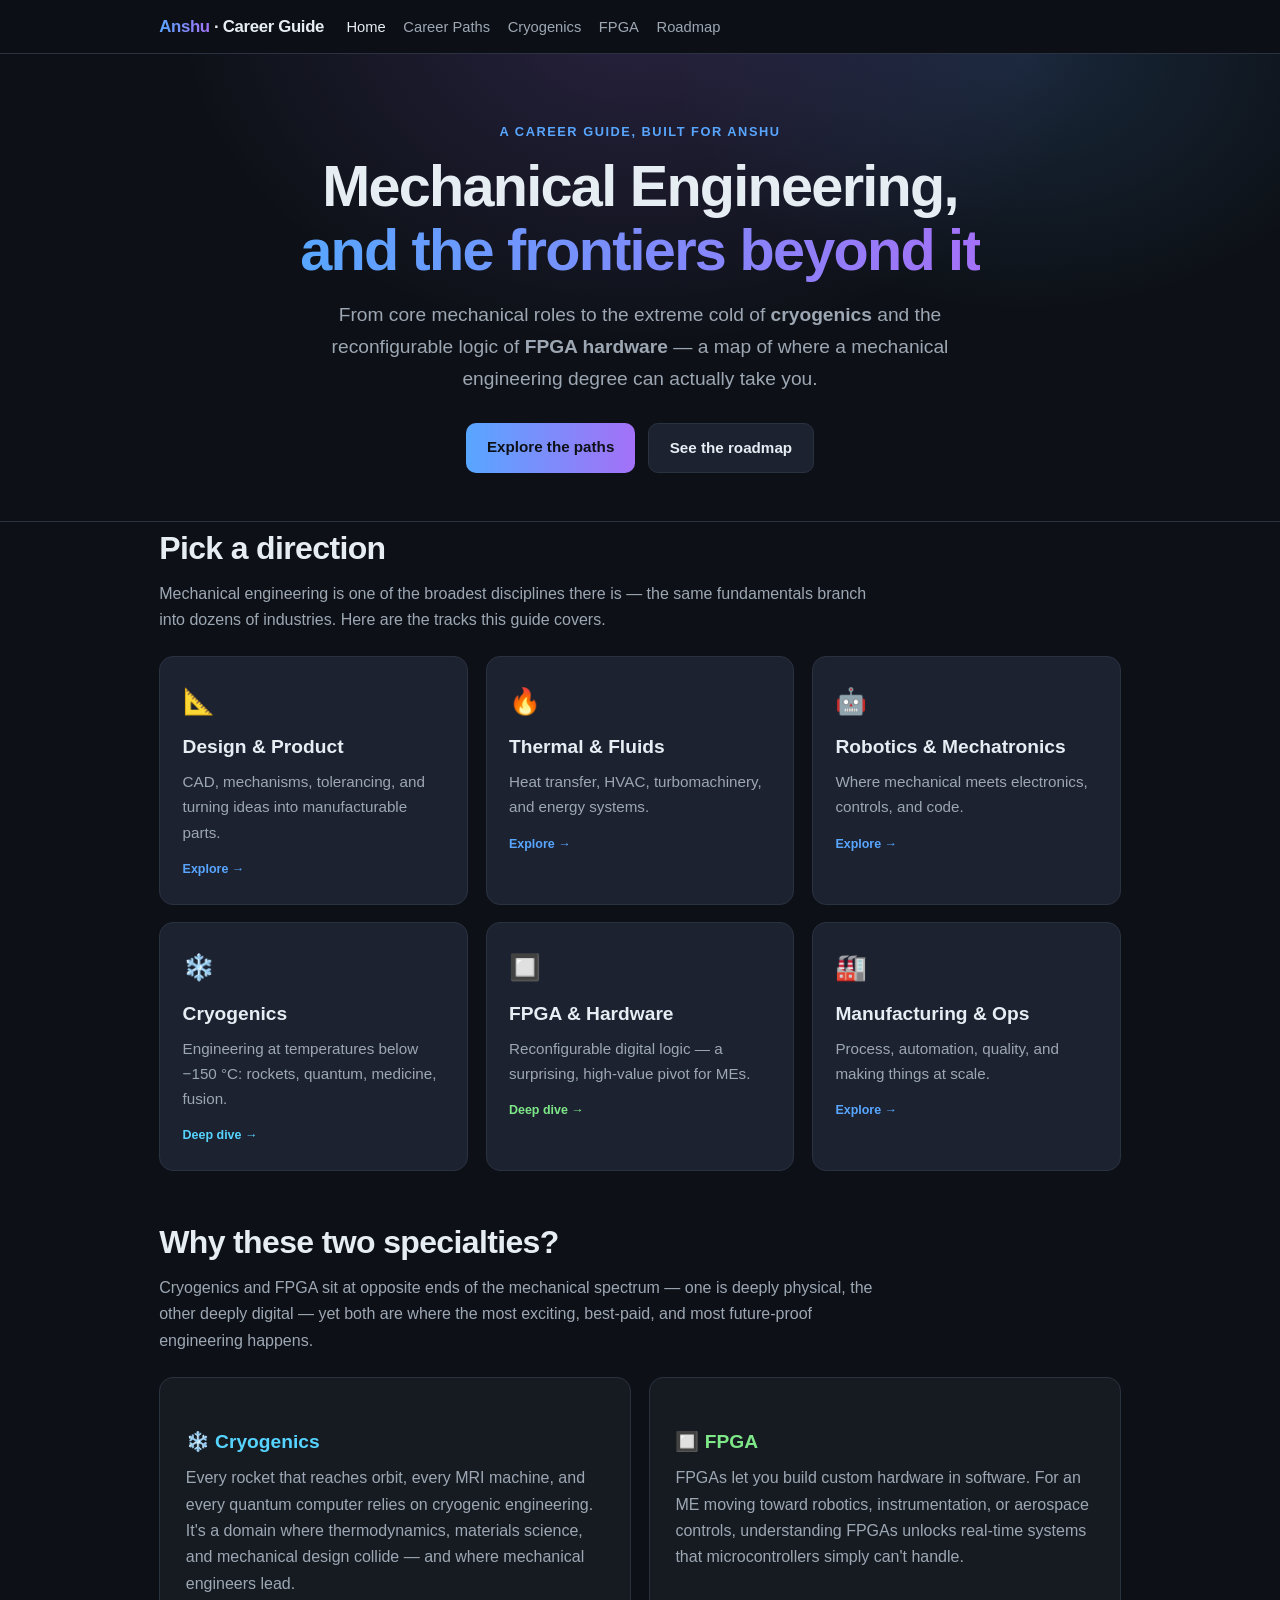
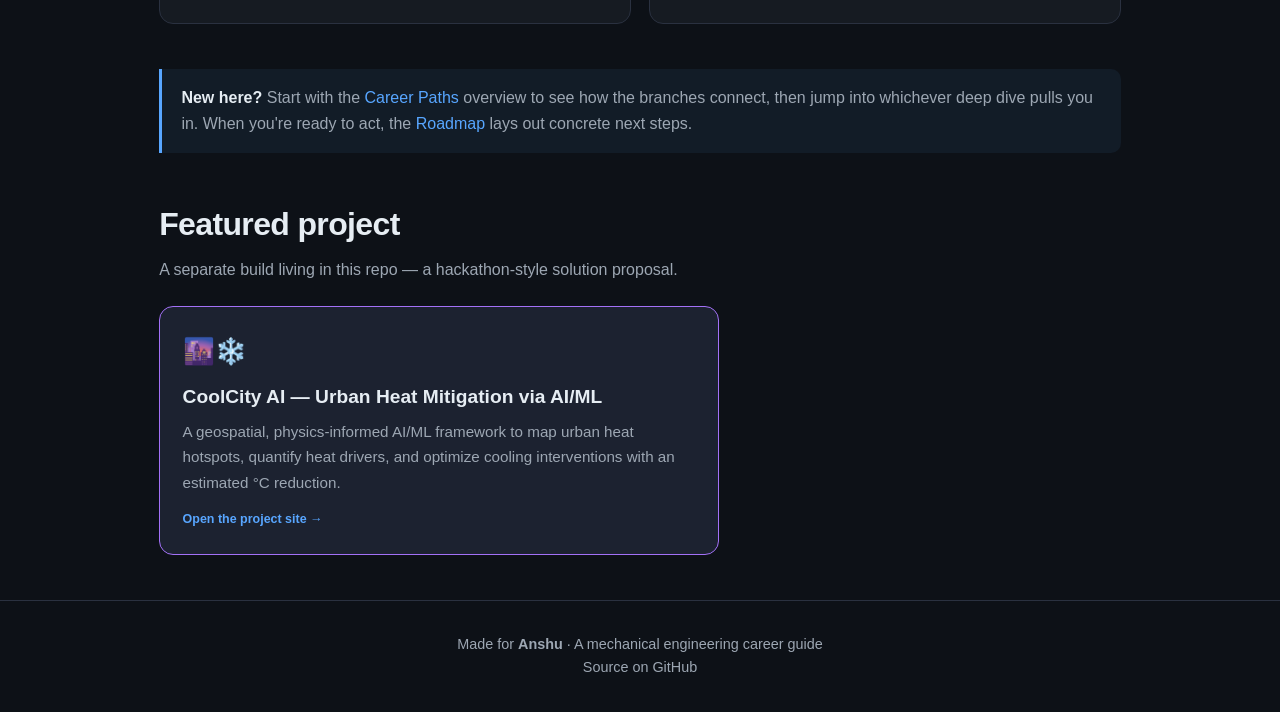
<file: index.html>
<!DOCTYPE html>
<html lang="en">
<head>
<meta charset="UTF-8">
<meta name="viewport" content="width=device-width, initial-scale=1.0">
<title>Anshu's Career Guide — Mechanical Engineering</title>
<meta name="description" content="A career guide for Anshu: mechanical engineering paths, with deep dives into cryogenics and FPGA / hardware engineering.">
<link rel="stylesheet" href="style.css">
</head>
<body>

<nav class="nav">
  <div class="nav-inner">
    <a class="brand" href="index.html"><span>Anshu</span> · Career Guide</a>
    <div class="nav-links">
      <a href="index.html" class="active">Home</a>
      <a href="paths.html">Career Paths</a>
      <a href="cryogenics.html">Cryogenics</a>
      <a href="fpga.html">FPGA</a>
      <a href="roadmap.html">Roadmap</a>
    </div>
  </div>
</nav>

<header class="hero">
  <div class="eyebrow">A career guide, built for Anshu</div>
  <h1>Mechanical Engineering,<br><span class="grad">and the frontiers beyond it</span></h1>
  <p>From core mechanical roles to the extreme cold of <b>cryogenics</b> and the reconfigurable logic of <b>FPGA hardware</b> — a map of where a mechanical engineering degree can actually take you.</p>
  <div class="cta">
    <a class="btn primary" href="paths.html">Explore the paths</a>
    <a class="btn ghost" href="roadmap.html">See the roadmap</a>
  </div>
</header>

<main class="wrap">

  <section>
    <h2>Pick a direction</h2>
    <p class="lead">Mechanical engineering is one of the broadest disciplines there is — the same fundamentals branch into dozens of industries. Here are the tracks this guide covers.</p>
    <div class="grid">
      <a class="card" href="paths.html#design">
        <div class="ico">📐</div>
        <h3>Design & Product</h3>
        <p>CAD, mechanisms, tolerancing, and turning ideas into manufacturable parts.</p>
        <span class="tag">Explore →</span>
      </a>
      <a class="card" href="paths.html#thermal">
        <div class="ico">🔥</div>
        <h3>Thermal & Fluids</h3>
        <p>Heat transfer, HVAC, turbomachinery, and energy systems.</p>
        <span class="tag">Explore →</span>
      </a>
      <a class="card" href="paths.html#mechatronics">
        <div class="ico">🤖</div>
        <h3>Robotics & Mechatronics</h3>
        <p>Where mechanical meets electronics, controls, and code.</p>
        <span class="tag">Explore →</span>
      </a>
      <a class="card cryo" href="cryogenics.html">
        <div class="ico">❄️</div>
        <h3>Cryogenics</h3>
        <p>Engineering at temperatures below −150 °C: rockets, quantum, medicine, fusion.</p>
        <span class="tag">Deep dive →</span>
      </a>
      <a class="card fpga" href="fpga.html">
        <div class="ico">🔲</div>
        <h3>FPGA & Hardware</h3>
        <p>Reconfigurable digital logic — a surprising, high-value pivot for MEs.</p>
        <span class="tag">Deep dive →</span>
      </a>
      <a class="card" href="paths.html#manufacturing">
        <div class="ico">🏭</div>
        <h3>Manufacturing & Ops</h3>
        <p>Process, automation, quality, and making things at scale.</p>
        <span class="tag">Explore →</span>
      </a>
    </div>
  </section>

  <section>
    <h2>Why these two specialties?</h2>
    <p class="lead">Cryogenics and FPGA sit at opposite ends of the mechanical spectrum — one is deeply physical, the other deeply digital — yet both are where the most exciting, best-paid, and most future-proof engineering happens.</p>
    <div class="grid">
      <div class="panel">
        <h3 style="color:var(--cryo)">❄️ Cryogenics</h3>
        <p style="color:var(--text-dim)">Every rocket that reaches orbit, every MRI machine, and every quantum computer relies on cryogenic engineering. It's a domain where thermodynamics, materials science, and mechanical design collide — and where mechanical engineers lead.</p>
      </div>
      <div class="panel">
        <h3 style="color:var(--fpga)">🔲 FPGA</h3>
        <p style="color:var(--text-dim)">FPGAs let you build custom hardware in software. For an ME moving toward robotics, instrumentation, or aerospace controls, understanding FPGAs unlocks real-time systems that microcontrollers simply can't handle.</p>
      </div>
    </div>
  </section>

  <section>
    <div class="callout">
      <b>New here?</b> Start with the <a href="paths.html">Career Paths</a> overview to see how the branches connect, then jump into whichever deep dive pulls you in. When you're ready to act, the <a href="roadmap.html">Roadmap</a> lays out concrete next steps.
    </div>
  </section>

  <section>
    <h2>Featured project</h2>
    <p class="lead">A separate build living in this repo — a hackathon-style solution proposal.</p>
    <a class="card" href="coolcity/index.html" style="max-width:560px;border-color:var(--accent-2)">
      <div class="ico">🌆❄️</div>
      <h3>CoolCity AI — Urban Heat Mitigation via AI/ML</h3>
      <p>A geospatial, physics-informed AI/ML framework to map urban heat hotspots, quantify heat drivers, and optimize cooling interventions with an estimated °C reduction.</p>
      <span class="tag">Open the project site →</span>
    </a>
  </section>

</main>

<footer>
  Made for <b>Anshu</b> · A mechanical engineering career guide<br>
  <a href="https://github.com/Chirayu18/anshu">Source on GitHub</a>
</footer>

</body>
</html>
</file>
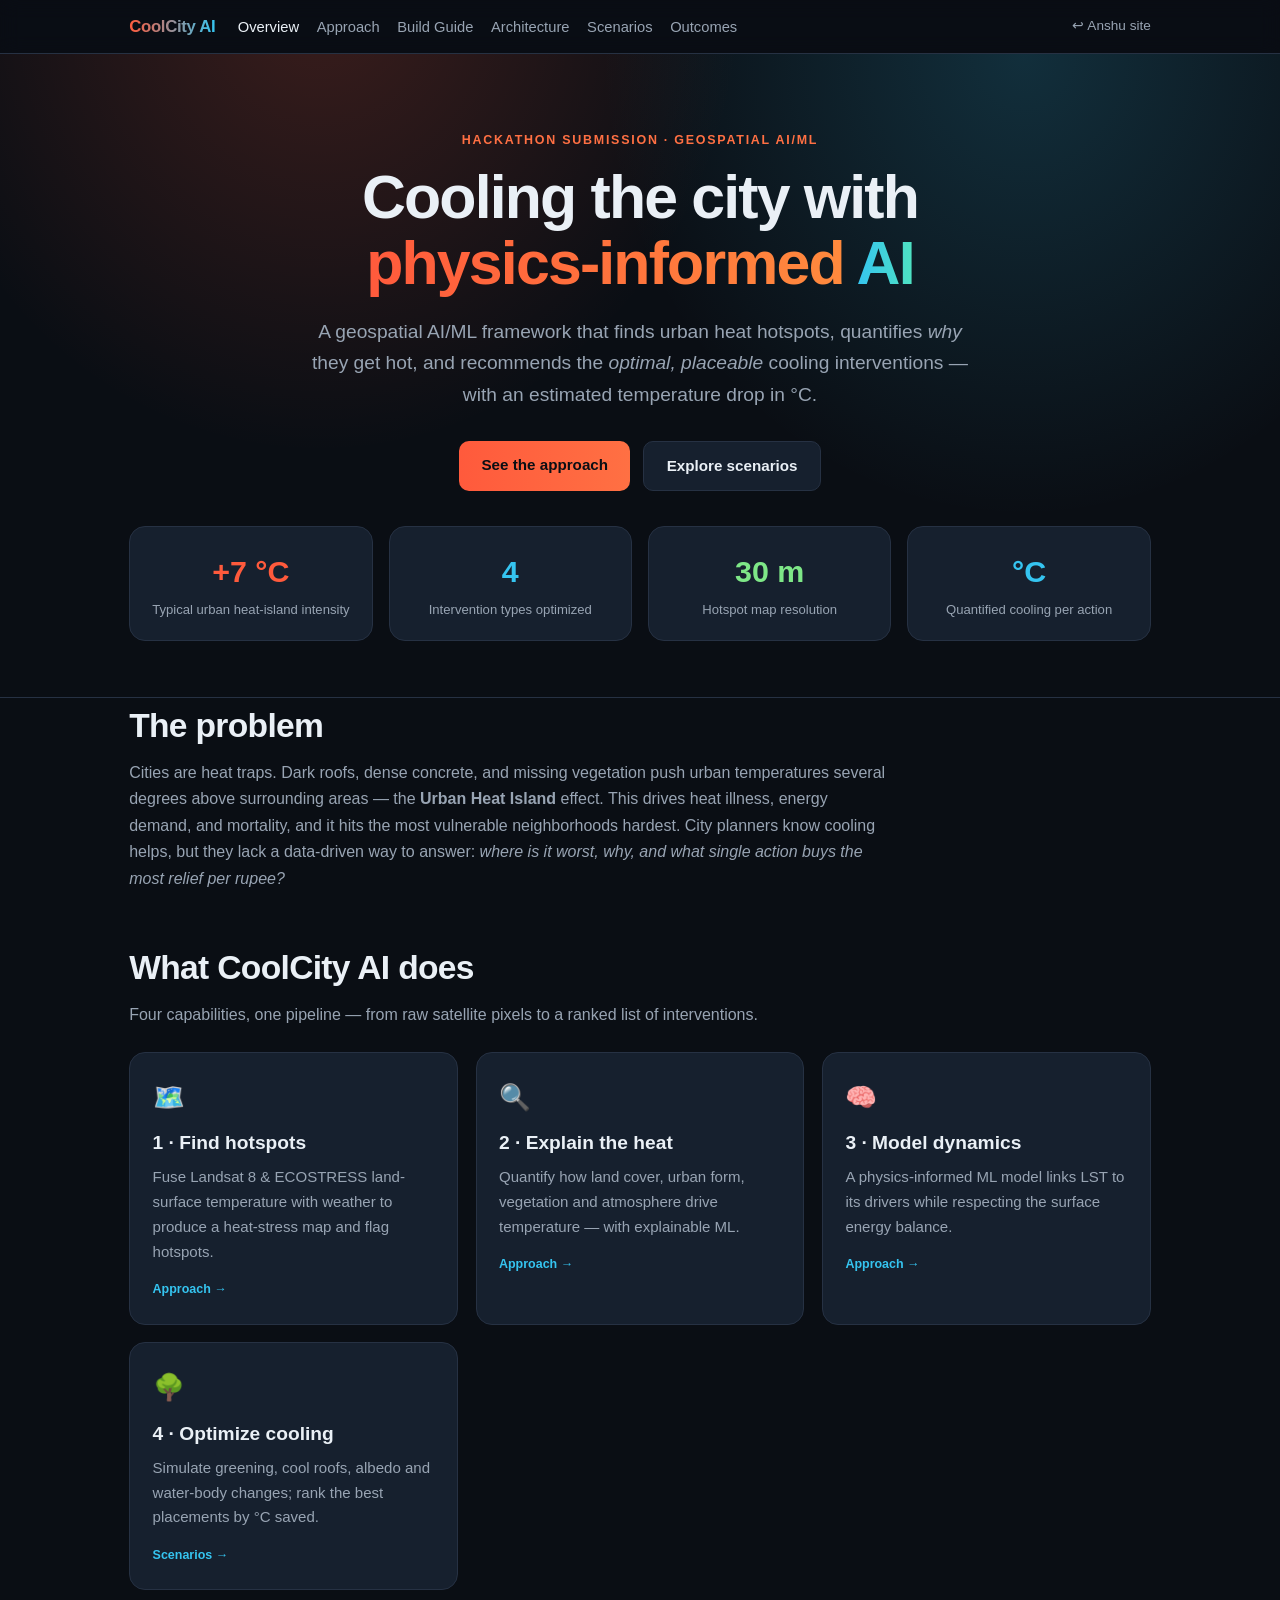
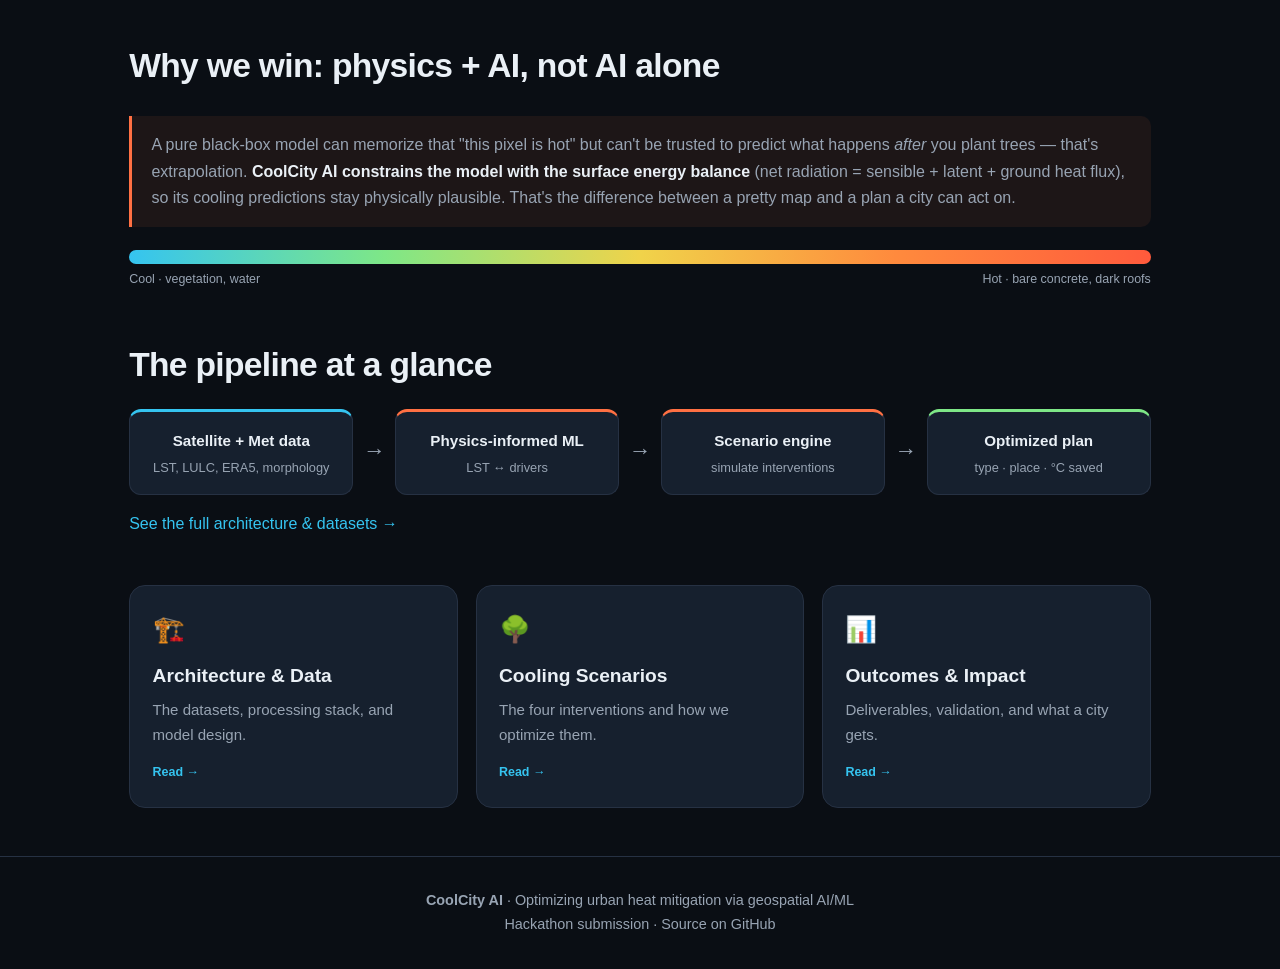
<file: coolcity/index.html>
<!DOCTYPE html>
<html lang="en">
<head>
<meta charset="UTF-8">
<meta name="viewport" content="width=device-width, initial-scale=1.0">
<title>CoolCity AI — Urban Heat Mitigation with AI/ML</title>
<meta name="description" content="A geospatial, physics-informed AI/ML system to map urban heat hotspots, quantify heat drivers, and optimize cooling interventions.">
<link rel="stylesheet" href="style.css">
</head>
<body>

<nav class="nav">
  <div class="nav-inner">
    <a class="brand" href="index.html"><span>CoolCity AI</span></a>
    <div class="nav-links">
      <a href="index.html" class="active">Overview</a>
      <a href="approach.html">Approach</a>
      <a href="howto.html">Build Guide</a>
      <a href="architecture.html">Architecture</a>
      <a href="scenarios.html">Scenarios</a>
      <a href="outcomes.html">Outcomes</a>
    </div>
    <a class="home-link" href="../index.html">↩ Anshu site</a>
  </div>
</nav>

<header class="hero">
  <div class="eyebrow">Hackathon Submission · Geospatial AI/ML</div>
  <h1>Cooling the city with<br><span class="grad-hot">physics-informed</span> <span class="grad-cool">AI</span></h1>
  <p>A geospatial AI/ML framework that finds urban heat hotspots, quantifies <em>why</em> they get hot, and recommends the <em>optimal, placeable</em> cooling interventions — with an estimated temperature drop in °C.</p>
  <div class="cta">
    <a class="btn primary" href="approach.html">See the approach</a>
    <a class="btn ghost" href="scenarios.html">Explore scenarios</a>
  </div>
  <div class="wrap">
    <div class="stats">
      <div class="stat"><div class="n hot">+7 °C</div><div class="l">Typical urban heat-island intensity</div></div>
      <div class="stat"><div class="n cool">4</div><div class="l">Intervention types optimized</div></div>
      <div class="stat"><div class="n green">30 m</div><div class="l">Hotspot map resolution</div></div>
      <div class="stat"><div class="n cool">°C</div><div class="l">Quantified cooling per action</div></div>
    </div>
  </div>
</header>

<main class="wrap">

  <section>
    <h2>The problem</h2>
    <p class="lead">Cities are heat traps. Dark roofs, dense concrete, and missing vegetation push urban temperatures several degrees above surrounding areas — the <b>Urban Heat Island</b> effect. This drives heat illness, energy demand, and mortality, and it hits the most vulnerable neighborhoods hardest. City planners know cooling helps, but they lack a data-driven way to answer: <em>where is it worst, why, and what single action buys the most relief per rupee?</em></p>
  </section>

  <section>
    <h2>What CoolCity AI does</h2>
    <p class="lead">Four capabilities, one pipeline — from raw satellite pixels to a ranked list of interventions.</p>
    <div class="grid">
      <a class="card" href="approach.html#hotspots">
        <div class="ico">🗺️</div>
        <h3>1 · Find hotspots</h3>
        <p>Fuse Landsat 8 & ECOSTRESS land-surface temperature with weather to produce a heat-stress map and flag hotspots.</p>
        <span class="tag">Approach →</span>
      </a>
      <a class="card" href="approach.html#drivers">
        <div class="ico">🔍</div>
        <h3>2 · Explain the heat</h3>
        <p>Quantify how land cover, urban form, vegetation and atmosphere drive temperature — with explainable ML.</p>
        <span class="tag">Approach →</span>
      </a>
      <a class="card" href="approach.html#model">
        <div class="ico">🧠</div>
        <h3>3 · Model dynamics</h3>
        <p>A physics-informed ML model links LST to its drivers while respecting the surface energy balance.</p>
        <span class="tag">Approach →</span>
      </a>
      <a class="card" href="scenarios.html">
        <div class="ico">🌳</div>
        <h3>4 · Optimize cooling</h3>
        <p>Simulate greening, cool roofs, albedo and water-body changes; rank the best placements by °C saved.</p>
        <span class="tag">Scenarios →</span>
      </a>
    </div>
  </section>

  <section>
    <h2>Why we win: physics + AI, not AI alone</h2>
    <div class="callout">
      A pure black-box model can memorize that "this pixel is hot" but can't be trusted to predict what happens <em>after</em> you plant trees — that's extrapolation. <b>CoolCity AI constrains the model with the surface energy balance</b> (net radiation = sensible + latent + ground heat flux), so its cooling predictions stay physically plausible. That's the difference between a pretty map and a plan a city can act on.
    </div>
    <div class="heatbar"></div>
    <div class="heatbar-labels"><span>Cool ·  vegetation, water</span><span>Hot · bare concrete, dark roofs</span></div>
  </section>

  <section>
    <h2>The pipeline at a glance</h2>
    <div class="flow">
      <div class="node stage-in"><div class="t">Satellite + Met data</div><div class="s">LST, LULC, ERA5, morphology</div></div>
      <div class="arrow">→</div>
      <div class="node stage-ml"><div class="t">Physics-informed ML</div><div class="s">LST ↔ drivers</div></div>
      <div class="arrow">→</div>
      <div class="node stage-ml"><div class="t">Scenario engine</div><div class="s">simulate interventions</div></div>
      <div class="arrow">→</div>
      <div class="node stage-out"><div class="t">Optimized plan</div><div class="s">type · place · °C saved</div></div>
    </div>
    <p style="margin-top:1rem"><a href="architecture.html">See the full architecture & datasets →</a></p>
  </section>

  <section>
    <div class="grid">
      <a class="card" href="architecture.html"><div class="ico">🏗️</div><h3>Architecture & Data</h3><p>The datasets, processing stack, and model design.</p><span class="tag">Read →</span></a>
      <a class="card" href="scenarios.html"><div class="ico">🌳</div><h3>Cooling Scenarios</h3><p>The four interventions and how we optimize them.</p><span class="tag">Read →</span></a>
      <a class="card" href="outcomes.html"><div class="ico">📊</div><h3>Outcomes & Impact</h3><p>Deliverables, validation, and what a city gets.</p><span class="tag">Read →</span></a>
    </div>
  </section>

</main>

<footer>
  <b>CoolCity AI</b> · Optimizing urban heat mitigation via geospatial AI/ML<br>
  Hackathon submission · <a href="https://github.com/Chirayu18/anshu">Source on GitHub</a>
</footer>

</body>
</html>
</file>
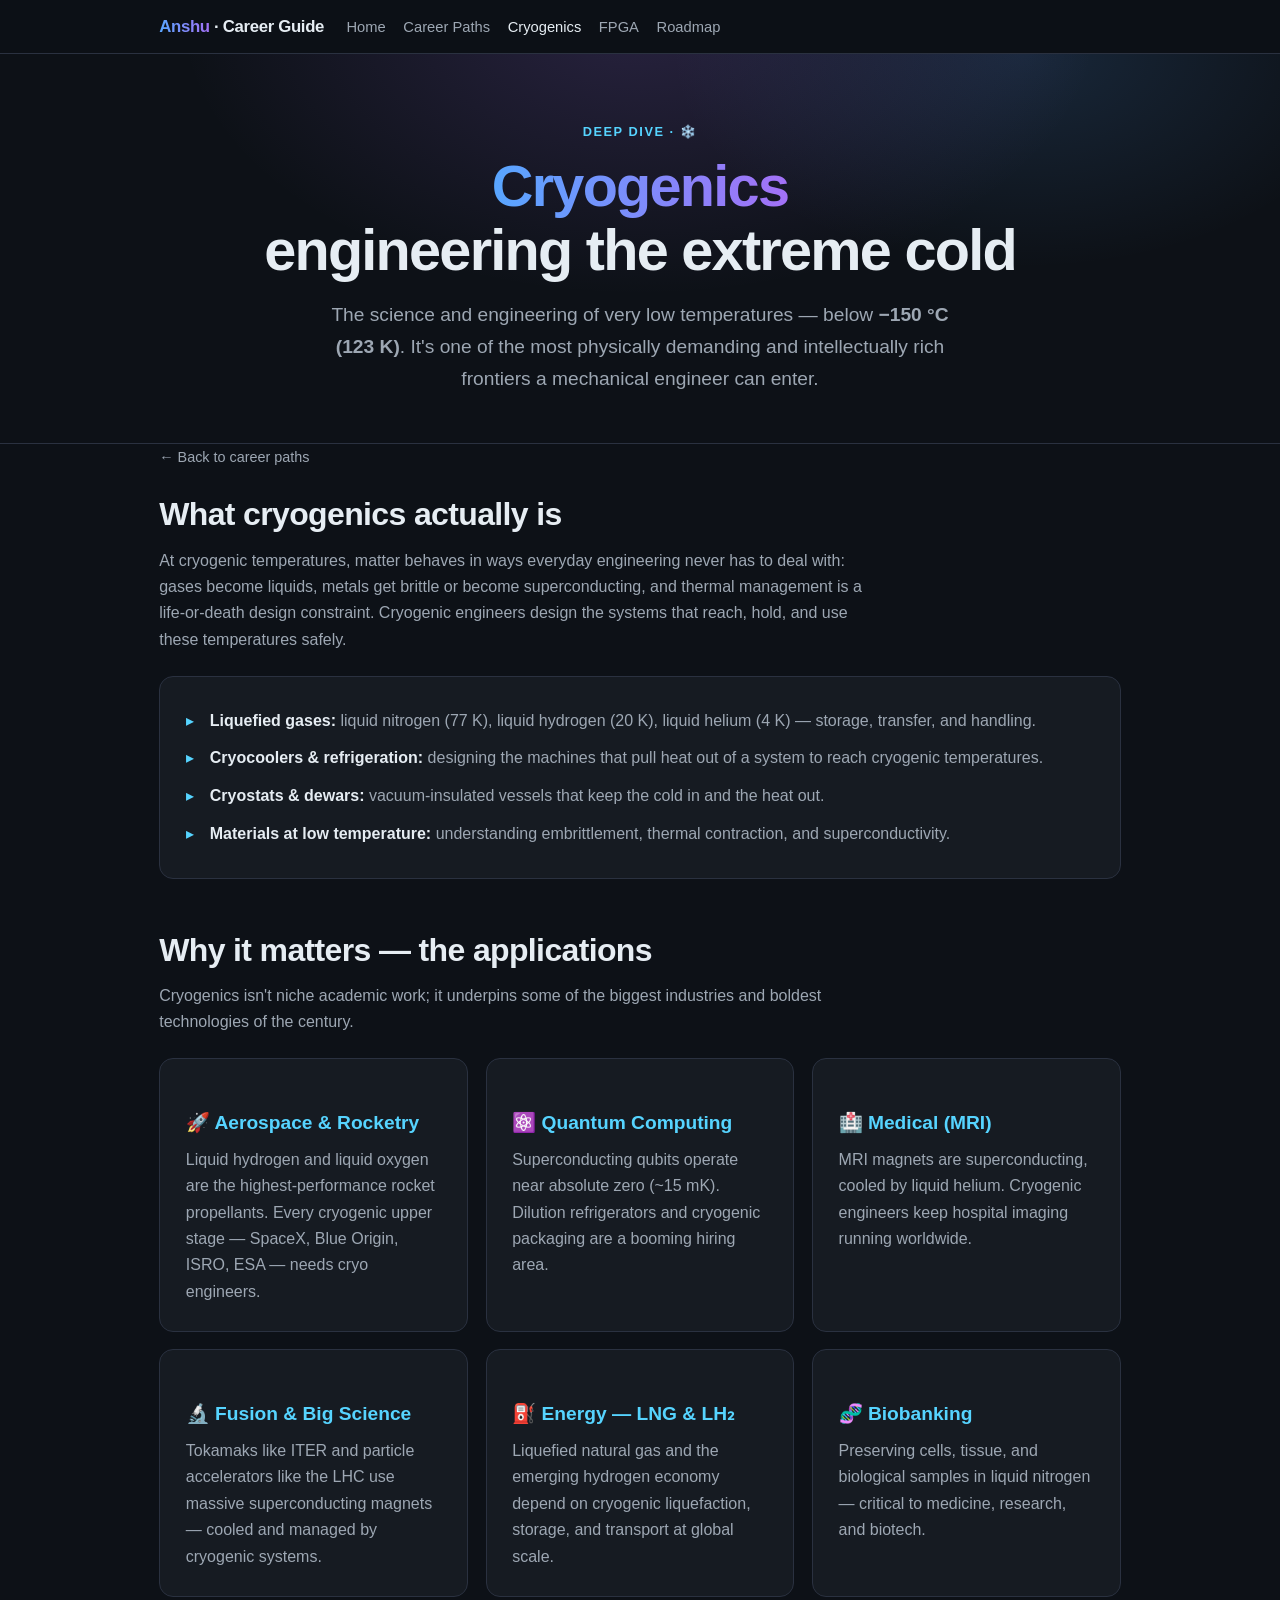
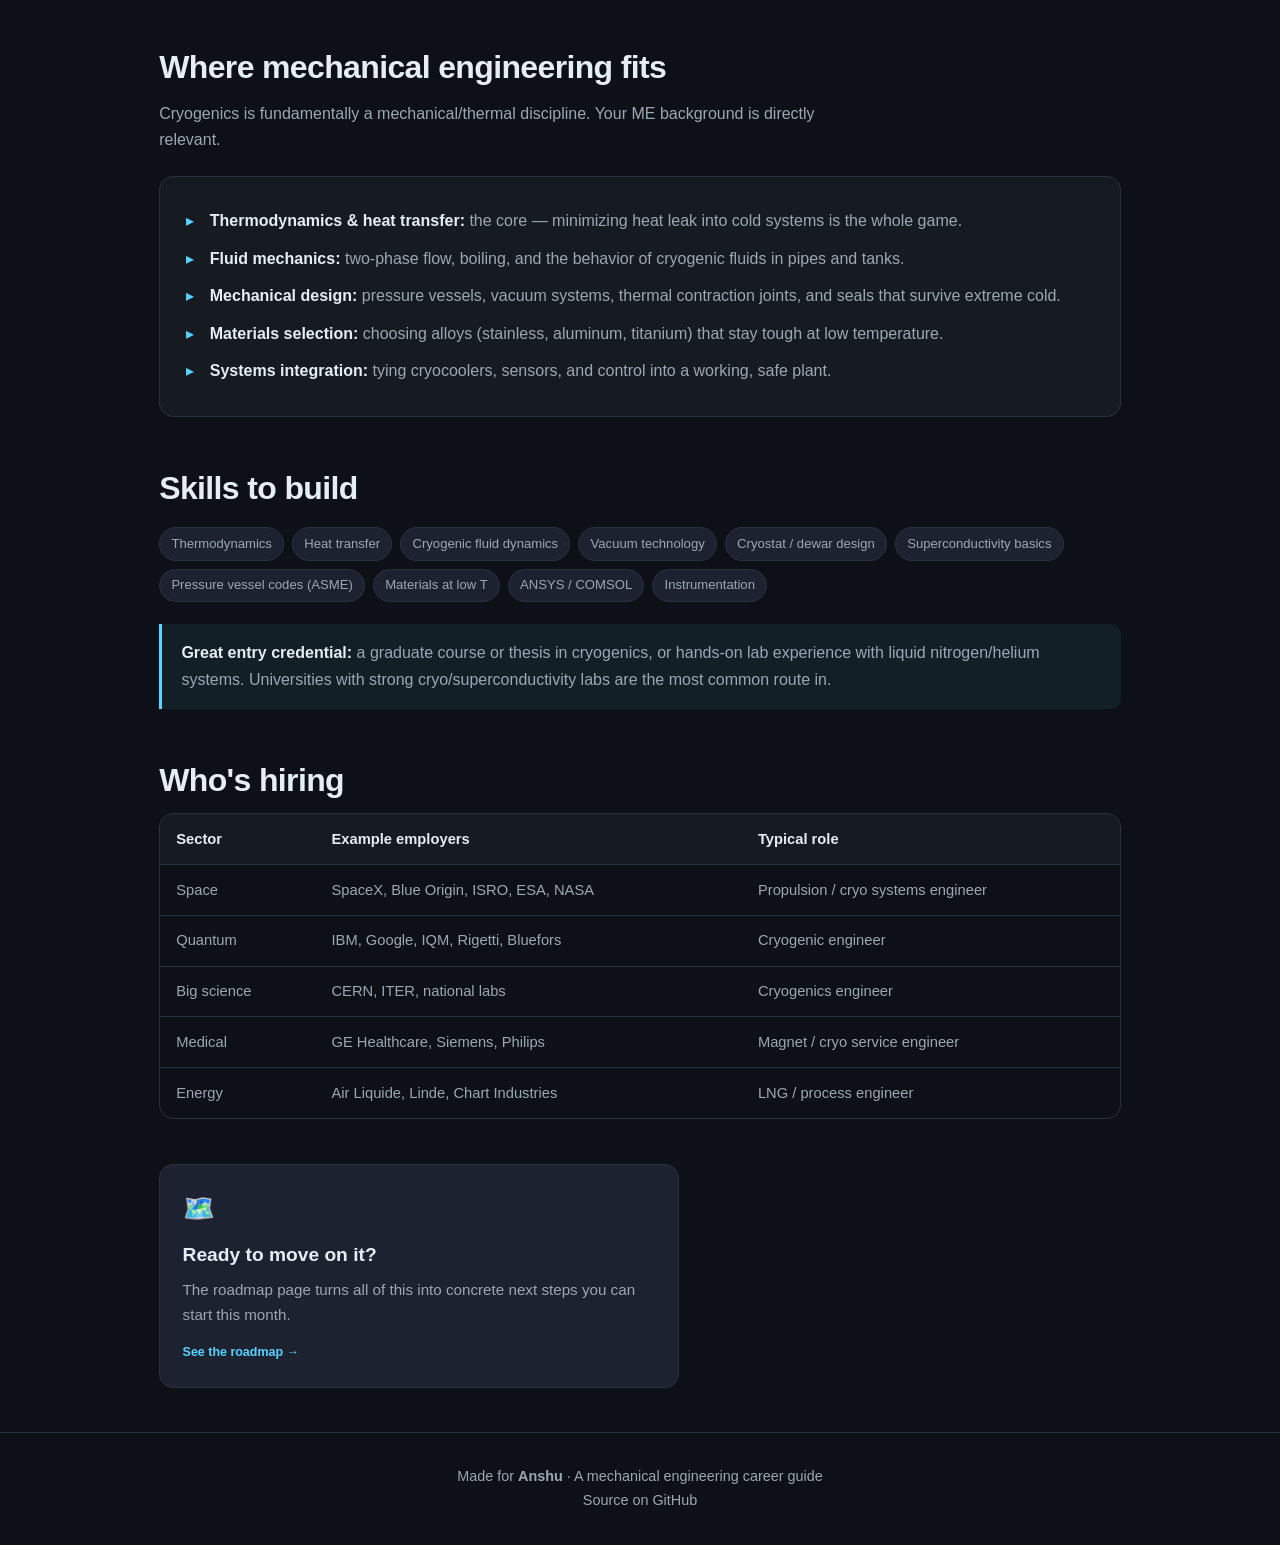
<file: cryogenics.html>
<!DOCTYPE html>
<html lang="en">
<head>
<meta charset="UTF-8">
<meta name="viewport" content="width=device-width, initial-scale=1.0">
<title>Cryogenics — Anshu's Career Guide</title>
<meta name="description" content="A deep dive into cryogenic engineering as a career for mechanical engineers: applications, skills, industries, and how to get in.">
<link rel="stylesheet" href="style.css">
</head>
<body>

<nav class="nav">
  <div class="nav-inner">
    <a class="brand" href="index.html"><span>Anshu</span> · Career Guide</a>
    <div class="nav-links">
      <a href="index.html">Home</a>
      <a href="paths.html">Career Paths</a>
      <a href="cryogenics.html" class="active">Cryogenics</a>
      <a href="fpga.html">FPGA</a>
      <a href="roadmap.html">Roadmap</a>
    </div>
  </div>
</nav>

<header class="hero">
  <div class="eyebrow" style="color:var(--cryo)">Deep dive · ❄️</div>
  <h1><span class="grad">Cryogenics</span><br>engineering the extreme cold</h1>
  <p>The science and engineering of very low temperatures — below <b>−150 °C (123 K)</b>. It's one of the most physically demanding and intellectually rich frontiers a mechanical engineer can enter.</p>
</header>

<main class="wrap">

  <a class="backlink" href="paths.html">← Back to career paths</a>

  <section>
    <h2>What cryogenics actually is</h2>
    <p class="lead">At cryogenic temperatures, matter behaves in ways everyday engineering never has to deal with: gases become liquids, metals get brittle or become superconducting, and thermal management is a life-or-death design constraint. Cryogenic engineers design the systems that reach, hold, and use these temperatures safely.</p>
    <div class="panel">
      <ul class="clean cryo">
        <li><b>Liquefied gases:</b> liquid nitrogen (77 K), liquid hydrogen (20 K), liquid helium (4 K) — storage, transfer, and handling.</li>
        <li><b>Cryocoolers & refrigeration:</b> designing the machines that pull heat out of a system to reach cryogenic temperatures.</li>
        <li><b>Cryostats & dewars:</b> vacuum-insulated vessels that keep the cold in and the heat out.</li>
        <li><b>Materials at low temperature:</b> understanding embrittlement, thermal contraction, and superconductivity.</li>
      </ul>
    </div>
  </section>

  <section>
    <h2>Why it matters — the applications</h2>
    <p class="lead">Cryogenics isn't niche academic work; it underpins some of the biggest industries and boldest technologies of the century.</p>
    <div class="grid">
      <div class="panel">
        <h3 style="color:var(--cryo)">🚀 Aerospace & Rocketry</h3>
        <p style="color:var(--text-dim)">Liquid hydrogen and liquid oxygen are the highest-performance rocket propellants. Every cryogenic upper stage — SpaceX, Blue Origin, ISRO, ESA — needs cryo engineers.</p>
      </div>
      <div class="panel">
        <h3 style="color:var(--cryo)">⚛️ Quantum Computing</h3>
        <p style="color:var(--text-dim)">Superconducting qubits operate near absolute zero (~15 mK). Dilution refrigerators and cryogenic packaging are a booming hiring area.</p>
      </div>
      <div class="panel">
        <h3 style="color:var(--cryo)">🏥 Medical (MRI)</h3>
        <p style="color:var(--text-dim)">MRI magnets are superconducting, cooled by liquid helium. Cryogenic engineers keep hospital imaging running worldwide.</p>
      </div>
      <div class="panel">
        <h3 style="color:var(--cryo)">🔬 Fusion & Big Science</h3>
        <p style="color:var(--text-dim)">Tokamaks like ITER and particle accelerators like the LHC use massive superconducting magnets — cooled and managed by cryogenic systems.</p>
      </div>
      <div class="panel">
        <h3 style="color:var(--cryo)">⛽ Energy — LNG & LH₂</h3>
        <p style="color:var(--text-dim)">Liquefied natural gas and the emerging hydrogen economy depend on cryogenic liquefaction, storage, and transport at global scale.</p>
      </div>
      <div class="panel">
        <h3 style="color:var(--cryo)">🧬 Biobanking</h3>
        <p style="color:var(--text-dim)">Preserving cells, tissue, and biological samples in liquid nitrogen — critical to medicine, research, and biotech.</p>
      </div>
    </div>
  </section>

  <section>
    <h2>Where mechanical engineering fits</h2>
    <p class="lead">Cryogenics is fundamentally a mechanical/thermal discipline. Your ME background is directly relevant.</p>
    <div class="panel">
      <ul class="clean cryo">
        <li><b>Thermodynamics & heat transfer:</b> the core — minimizing heat leak into cold systems is the whole game.</li>
        <li><b>Fluid mechanics:</b> two-phase flow, boiling, and the behavior of cryogenic fluids in pipes and tanks.</li>
        <li><b>Mechanical design:</b> pressure vessels, vacuum systems, thermal contraction joints, and seals that survive extreme cold.</li>
        <li><b>Materials selection:</b> choosing alloys (stainless, aluminum, titanium) that stay tough at low temperature.</li>
        <li><b>Systems integration:</b> tying cryocoolers, sensors, and control into a working, safe plant.</li>
      </ul>
    </div>
  </section>

  <section>
    <h2>Skills to build</h2>
    <div class="pills">
      <span class="pill">Thermodynamics</span>
      <span class="pill">Heat transfer</span>
      <span class="pill">Cryogenic fluid dynamics</span>
      <span class="pill">Vacuum technology</span>
      <span class="pill">Cryostat / dewar design</span>
      <span class="pill">Superconductivity basics</span>
      <span class="pill">Pressure vessel codes (ASME)</span>
      <span class="pill">Materials at low T</span>
      <span class="pill">ANSYS / COMSOL</span>
      <span class="pill">Instrumentation</span>
    </div>
    <div class="callout cryo">
      <b>Great entry credential:</b> a graduate course or thesis in cryogenics, or hands-on lab experience with liquid nitrogen/helium systems. Universities with strong cryo/superconductivity labs are the most common route in.
    </div>
  </section>

  <section>
    <h2>Who's hiring</h2>
    <div class="table-wrap">
      <table>
        <thead><tr><th>Sector</th><th>Example employers</th><th>Typical role</th></tr></thead>
        <tbody>
          <tr><td>Space</td><td>SpaceX, Blue Origin, ISRO, ESA, NASA</td><td>Propulsion / cryo systems engineer</td></tr>
          <tr><td>Quantum</td><td>IBM, Google, IQM, Rigetti, Bluefors</td><td>Cryogenic engineer</td></tr>
          <tr><td>Big science</td><td>CERN, ITER, national labs</td><td>Cryogenics engineer</td></tr>
          <tr><td>Medical</td><td>GE Healthcare, Siemens, Philips</td><td>Magnet / cryo service engineer</td></tr>
          <tr><td>Energy</td><td>Air Liquide, Linde, Chart Industries</td><td>LNG / process engineer</td></tr>
        </tbody>
      </table>
    </div>
  </section>

  <section>
    <a class="card cryo" href="roadmap.html" style="max-width:520px">
      <div class="ico">🗺️</div>
      <h3>Ready to move on it?</h3>
      <p>The roadmap page turns all of this into concrete next steps you can start this month.</p>
      <span class="tag">See the roadmap →</span>
    </a>
  </section>

</main>

<footer>
  Made for <b>Anshu</b> · A mechanical engineering career guide<br>
  <a href="https://github.com/Chirayu18/anshu">Source on GitHub</a>
</footer>

</body>
</html>
</file>
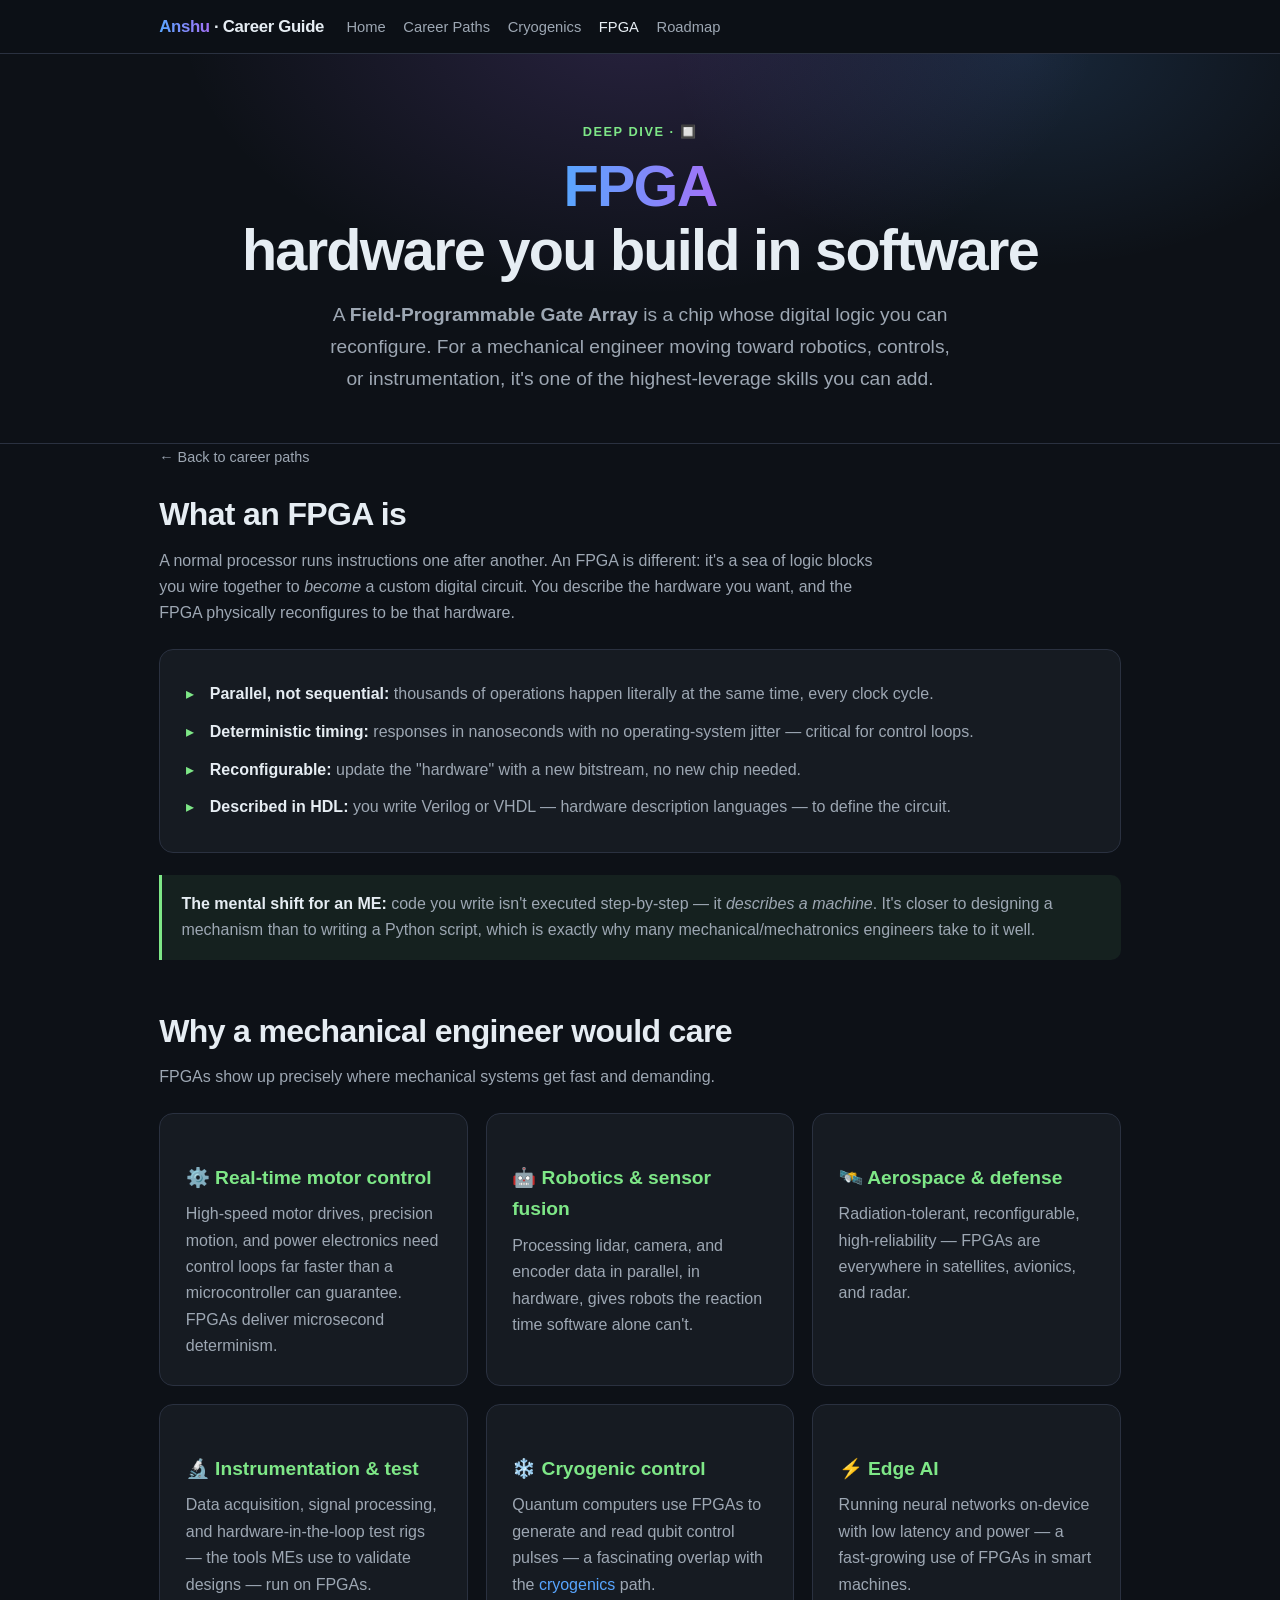
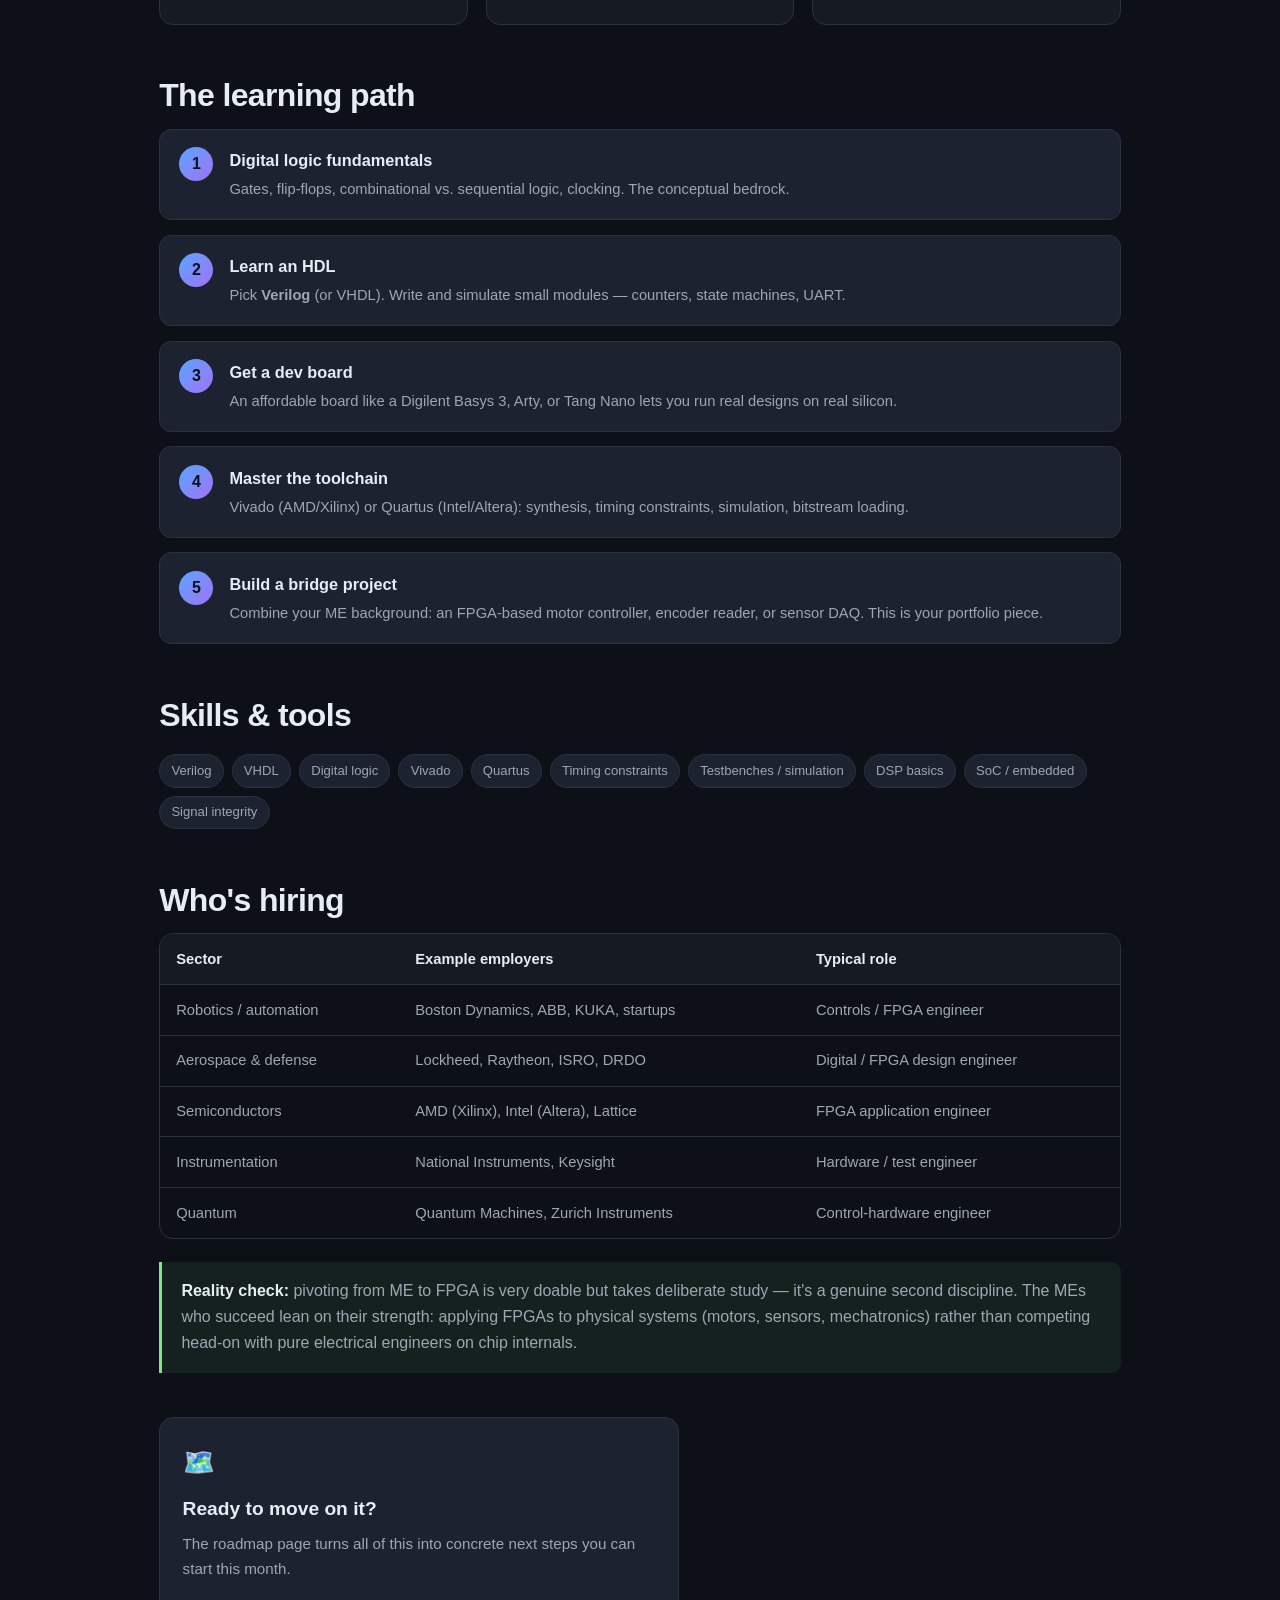
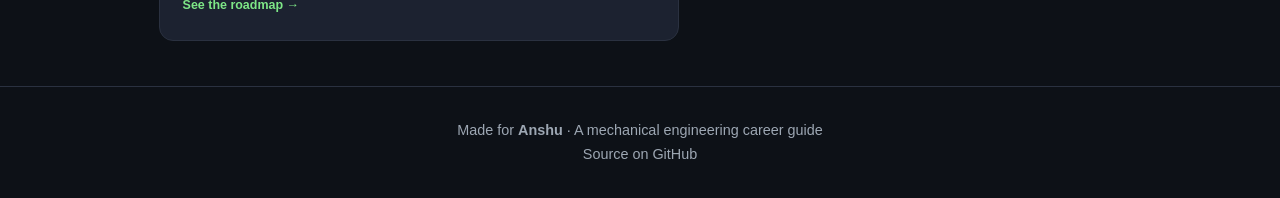
<file: fpga.html>
<!DOCTYPE html>
<html lang="en">
<head>
<meta charset="UTF-8">
<meta name="viewport" content="width=device-width, initial-scale=1.0">
<title>FPGA & Hardware — Anshu's Career Guide</title>
<meta name="description" content="A deep dive into FPGA and hardware engineering as a career pivot for mechanical engineers: what FPGAs are, why they matter, skills, and how to break in.">
<link rel="stylesheet" href="style.css">
</head>
<body>

<nav class="nav">
  <div class="nav-inner">
    <a class="brand" href="index.html"><span>Anshu</span> · Career Guide</a>
    <div class="nav-links">
      <a href="index.html">Home</a>
      <a href="paths.html">Career Paths</a>
      <a href="cryogenics.html">Cryogenics</a>
      <a href="fpga.html" class="active">FPGA</a>
      <a href="roadmap.html">Roadmap</a>
    </div>
  </div>
</nav>

<header class="hero">
  <div class="eyebrow" style="color:var(--fpga)">Deep dive · 🔲</div>
  <h1><span class="grad">FPGA</span><br>hardware you build in software</h1>
  <p>A <b>Field-Programmable Gate Array</b> is a chip whose digital logic you can reconfigure. For a mechanical engineer moving toward robotics, controls, or instrumentation, it's one of the highest-leverage skills you can add.</p>
</header>

<main class="wrap">

  <a class="backlink" href="paths.html">← Back to career paths</a>

  <section>
    <h2>What an FPGA is</h2>
    <p class="lead">A normal processor runs instructions one after another. An FPGA is different: it's a sea of logic blocks you wire together to <em>become</em> a custom digital circuit. You describe the hardware you want, and the FPGA physically reconfigures to be that hardware.</p>
    <div class="panel">
      <ul class="clean fpga">
        <li><b>Parallel, not sequential:</b> thousands of operations happen literally at the same time, every clock cycle.</li>
        <li><b>Deterministic timing:</b> responses in nanoseconds with no operating-system jitter — critical for control loops.</li>
        <li><b>Reconfigurable:</b> update the "hardware" with a new bitstream, no new chip needed.</li>
        <li><b>Described in HDL:</b> you write Verilog or VHDL — hardware description languages — to define the circuit.</li>
      </ul>
    </div>
    <div class="callout fpga">
      <b>The mental shift for an ME:</b> code you write isn't executed step-by-step — it <em>describes a machine</em>. It's closer to designing a mechanism than to writing a Python script, which is exactly why many mechanical/mechatronics engineers take to it well.
    </div>
  </section>

  <section>
    <h2>Why a mechanical engineer would care</h2>
    <p class="lead">FPGAs show up precisely where mechanical systems get fast and demanding.</p>
    <div class="grid">
      <div class="panel">
        <h3 style="color:var(--fpga)">⚙️ Real-time motor control</h3>
        <p style="color:var(--text-dim)">High-speed motor drives, precision motion, and power electronics need control loops far faster than a microcontroller can guarantee. FPGAs deliver microsecond determinism.</p>
      </div>
      <div class="panel">
        <h3 style="color:var(--fpga)">🤖 Robotics & sensor fusion</h3>
        <p style="color:var(--text-dim)">Processing lidar, camera, and encoder data in parallel, in hardware, gives robots the reaction time software alone can't.</p>
      </div>
      <div class="panel">
        <h3 style="color:var(--fpga)">🛰️ Aerospace & defense</h3>
        <p style="color:var(--text-dim)">Radiation-tolerant, reconfigurable, high-reliability — FPGAs are everywhere in satellites, avionics, and radar.</p>
      </div>
      <div class="panel">
        <h3 style="color:var(--fpga)">🔬 Instrumentation & test</h3>
        <p style="color:var(--text-dim)">Data acquisition, signal processing, and hardware-in-the-loop test rigs — the tools MEs use to validate designs — run on FPGAs.</p>
      </div>
      <div class="panel">
        <h3 style="color:var(--fpga)">❄️ Cryogenic control</h3>
        <p style="color:var(--text-dim)">Quantum computers use FPGAs to generate and read qubit control pulses — a fascinating overlap with the <a href="cryogenics.html">cryogenics</a> path.</p>
      </div>
      <div class="panel">
        <h3 style="color:var(--fpga)">⚡ Edge AI</h3>
        <p style="color:var(--text-dim)">Running neural networks on-device with low latency and power — a fast-growing use of FPGAs in smart machines.</p>
      </div>
    </div>
  </section>

  <section>
    <h2>The learning path</h2>
    <div class="steps">
      <div class="step"><div class="num"></div><div>
        <h4>Digital logic fundamentals</h4>
        <p>Gates, flip-flops, combinational vs. sequential logic, clocking. The conceptual bedrock.</p>
      </div></div>
      <div class="step"><div class="num"></div><div>
        <h4>Learn an HDL</h4>
        <p>Pick <b>Verilog</b> (or VHDL). Write and simulate small modules — counters, state machines, UART.</p>
      </div></div>
      <div class="step"><div class="num"></div><div>
        <h4>Get a dev board</h4>
        <p>An affordable board like a Digilent Basys 3, Arty, or Tang Nano lets you run real designs on real silicon.</p>
      </div></div>
      <div class="step"><div class="num"></div><div>
        <h4>Master the toolchain</h4>
        <p>Vivado (AMD/Xilinx) or Quartus (Intel/Altera): synthesis, timing constraints, simulation, bitstream loading.</p>
      </div></div>
      <div class="step"><div class="num"></div><div>
        <h4>Build a bridge project</h4>
        <p>Combine your ME background: an FPGA-based motor controller, encoder reader, or sensor DAQ. This is your portfolio piece.</p>
      </div></div>
    </div>
  </section>

  <section>
    <h2>Skills & tools</h2>
    <div class="pills">
      <span class="pill">Verilog</span>
      <span class="pill">VHDL</span>
      <span class="pill">Digital logic</span>
      <span class="pill">Vivado</span>
      <span class="pill">Quartus</span>
      <span class="pill">Timing constraints</span>
      <span class="pill">Testbenches / simulation</span>
      <span class="pill">DSP basics</span>
      <span class="pill">SoC / embedded</span>
      <span class="pill">Signal integrity</span>
    </div>
  </section>

  <section>
    <h2>Who's hiring</h2>
    <div class="table-wrap">
      <table>
        <thead><tr><th>Sector</th><th>Example employers</th><th>Typical role</th></tr></thead>
        <tbody>
          <tr><td>Robotics / automation</td><td>Boston Dynamics, ABB, KUKA, startups</td><td>Controls / FPGA engineer</td></tr>
          <tr><td>Aerospace & defense</td><td>Lockheed, Raytheon, ISRO, DRDO</td><td>Digital / FPGA design engineer</td></tr>
          <tr><td>Semiconductors</td><td>AMD (Xilinx), Intel (Altera), Lattice</td><td>FPGA application engineer</td></tr>
          <tr><td>Instrumentation</td><td>National Instruments, Keysight</td><td>Hardware / test engineer</td></tr>
          <tr><td>Quantum</td><td>Quantum Machines, Zurich Instruments</td><td>Control-hardware engineer</td></tr>
        </tbody>
      </table>
    </div>
    <div class="callout fpga">
      <b>Reality check:</b> pivoting from ME to FPGA is very doable but takes deliberate study — it's a genuine second discipline. The MEs who succeed lean on their strength: applying FPGAs to physical systems (motors, sensors, mechatronics) rather than competing head-on with pure electrical engineers on chip internals.
    </div>
  </section>

  <section>
    <a class="card fpga" href="roadmap.html" style="max-width:520px">
      <div class="ico">🗺️</div>
      <h3>Ready to move on it?</h3>
      <p>The roadmap page turns all of this into concrete next steps you can start this month.</p>
      <span class="tag">See the roadmap →</span>
    </a>
  </section>

</main>

<footer>
  Made for <b>Anshu</b> · A mechanical engineering career guide<br>
  <a href="https://github.com/Chirayu18/anshu">Source on GitHub</a>
</footer>

</body>
</html>
</file>
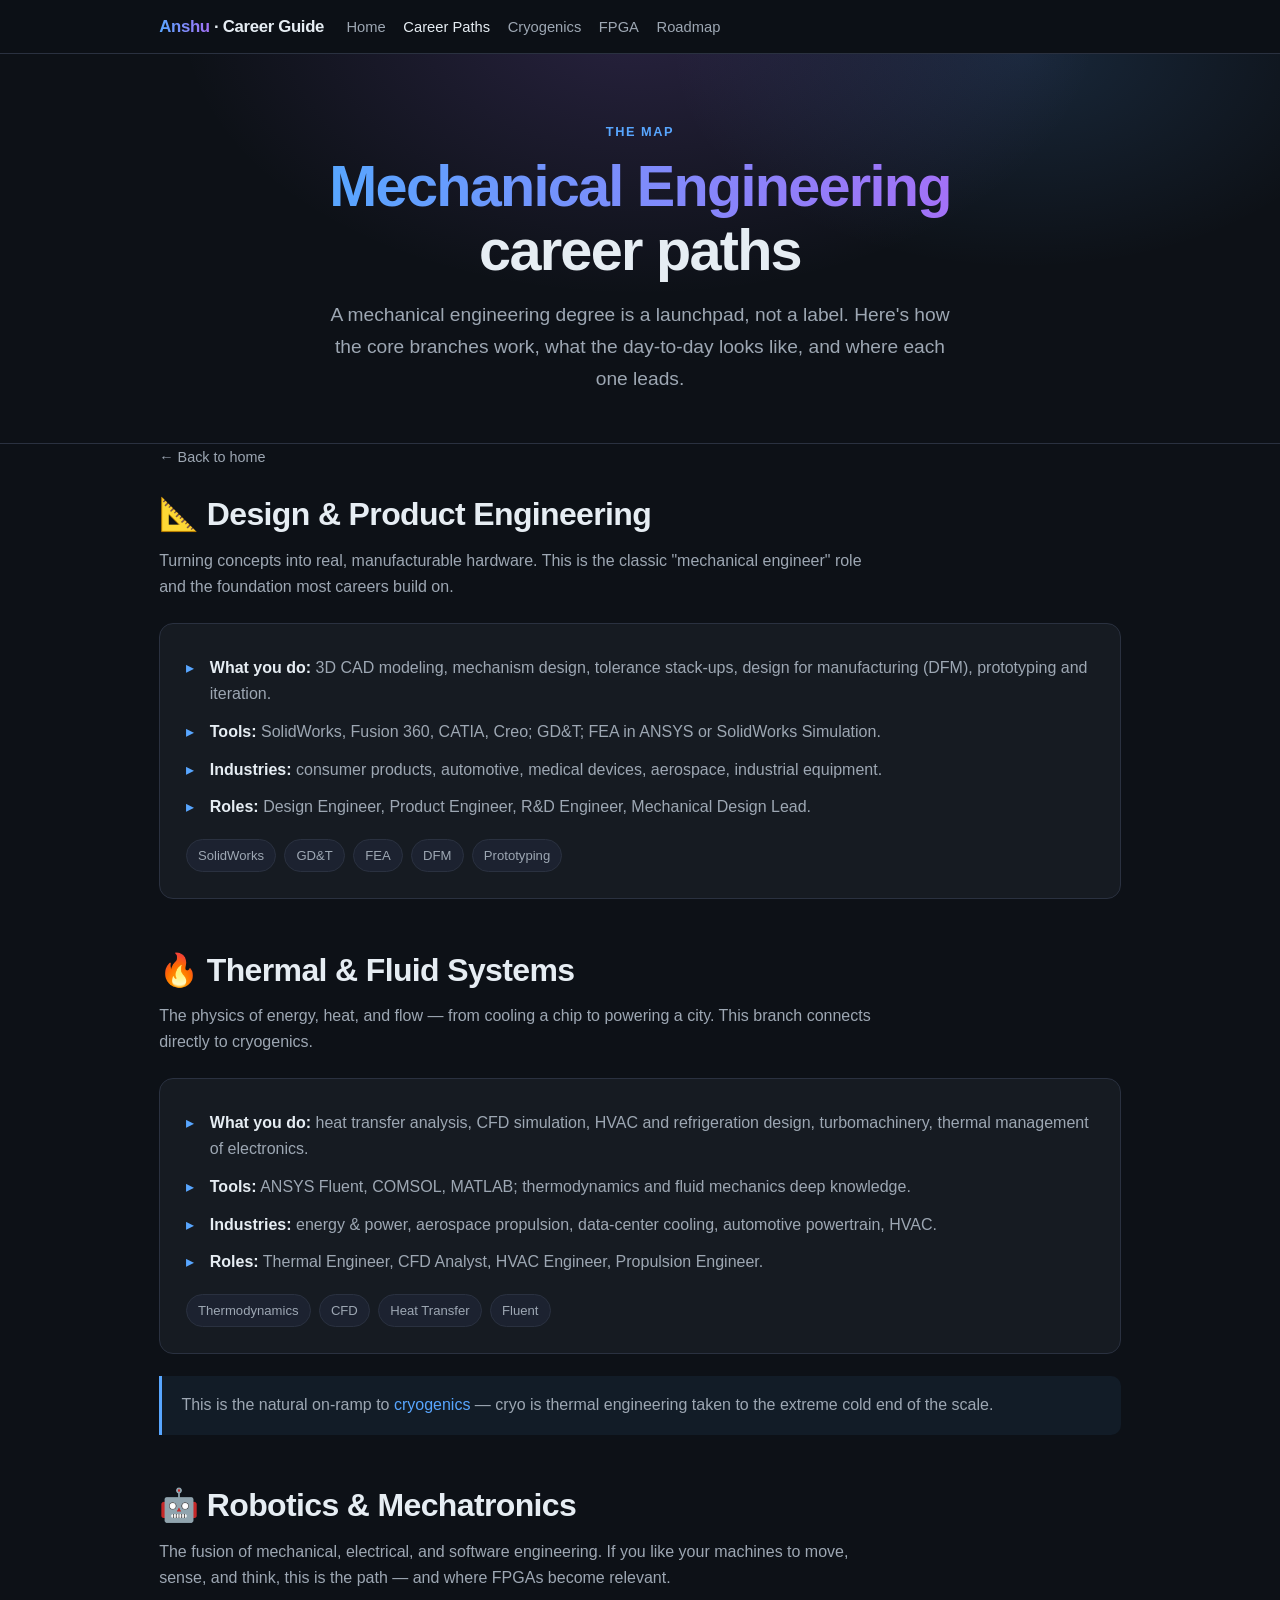
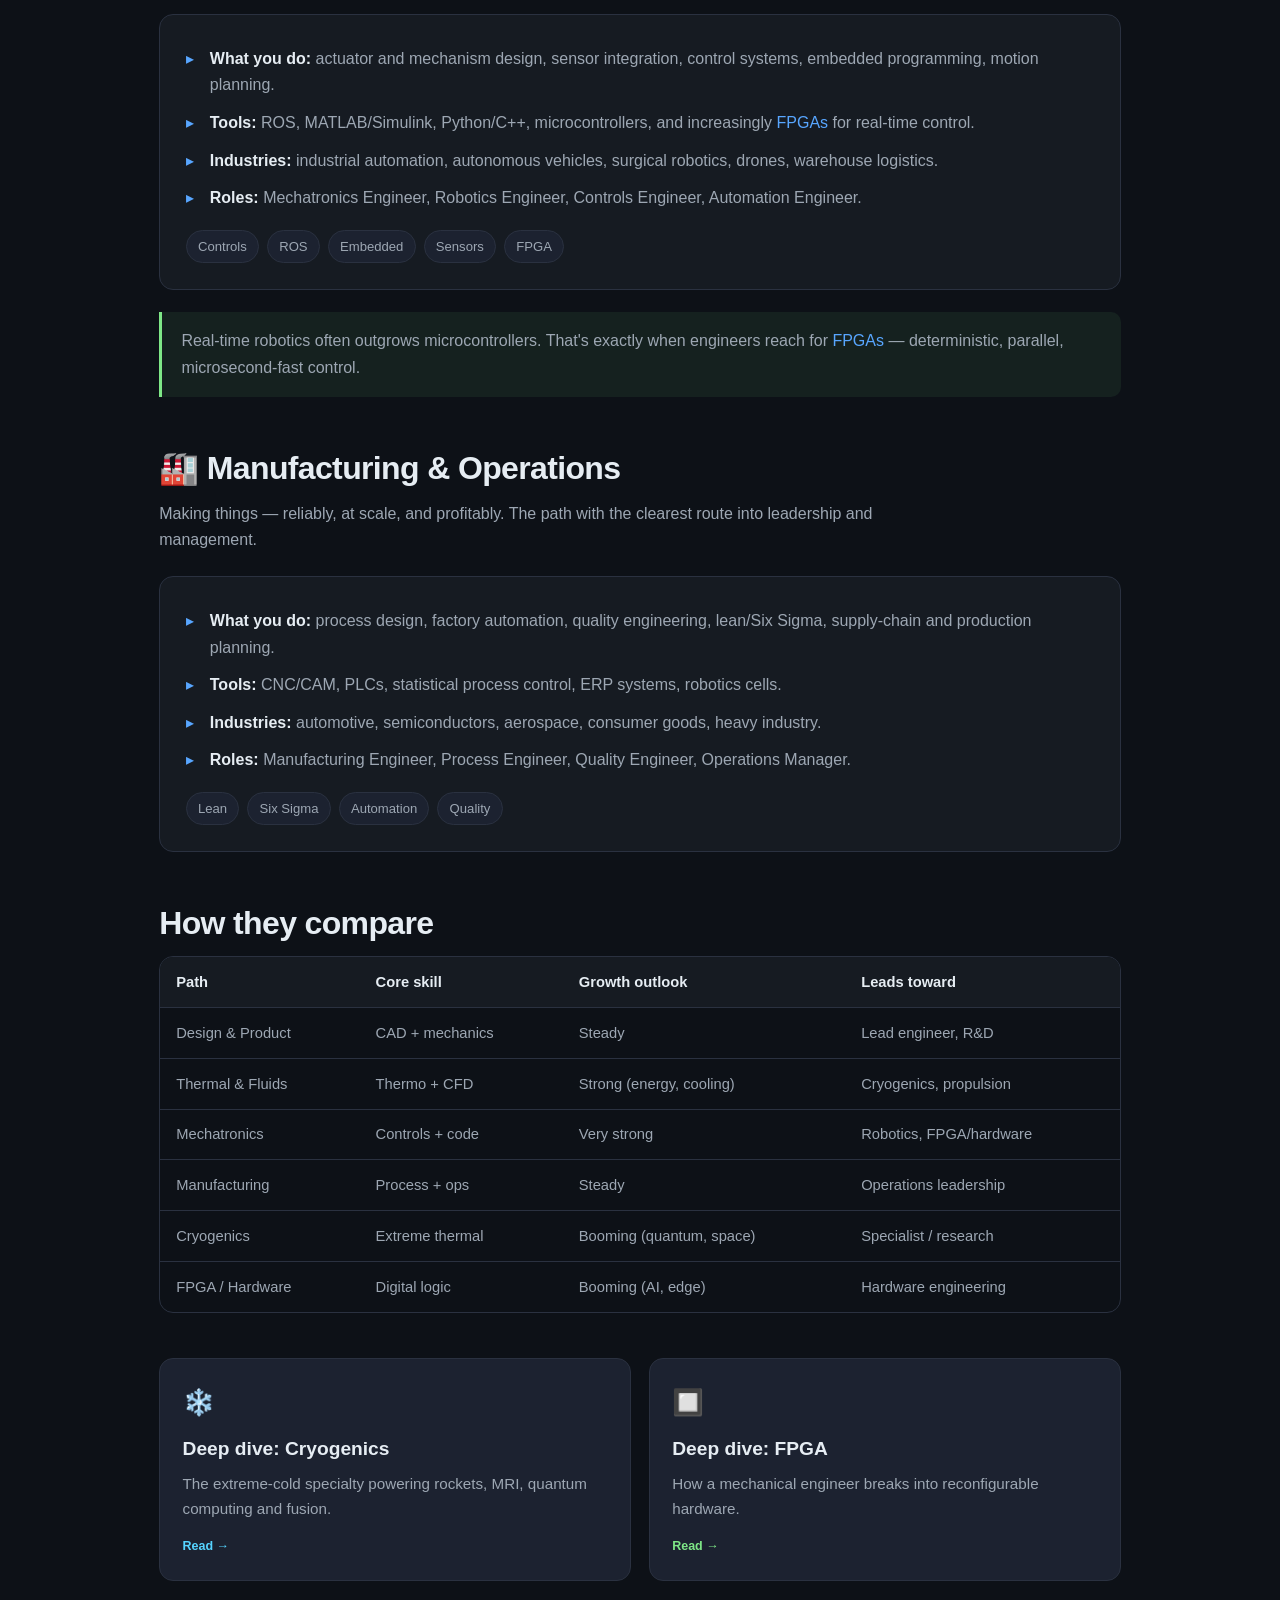
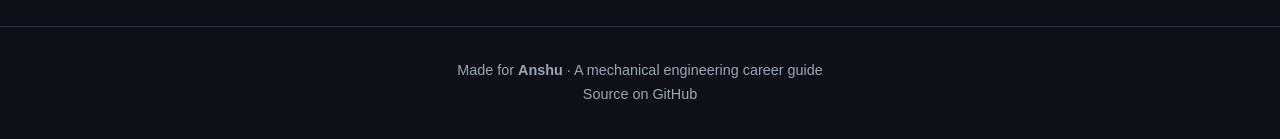
<file: paths.html>
<!DOCTYPE html>
<html lang="en">
<head>
<meta charset="UTF-8">
<meta name="viewport" content="width=device-width, initial-scale=1.0">
<title>Career Paths — Anshu's Career Guide</title>
<meta name="description" content="The major mechanical engineering career paths: design, thermal/fluids, mechatronics, manufacturing, and specialized frontiers.">
<link rel="stylesheet" href="style.css">
</head>
<body>

<nav class="nav">
  <div class="nav-inner">
    <a class="brand" href="index.html"><span>Anshu</span> · Career Guide</a>
    <div class="nav-links">
      <a href="index.html">Home</a>
      <a href="paths.html" class="active">Career Paths</a>
      <a href="cryogenics.html">Cryogenics</a>
      <a href="fpga.html">FPGA</a>
      <a href="roadmap.html">Roadmap</a>
    </div>
  </div>
</nav>

<header class="hero">
  <div class="eyebrow">The map</div>
  <h1><span class="grad">Mechanical Engineering</span><br>career paths</h1>
  <p>A mechanical engineering degree is a launchpad, not a label. Here's how the core branches work, what the day-to-day looks like, and where each one leads.</p>
</header>

<main class="wrap">

  <a class="backlink" href="index.html">← Back to home</a>

  <section id="design">
    <h2>📐 Design & Product Engineering</h2>
    <p class="lead">Turning concepts into real, manufacturable hardware. This is the classic "mechanical engineer" role and the foundation most careers build on.</p>
    <div class="panel">
      <ul class="clean">
        <li><b>What you do:</b> 3D CAD modeling, mechanism design, tolerance stack-ups, design for manufacturing (DFM), prototyping and iteration.</li>
        <li><b>Tools:</b> SolidWorks, Fusion 360, CATIA, Creo; GD&amp;T; FEA in ANSYS or SolidWorks Simulation.</li>
        <li><b>Industries:</b> consumer products, automotive, medical devices, aerospace, industrial equipment.</li>
        <li><b>Roles:</b> Design Engineer, Product Engineer, R&amp;D Engineer, Mechanical Design Lead.</li>
      </ul>
      <div class="pills">
        <span class="pill">SolidWorks</span><span class="pill">GD&amp;T</span><span class="pill">FEA</span><span class="pill">DFM</span><span class="pill">Prototyping</span>
      </div>
    </div>
  </section>

  <section id="thermal">
    <h2>🔥 Thermal & Fluid Systems</h2>
    <p class="lead">The physics of energy, heat, and flow — from cooling a chip to powering a city. This branch connects directly to cryogenics.</p>
    <div class="panel">
      <ul class="clean">
        <li><b>What you do:</b> heat transfer analysis, CFD simulation, HVAC and refrigeration design, turbomachinery, thermal management of electronics.</li>
        <li><b>Tools:</b> ANSYS Fluent, COMSOL, MATLAB; thermodynamics and fluid mechanics deep knowledge.</li>
        <li><b>Industries:</b> energy & power, aerospace propulsion, data-center cooling, automotive powertrain, HVAC.</li>
        <li><b>Roles:</b> Thermal Engineer, CFD Analyst, HVAC Engineer, Propulsion Engineer.</li>
      </ul>
      <div class="pills">
        <span class="pill">Thermodynamics</span><span class="pill">CFD</span><span class="pill">Heat Transfer</span><span class="pill">Fluent</span>
      </div>
    </div>
    <div class="callout">
      This is the natural on-ramp to <a href="cryogenics.html">cryogenics</a> — cryo is thermal engineering taken to the extreme cold end of the scale.
    </div>
  </section>

  <section id="mechatronics">
    <h2>🤖 Robotics & Mechatronics</h2>
    <p class="lead">The fusion of mechanical, electrical, and software engineering. If you like your machines to move, sense, and think, this is the path — and where FPGAs become relevant.</p>
    <div class="panel">
      <ul class="clean">
        <li><b>What you do:</b> actuator and mechanism design, sensor integration, control systems, embedded programming, motion planning.</li>
        <li><b>Tools:</b> ROS, MATLAB/Simulink, Python/C++, microcontrollers, and increasingly <a href="fpga.html">FPGAs</a> for real-time control.</li>
        <li><b>Industries:</b> industrial automation, autonomous vehicles, surgical robotics, drones, warehouse logistics.</li>
        <li><b>Roles:</b> Mechatronics Engineer, Robotics Engineer, Controls Engineer, Automation Engineer.</li>
      </ul>
      <div class="pills">
        <span class="pill">Controls</span><span class="pill">ROS</span><span class="pill">Embedded</span><span class="pill">Sensors</span><span class="pill">FPGA</span>
      </div>
    </div>
    <div class="callout fpga">
      Real-time robotics often outgrows microcontrollers. That's exactly when engineers reach for <a href="fpga.html">FPGAs</a> — deterministic, parallel, microsecond-fast control.
    </div>
  </section>

  <section id="manufacturing">
    <h2>🏭 Manufacturing & Operations</h2>
    <p class="lead">Making things — reliably, at scale, and profitably. The path with the clearest route into leadership and management.</p>
    <div class="panel">
      <ul class="clean">
        <li><b>What you do:</b> process design, factory automation, quality engineering, lean/Six Sigma, supply-chain and production planning.</li>
        <li><b>Tools:</b> CNC/CAM, PLCs, statistical process control, ERP systems, robotics cells.</li>
        <li><b>Industries:</b> automotive, semiconductors, aerospace, consumer goods, heavy industry.</li>
        <li><b>Roles:</b> Manufacturing Engineer, Process Engineer, Quality Engineer, Operations Manager.</li>
      </ul>
      <div class="pills">
        <span class="pill">Lean</span><span class="pill">Six Sigma</span><span class="pill">Automation</span><span class="pill">Quality</span>
      </div>
    </div>
  </section>

  <section>
    <h2>How they compare</h2>
    <div class="table-wrap">
      <table>
        <thead>
          <tr><th>Path</th><th>Core skill</th><th>Growth outlook</th><th>Leads toward</th></tr>
        </thead>
        <tbody>
          <tr><td>Design & Product</td><td>CAD + mechanics</td><td>Steady</td><td>Lead engineer, R&amp;D</td></tr>
          <tr><td>Thermal & Fluids</td><td>Thermo + CFD</td><td>Strong (energy, cooling)</td><td>Cryogenics, propulsion</td></tr>
          <tr><td>Mechatronics</td><td>Controls + code</td><td>Very strong</td><td>Robotics, FPGA/hardware</td></tr>
          <tr><td>Manufacturing</td><td>Process + ops</td><td>Steady</td><td>Operations leadership</td></tr>
          <tr><td>Cryogenics</td><td>Extreme thermal</td><td>Booming (quantum, space)</td><td>Specialist / research</td></tr>
          <tr><td>FPGA / Hardware</td><td>Digital logic</td><td>Booming (AI, edge)</td><td>Hardware engineering</td></tr>
        </tbody>
      </table>
    </div>
  </section>

  <section>
    <div class="grid">
      <a class="card cryo" href="cryogenics.html">
        <div class="ico">❄️</div>
        <h3>Deep dive: Cryogenics</h3>
        <p>The extreme-cold specialty powering rockets, MRI, quantum computing and fusion.</p>
        <span class="tag">Read →</span>
      </a>
      <a class="card fpga" href="fpga.html">
        <div class="ico">🔲</div>
        <h3>Deep dive: FPGA</h3>
        <p>How a mechanical engineer breaks into reconfigurable hardware.</p>
        <span class="tag">Read →</span>
      </a>
    </div>
  </section>

</main>

<footer>
  Made for <b>Anshu</b> · A mechanical engineering career guide<br>
  <a href="https://github.com/Chirayu18/anshu">Source on GitHub</a>
</footer>

</body>
</html>
</file>
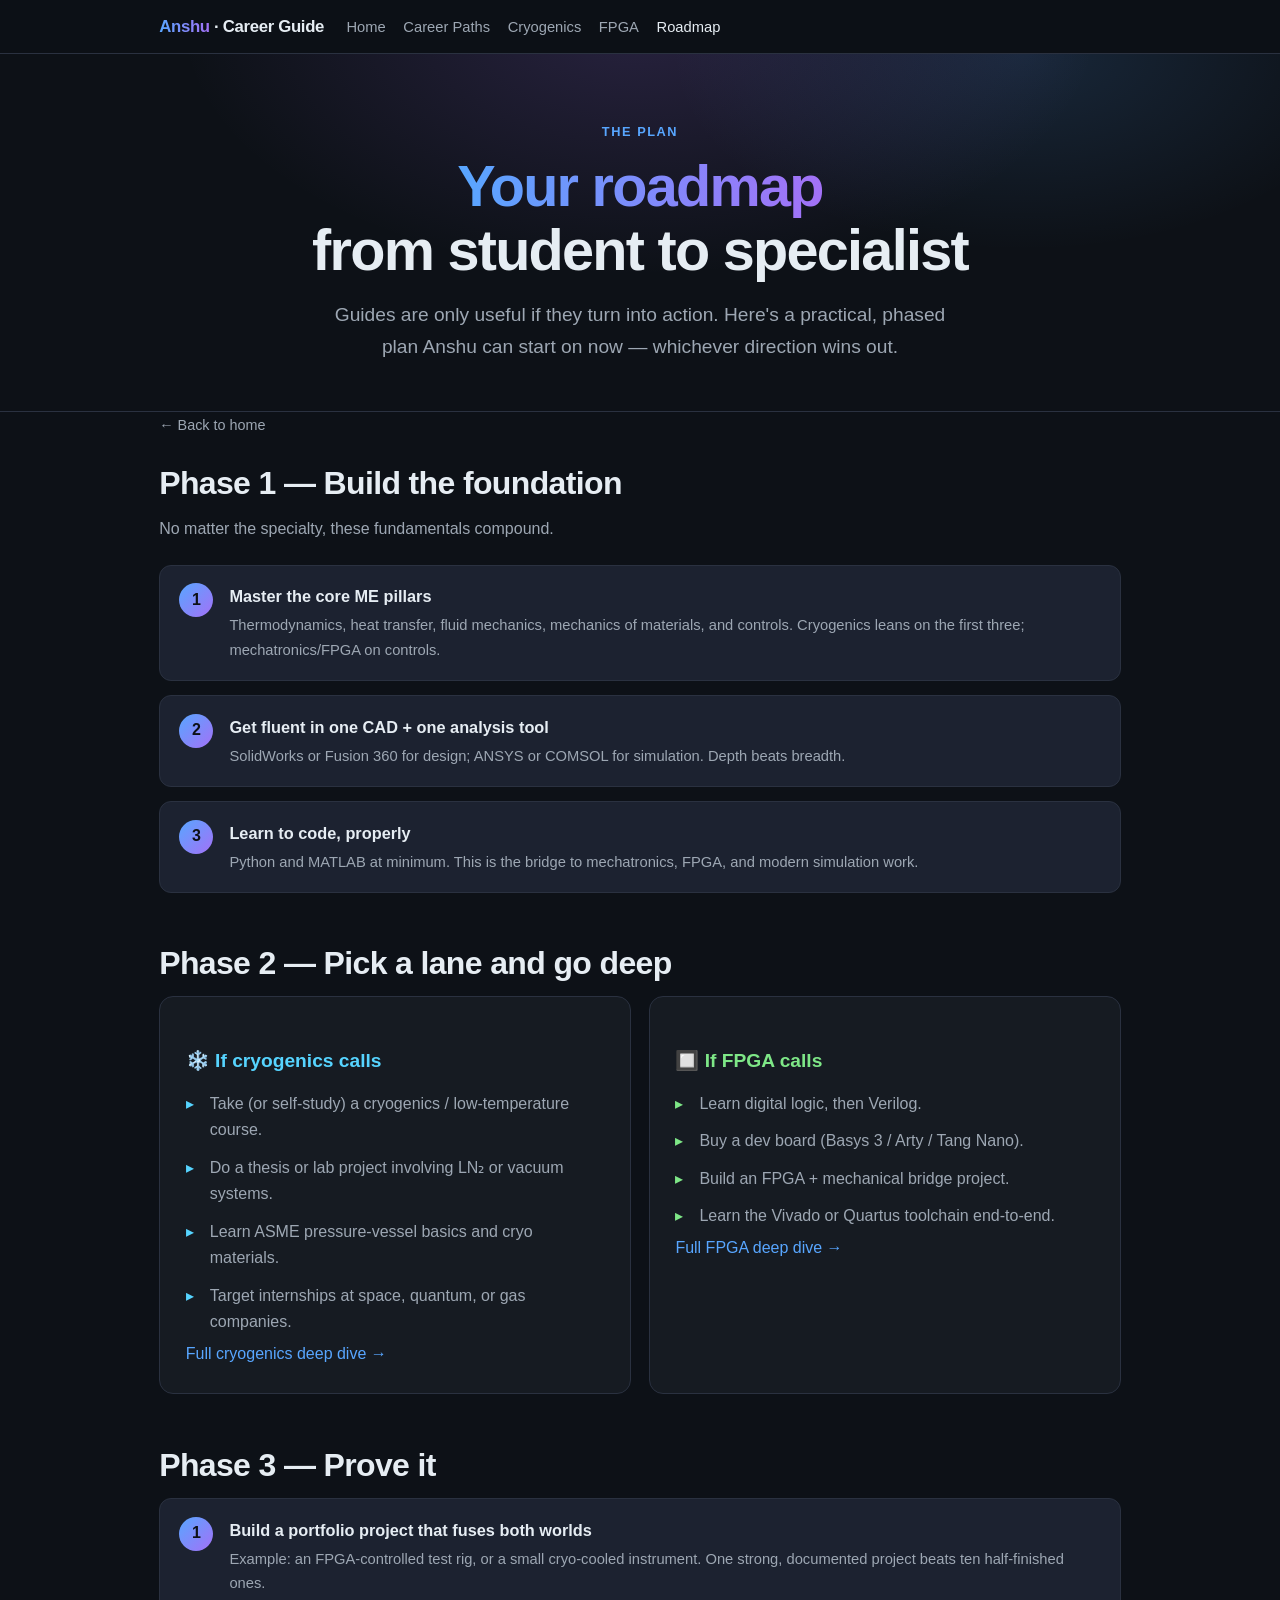
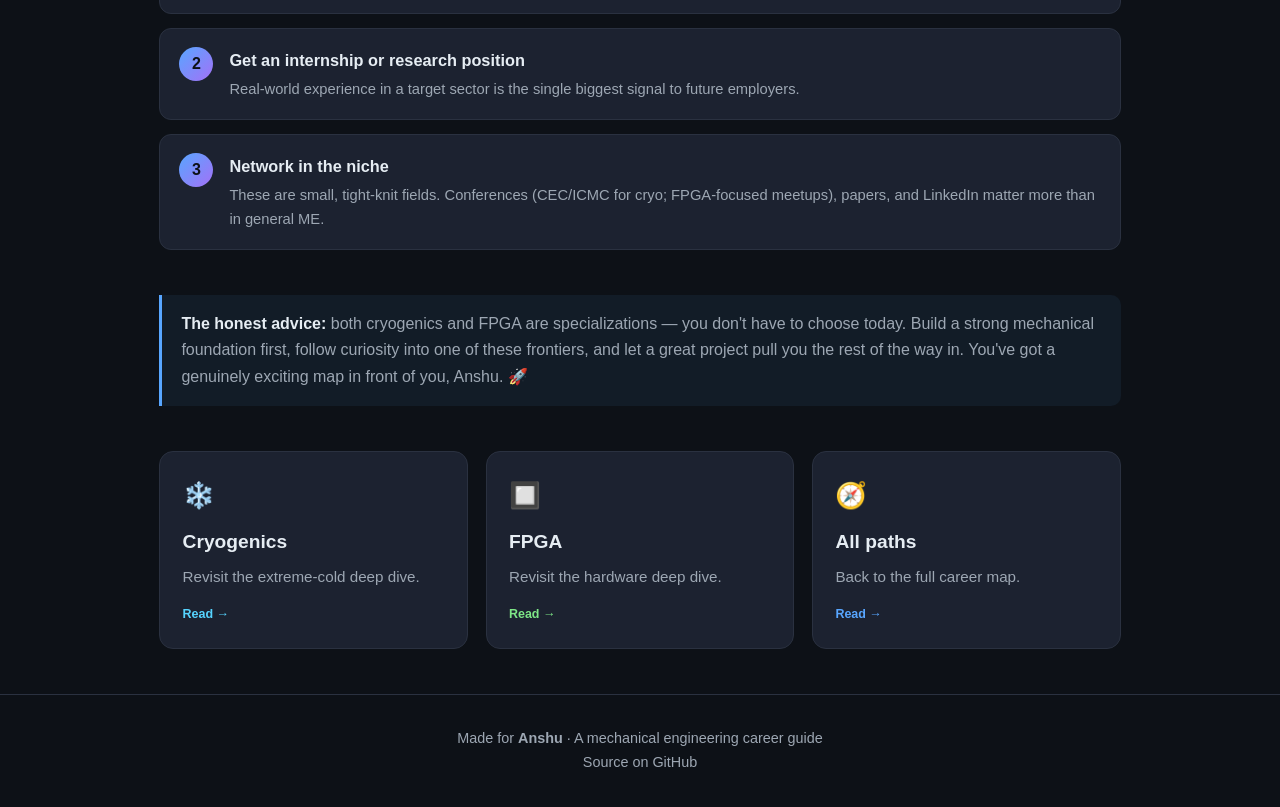
<file: roadmap.html>
<!DOCTYPE html>
<html lang="en">
<head>
<meta charset="UTF-8">
<meta name="viewport" content="width=device-width, initial-scale=1.0">
<title>Roadmap — Anshu's Career Guide</title>
<meta name="description" content="Concrete next steps for Anshu to move toward a mechanical engineering career, including cryogenics and FPGA specializations.">
<link rel="stylesheet" href="style.css">
</head>
<body>

<nav class="nav">
  <div class="nav-inner">
    <a class="brand" href="index.html"><span>Anshu</span> · Career Guide</a>
    <div class="nav-links">
      <a href="index.html">Home</a>
      <a href="paths.html">Career Paths</a>
      <a href="cryogenics.html">Cryogenics</a>
      <a href="fpga.html">FPGA</a>
      <a href="roadmap.html" class="active">Roadmap</a>
    </div>
  </div>
</nav>

<header class="hero">
  <div class="eyebrow">The plan</div>
  <h1><span class="grad">Your roadmap</span><br>from student to specialist</h1>
  <p>Guides are only useful if they turn into action. Here's a practical, phased plan Anshu can start on now — whichever direction wins out.</p>
</header>

<main class="wrap">

  <a class="backlink" href="index.html">← Back to home</a>

  <section>
    <h2>Phase 1 — Build the foundation</h2>
    <p class="lead">No matter the specialty, these fundamentals compound.</p>
    <div class="steps">
      <div class="step"><div class="num"></div><div>
        <h4>Master the core ME pillars</h4>
        <p>Thermodynamics, heat transfer, fluid mechanics, mechanics of materials, and controls. Cryogenics leans on the first three; mechatronics/FPGA on controls.</p>
      </div></div>
      <div class="step"><div class="num"></div><div>
        <h4>Get fluent in one CAD + one analysis tool</h4>
        <p>SolidWorks or Fusion 360 for design; ANSYS or COMSOL for simulation. Depth beats breadth.</p>
      </div></div>
      <div class="step"><div class="num"></div><div>
        <h4>Learn to code, properly</h4>
        <p>Python and MATLAB at minimum. This is the bridge to mechatronics, FPGA, and modern simulation work.</p>
      </div></div>
    </div>
  </section>

  <section>
    <h2>Phase 2 — Pick a lane and go deep</h2>
    <div class="grid">
      <div class="panel">
        <h3 style="color:var(--cryo)">❄️ If cryogenics calls</h3>
        <ul class="clean cryo">
          <li>Take (or self-study) a cryogenics / low-temperature course.</li>
          <li>Do a thesis or lab project involving LN₂ or vacuum systems.</li>
          <li>Learn ASME pressure-vessel basics and cryo materials.</li>
          <li>Target internships at space, quantum, or gas companies.</li>
        </ul>
        <a href="cryogenics.html">Full cryogenics deep dive →</a>
      </div>
      <div class="panel">
        <h3 style="color:var(--fpga)">🔲 If FPGA calls</h3>
        <ul class="clean fpga">
          <li>Learn digital logic, then Verilog.</li>
          <li>Buy a dev board (Basys 3 / Arty / Tang Nano).</li>
          <li>Build an FPGA + mechanical bridge project.</li>
          <li>Learn the Vivado or Quartus toolchain end-to-end.</li>
        </ul>
        <a href="fpga.html">Full FPGA deep dive →</a>
      </div>
    </div>
  </section>

  <section>
    <h2>Phase 3 — Prove it</h2>
    <div class="steps">
      <div class="step"><div class="num"></div><div>
        <h4>Build a portfolio project that fuses both worlds</h4>
        <p>Example: an FPGA-controlled test rig, or a small cryo-cooled instrument. One strong, documented project beats ten half-finished ones.</p>
      </div></div>
      <div class="step"><div class="num"></div><div>
        <h4>Get an internship or research position</h4>
        <p>Real-world experience in a target sector is the single biggest signal to future employers.</p>
      </div></div>
      <div class="step"><div class="num"></div><div>
        <h4>Network in the niche</h4>
        <p>These are small, tight-knit fields. Conferences (CEC/ICMC for cryo; FPGA-focused meetups), papers, and LinkedIn matter more than in general ME.</p>
      </div></div>
    </div>
  </section>

  <section>
    <div class="callout">
      <b>The honest advice:</b> both cryogenics and FPGA are specializations — you don't have to choose today. Build a strong mechanical foundation first, follow curiosity into one of these frontiers, and let a great project pull you the rest of the way in. You've got a genuinely exciting map in front of you, Anshu. 🚀
    </div>
  </section>

  <section>
    <div class="grid">
      <a class="card cryo" href="cryogenics.html">
        <div class="ico">❄️</div><h3>Cryogenics</h3>
        <p>Revisit the extreme-cold deep dive.</p>
        <span class="tag">Read →</span>
      </a>
      <a class="card fpga" href="fpga.html">
        <div class="ico">🔲</div><h3>FPGA</h3>
        <p>Revisit the hardware deep dive.</p>
        <span class="tag">Read →</span>
      </a>
      <a class="card" href="paths.html">
        <div class="ico">🧭</div><h3>All paths</h3>
        <p>Back to the full career map.</p>
        <span class="tag">Read →</span>
      </a>
    </div>
  </section>

</main>

<footer>
  Made for <b>Anshu</b> · A mechanical engineering career guide<br>
  <a href="https://github.com/Chirayu18/anshu">Source on GitHub</a>
</footer>

</body>
</html>
</file>
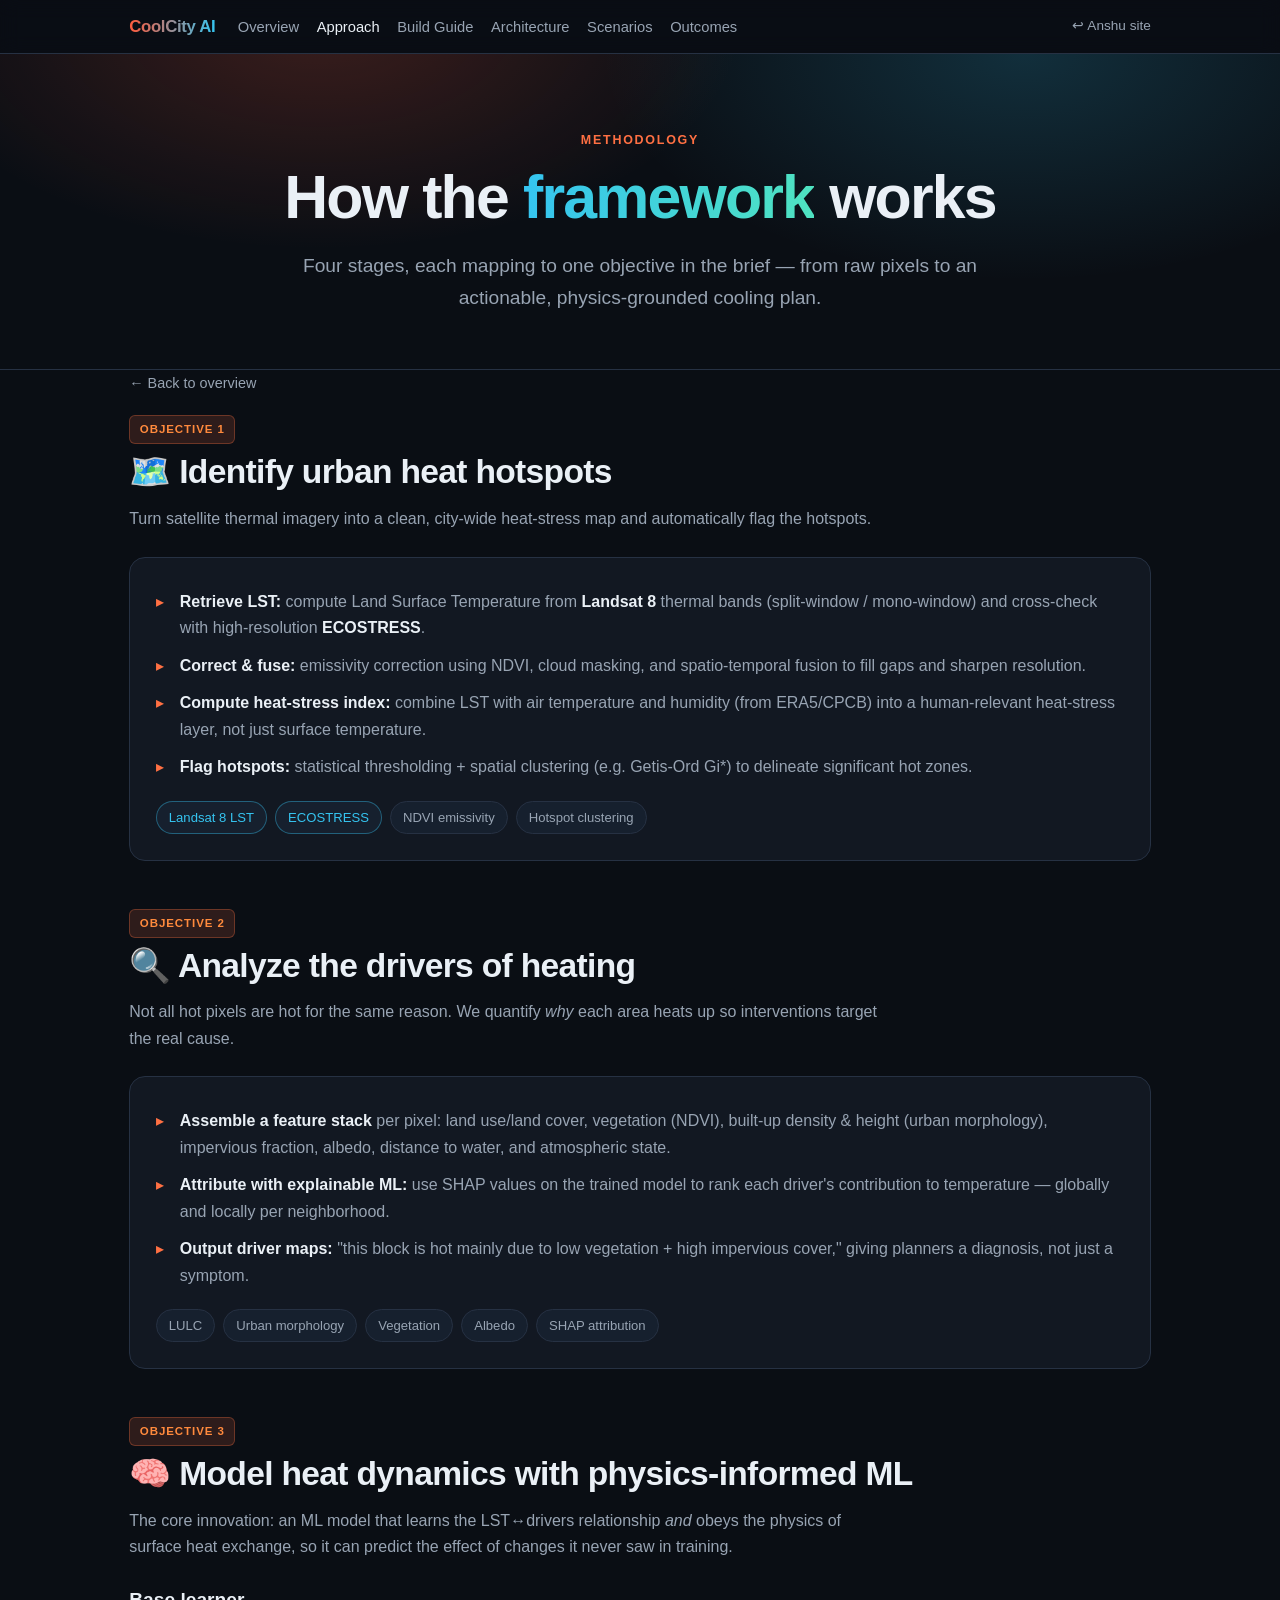
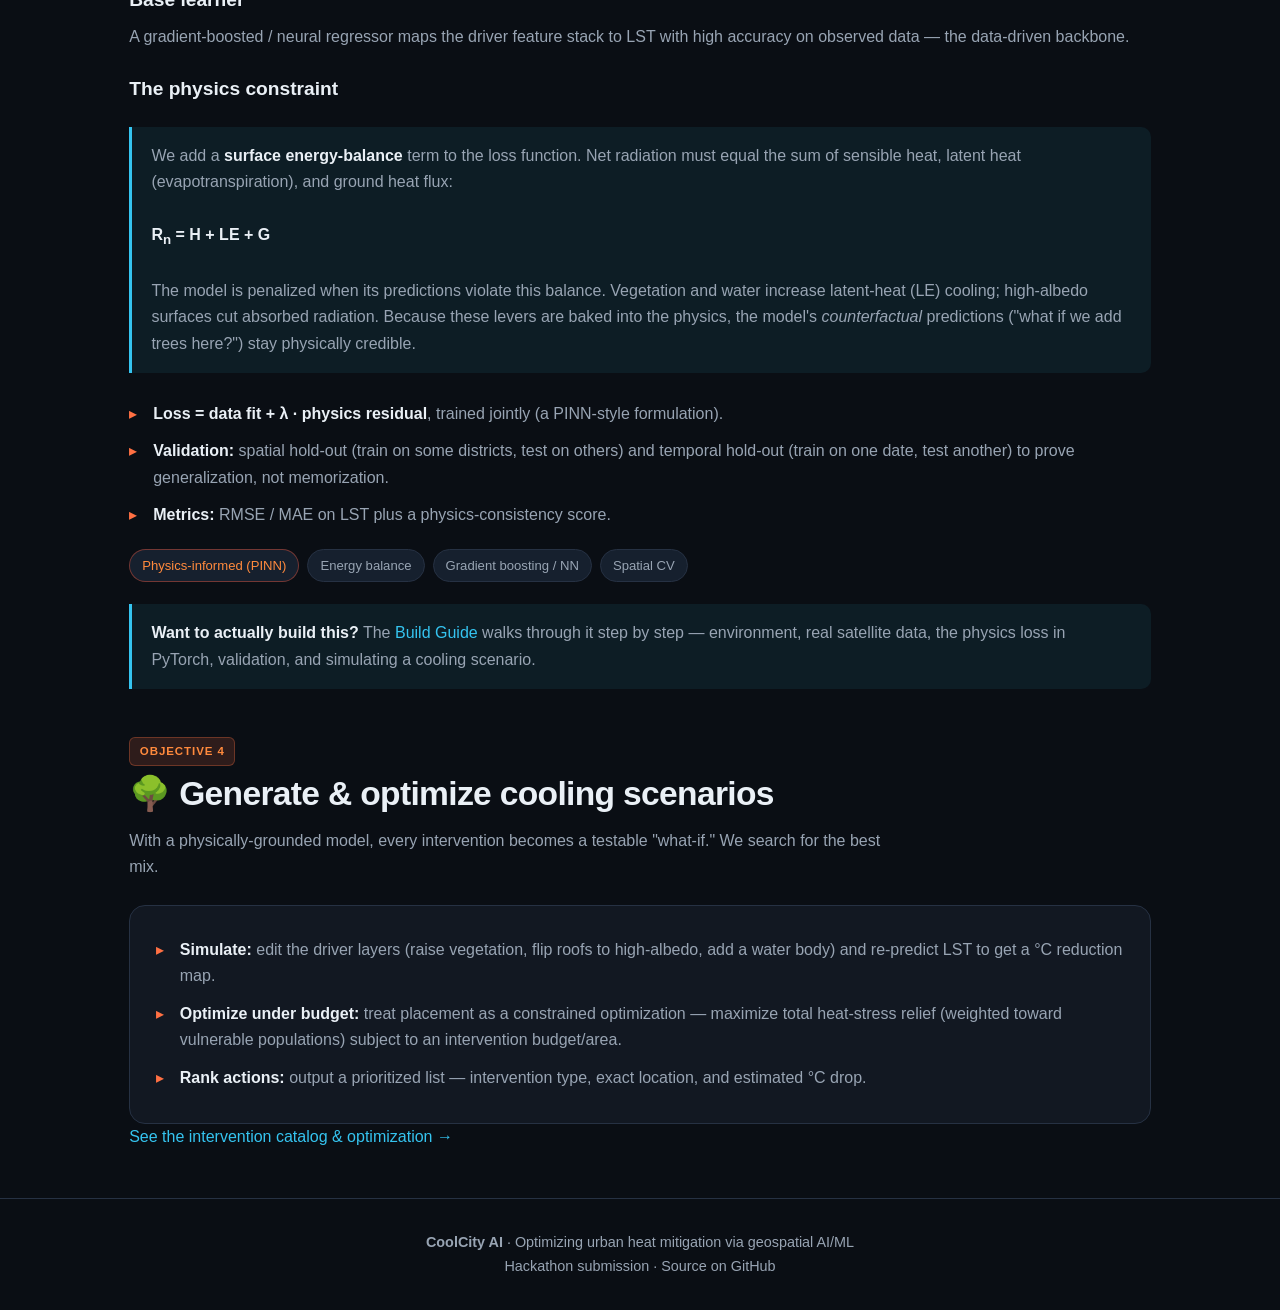
<file: coolcity/approach.html>
<!DOCTYPE html>
<html lang="en">
<head>
<meta charset="UTF-8">
<meta name="viewport" content="width=device-width, initial-scale=1.0">
<title>Approach — CoolCity AI</title>
<meta name="description" content="The methodology: hotspot detection, driver attribution, physics-informed ML modeling, and scenario optimization for urban heat mitigation.">
<link rel="stylesheet" href="style.css">
</head>
<body>

<nav class="nav">
  <div class="nav-inner">
    <a class="brand" href="index.html"><span>CoolCity AI</span></a>
    <div class="nav-links">
      <a href="index.html">Overview</a>
      <a href="approach.html" class="active">Approach</a>
      <a href="howto.html">Build Guide</a>
      <a href="architecture.html">Architecture</a>
      <a href="scenarios.html">Scenarios</a>
      <a href="outcomes.html">Outcomes</a>
    </div>
    <a class="home-link" href="../index.html">↩ Anshu site</a>
  </div>
</nav>

<header class="hero">
  <div class="eyebrow">Methodology</div>
  <h1>How the <span class="grad-cool">framework</span> works</h1>
  <p>Four stages, each mapping to one objective in the brief — from raw pixels to an actionable, physics-grounded cooling plan.</p>
</header>

<main class="wrap">

  <a class="backlink" href="index.html">← Back to overview</a>

  <section id="hotspots">
    <span class="badge">Objective 1</span>
    <h2>🗺️ Identify urban heat hotspots</h2>
    <p class="lead">Turn satellite thermal imagery into a clean, city-wide heat-stress map and automatically flag the hotspots.</p>
    <div class="panel">
      <ul class="clean">
        <li><b>Retrieve LST:</b> compute Land Surface Temperature from <b>Landsat 8</b> thermal bands (split-window / mono-window) and cross-check with high-resolution <b>ECOSTRESS</b>.</li>
        <li><b>Correct & fuse:</b> emissivity correction using NDVI, cloud masking, and spatio-temporal fusion to fill gaps and sharpen resolution.</li>
        <li><b>Compute heat-stress index:</b> combine LST with air temperature and humidity (from ERA5/CPCB) into a human-relevant heat-stress layer, not just surface temperature.</li>
        <li><b>Flag hotspots:</b> statistical thresholding + spatial clustering (e.g. Getis-Ord Gi*) to delineate significant hot zones.</li>
      </ul>
      <div class="pills">
        <span class="pill cool">Landsat 8 LST</span><span class="pill cool">ECOSTRESS</span><span class="pill">NDVI emissivity</span><span class="pill">Hotspot clustering</span>
      </div>
    </div>
  </section>

  <section id="drivers">
    <span class="badge">Objective 2</span>
    <h2>🔍 Analyze the drivers of heating</h2>
    <p class="lead">Not all hot pixels are hot for the same reason. We quantify <em>why</em> each area heats up so interventions target the real cause.</p>
    <div class="panel">
      <ul class="clean">
        <li><b>Assemble a feature stack</b> per pixel: land use/land cover, vegetation (NDVI), built-up density &amp; height (urban morphology), impervious fraction, albedo, distance to water, and atmospheric state.</li>
        <li><b>Attribute with explainable ML:</b> use SHAP values on the trained model to rank each driver's contribution to temperature — globally and locally per neighborhood.</li>
        <li><b>Output driver maps:</b> "this block is hot mainly due to low vegetation + high impervious cover," giving planners a diagnosis, not just a symptom.</li>
      </ul>
      <div class="pills">
        <span class="pill">LULC</span><span class="pill">Urban morphology</span><span class="pill">Vegetation</span><span class="pill">Albedo</span><span class="pill">SHAP attribution</span>
      </div>
    </div>
  </section>

  <section id="model">
    <span class="badge">Objective 3</span>
    <h2>🧠 Model heat dynamics with physics-informed ML</h2>
    <p class="lead">The core innovation: an ML model that learns the LST↔drivers relationship <em>and</em> obeys the physics of surface heat exchange, so it can predict the effect of changes it never saw in training.</p>

    <h3>Base learner</h3>
    <p style="color:var(--text-dim)">A gradient-boosted / neural regressor maps the driver feature stack to LST with high accuracy on observed data — the data-driven backbone.</p>

    <h3>The physics constraint</h3>
    <div class="callout cool">
      We add a <b>surface energy-balance</b> term to the loss function. Net radiation must equal the sum of sensible heat, latent heat (evapotranspiration), and ground heat flux:
      <br><br>
      <b>R<sub>n</sub> = H + LE + G</b>
      <br><br>
      The model is penalized when its predictions violate this balance. Vegetation and water increase latent-heat (LE) cooling; high-albedo surfaces cut absorbed radiation. Because these levers are baked into the physics, the model's <em>counterfactual</em> predictions ("what if we add trees here?") stay physically credible.
    </div>

    <ul class="clean">
      <li><b>Loss = data fit + λ · physics residual</b>, trained jointly (a PINN-style formulation).</li>
      <li><b>Validation:</b> spatial hold-out (train on some districts, test on others) and temporal hold-out (train on one date, test another) to prove generalization, not memorization.</li>
      <li><b>Metrics:</b> RMSE / MAE on LST plus a physics-consistency score.</li>
    </ul>
    <div class="pills">
      <span class="pill hot">Physics-informed (PINN)</span><span class="pill">Energy balance</span><span class="pill">Gradient boosting / NN</span><span class="pill">Spatial CV</span>
    </div>
    <div class="callout cool">
      <b>Want to actually build this?</b> The <a href="howto.html">Build Guide</a> walks through it step by step — environment, real satellite data, the physics loss in PyTorch, validation, and simulating a cooling scenario.
    </div>
  </section>

  <section id="optimize">
    <span class="badge">Objective 4</span>
    <h2>🌳 Generate & optimize cooling scenarios</h2>
    <p class="lead">With a physically-grounded model, every intervention becomes a testable "what-if." We search for the best mix.</p>
    <div class="panel">
      <ul class="clean">
        <li><b>Simulate:</b> edit the driver layers (raise vegetation, flip roofs to high-albedo, add a water body) and re-predict LST to get a °C reduction map.</li>
        <li><b>Optimize under budget:</b> treat placement as a constrained optimization — maximize total heat-stress relief (weighted toward vulnerable populations) subject to an intervention budget/area.</li>
        <li><b>Rank actions:</b> output a prioritized list — intervention type, exact location, and estimated °C drop.</li>
      </ul>
    </div>
    <p><a href="scenarios.html">See the intervention catalog & optimization →</a></p>
  </section>

</main>

<footer>
  <b>CoolCity AI</b> · Optimizing urban heat mitigation via geospatial AI/ML<br>
  Hackathon submission · <a href="https://github.com/Chirayu18/anshu">Source on GitHub</a>
</footer>

</body>
</html>
</file>
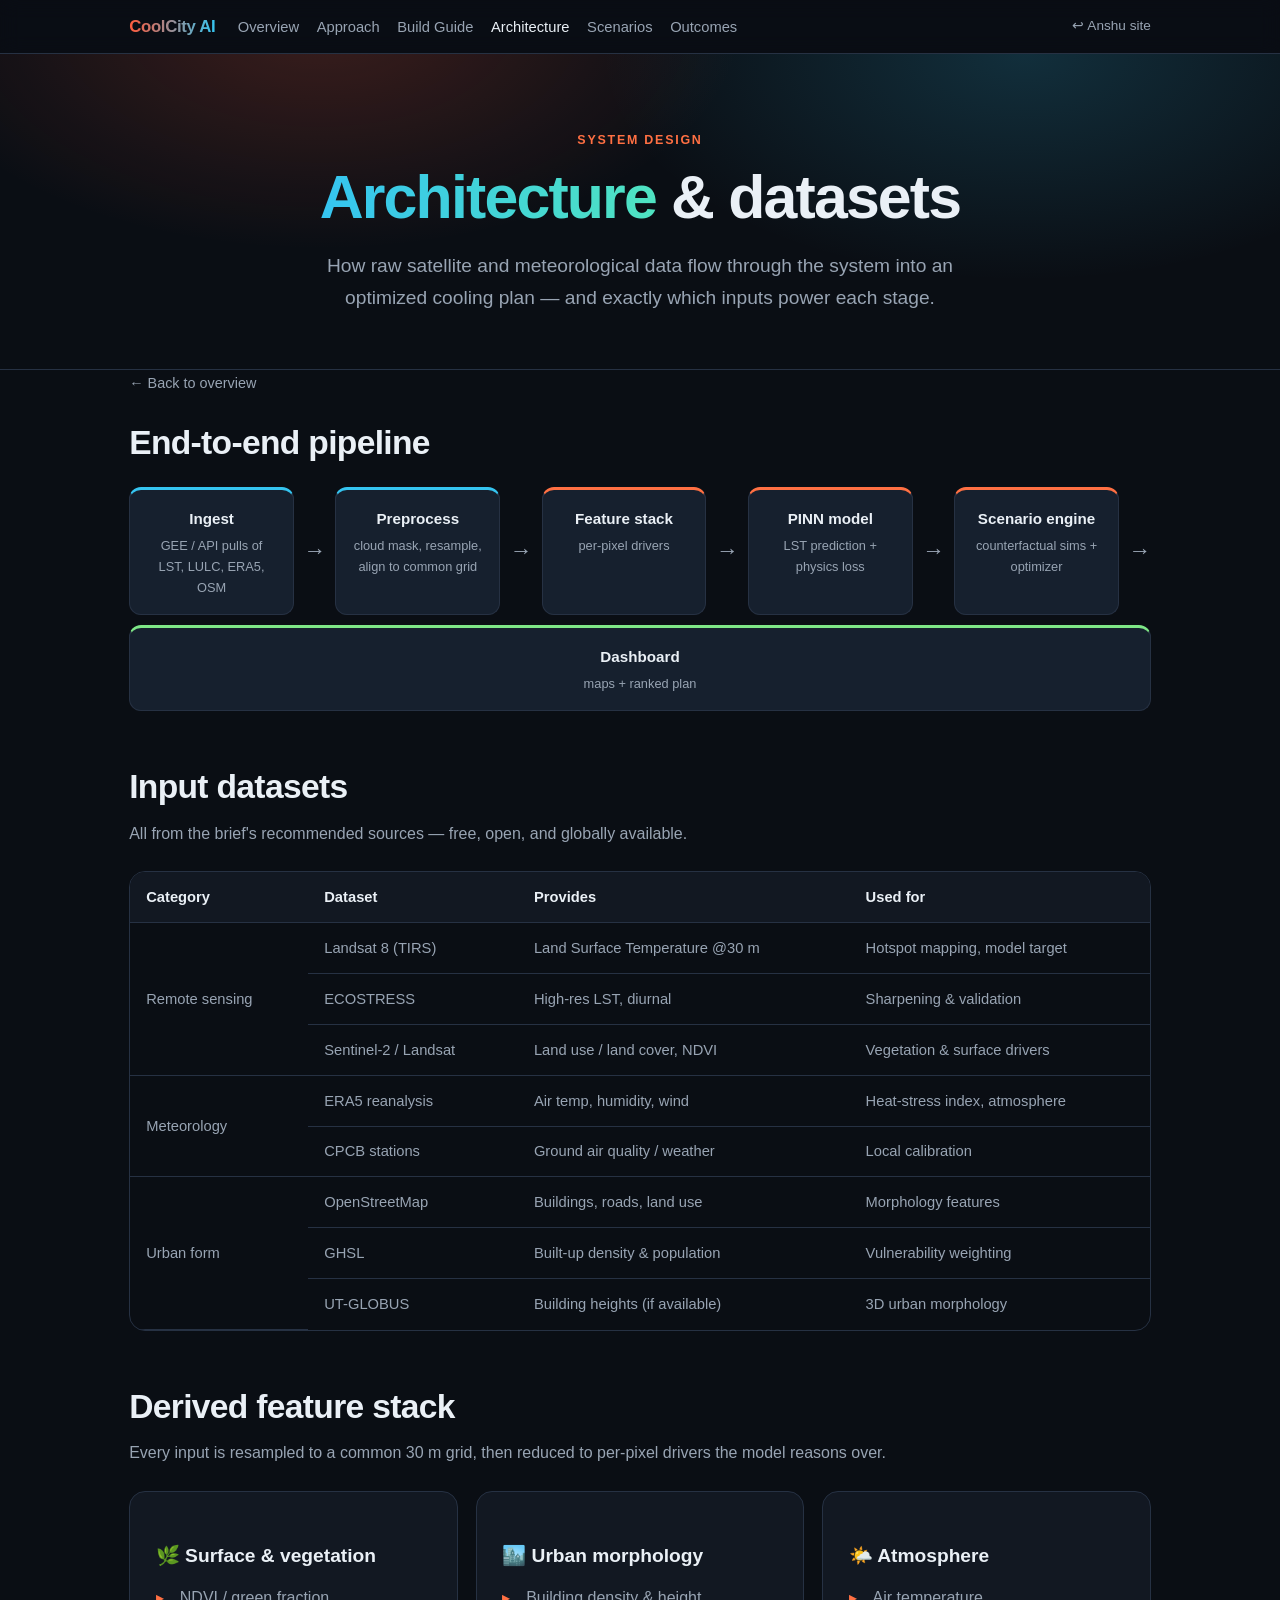
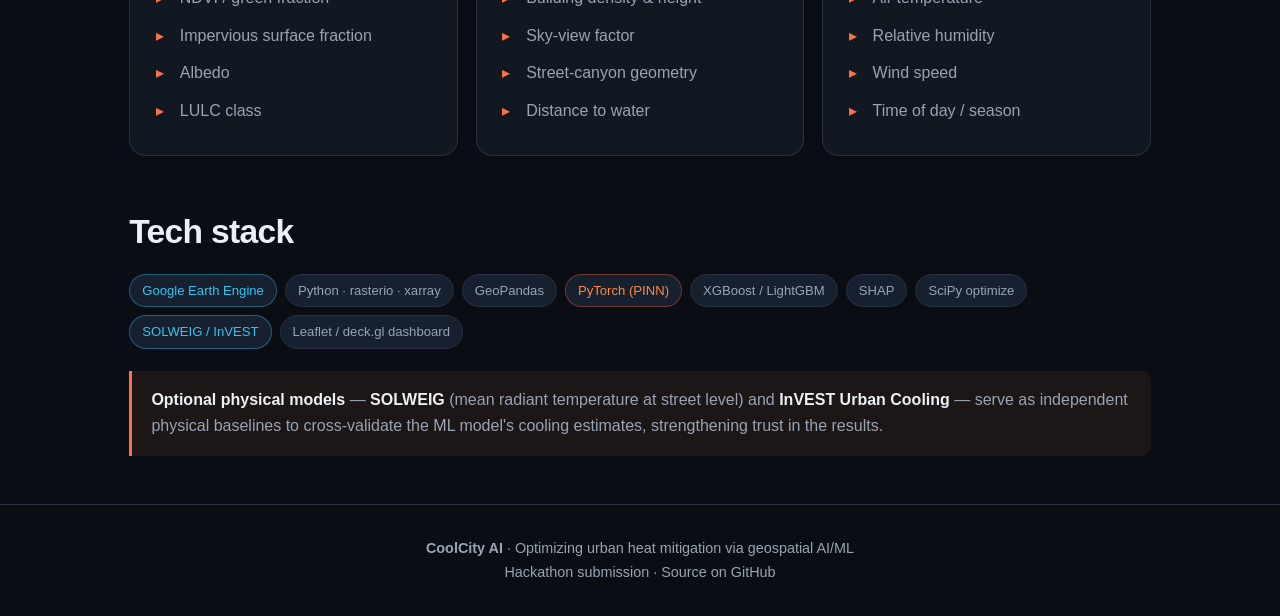
<file: coolcity/architecture.html>
<!DOCTYPE html>
<html lang="en">
<head>
<meta charset="UTF-8">
<meta name="viewport" content="width=device-width, initial-scale=1.0">
<title>Architecture & Data — CoolCity AI</title>
<meta name="description" content="System architecture, datasets, and processing stack for the CoolCity AI urban heat mitigation framework.">
<link rel="stylesheet" href="style.css">
</head>
<body>

<nav class="nav">
  <div class="nav-inner">
    <a class="brand" href="index.html"><span>CoolCity AI</span></a>
    <div class="nav-links">
      <a href="index.html">Overview</a>
      <a href="approach.html">Approach</a>
      <a href="howto.html">Build Guide</a>
      <a href="architecture.html" class="active">Architecture</a>
      <a href="scenarios.html">Scenarios</a>
      <a href="outcomes.html">Outcomes</a>
    </div>
    <a class="home-link" href="../index.html">↩ Anshu site</a>
  </div>
</nav>

<header class="hero">
  <div class="eyebrow">System design</div>
  <h1><span class="grad-cool">Architecture</span> & datasets</h1>
  <p>How raw satellite and meteorological data flow through the system into an optimized cooling plan — and exactly which inputs power each stage.</p>
</header>

<main class="wrap">

  <a class="backlink" href="index.html">← Back to overview</a>

  <section>
    <h2>End-to-end pipeline</h2>
    <div class="flow">
      <div class="node stage-in"><div class="t">Ingest</div><div class="s">GEE / API pulls of LST, LULC, ERA5, OSM</div></div>
      <div class="arrow">→</div>
      <div class="node stage-in"><div class="t">Preprocess</div><div class="s">cloud mask, resample, align to common grid</div></div>
      <div class="arrow">→</div>
      <div class="node stage-ml"><div class="t">Feature stack</div><div class="s">per-pixel drivers</div></div>
      <div class="arrow">→</div>
      <div class="node stage-ml"><div class="t">PINN model</div><div class="s">LST prediction + physics loss</div></div>
      <div class="arrow">→</div>
      <div class="node stage-ml"><div class="t">Scenario engine</div><div class="s">counterfactual sims + optimizer</div></div>
      <div class="arrow">→</div>
      <div class="node stage-out"><div class="t">Dashboard</div><div class="s">maps + ranked plan</div></div>
    </div>
  </section>

  <section>
    <h2>Input datasets</h2>
    <p class="lead">All from the brief's recommended sources — free, open, and globally available.</p>
    <div class="table-wrap">
      <table>
        <thead><tr><th>Category</th><th>Dataset</th><th>Provides</th><th>Used for</th></tr></thead>
        <tbody>
          <tr><td rowspan="3">Remote sensing</td><td>Landsat 8 (TIRS)</td><td>Land Surface Temperature @30 m</td><td>Hotspot mapping, model target</td></tr>
          <tr><td>ECOSTRESS</td><td>High-res LST, diurnal</td><td>Sharpening & validation</td></tr>
          <tr><td>Sentinel-2 / Landsat</td><td>Land use / land cover, NDVI</td><td>Vegetation & surface drivers</td></tr>
          <tr><td rowspan="2">Meteorology</td><td>ERA5 reanalysis</td><td>Air temp, humidity, wind</td><td>Heat-stress index, atmosphere</td></tr>
          <tr><td>CPCB stations</td><td>Ground air quality / weather</td><td>Local calibration</td></tr>
          <tr><td rowspan="3">Urban form</td><td>OpenStreetMap</td><td>Buildings, roads, land use</td><td>Morphology features</td></tr>
          <tr><td>GHSL</td><td>Built-up density &amp; population</td><td>Vulnerability weighting</td></tr>
          <tr><td>UT-GLOBUS</td><td>Building heights (if available)</td><td>3D urban morphology</td></tr>
        </tbody>
      </table>
    </div>
  </section>

  <section>
    <h2>Derived feature stack</h2>
    <p class="lead">Every input is resampled to a common 30 m grid, then reduced to per-pixel drivers the model reasons over.</p>
    <div class="grid">
      <div class="panel"><h3>🌿 Surface & vegetation</h3><ul class="clean"><li>NDVI / green fraction</li><li>Impervious surface fraction</li><li>Albedo</li><li>LULC class</li></ul></div>
      <div class="panel"><h3>🏙️ Urban morphology</h3><ul class="clean"><li>Building density &amp; height</li><li>Sky-view factor</li><li>Street-canyon geometry</li><li>Distance to water</li></ul></div>
      <div class="panel"><h3>🌤️ Atmosphere</h3><ul class="clean"><li>Air temperature</li><li>Relative humidity</li><li>Wind speed</li><li>Time of day / season</li></ul></div>
    </div>
  </section>

  <section>
    <h2>Tech stack</h2>
    <div class="pills">
      <span class="pill cool">Google Earth Engine</span>
      <span class="pill">Python · rasterio · xarray</span>
      <span class="pill">GeoPandas</span>
      <span class="pill hot">PyTorch (PINN)</span>
      <span class="pill">XGBoost / LightGBM</span>
      <span class="pill">SHAP</span>
      <span class="pill">SciPy optimize</span>
      <span class="pill cool">SOLWEIG / InVEST</span>
      <span class="pill">Leaflet / deck.gl dashboard</span>
    </div>
    <div class="callout">
      <b>Optional physical models</b> — <b>SOLWEIG</b> (mean radiant temperature at street level) and <b>InVEST Urban Cooling</b> — serve as independent physical baselines to cross-validate the ML model's cooling estimates, strengthening trust in the results.
    </div>
  </section>

</main>

<footer>
  <b>CoolCity AI</b> · Optimizing urban heat mitigation via geospatial AI/ML<br>
  Hackathon submission · <a href="https://github.com/Chirayu18/anshu">Source on GitHub</a>
</footer>

</body>
</html>
</file>
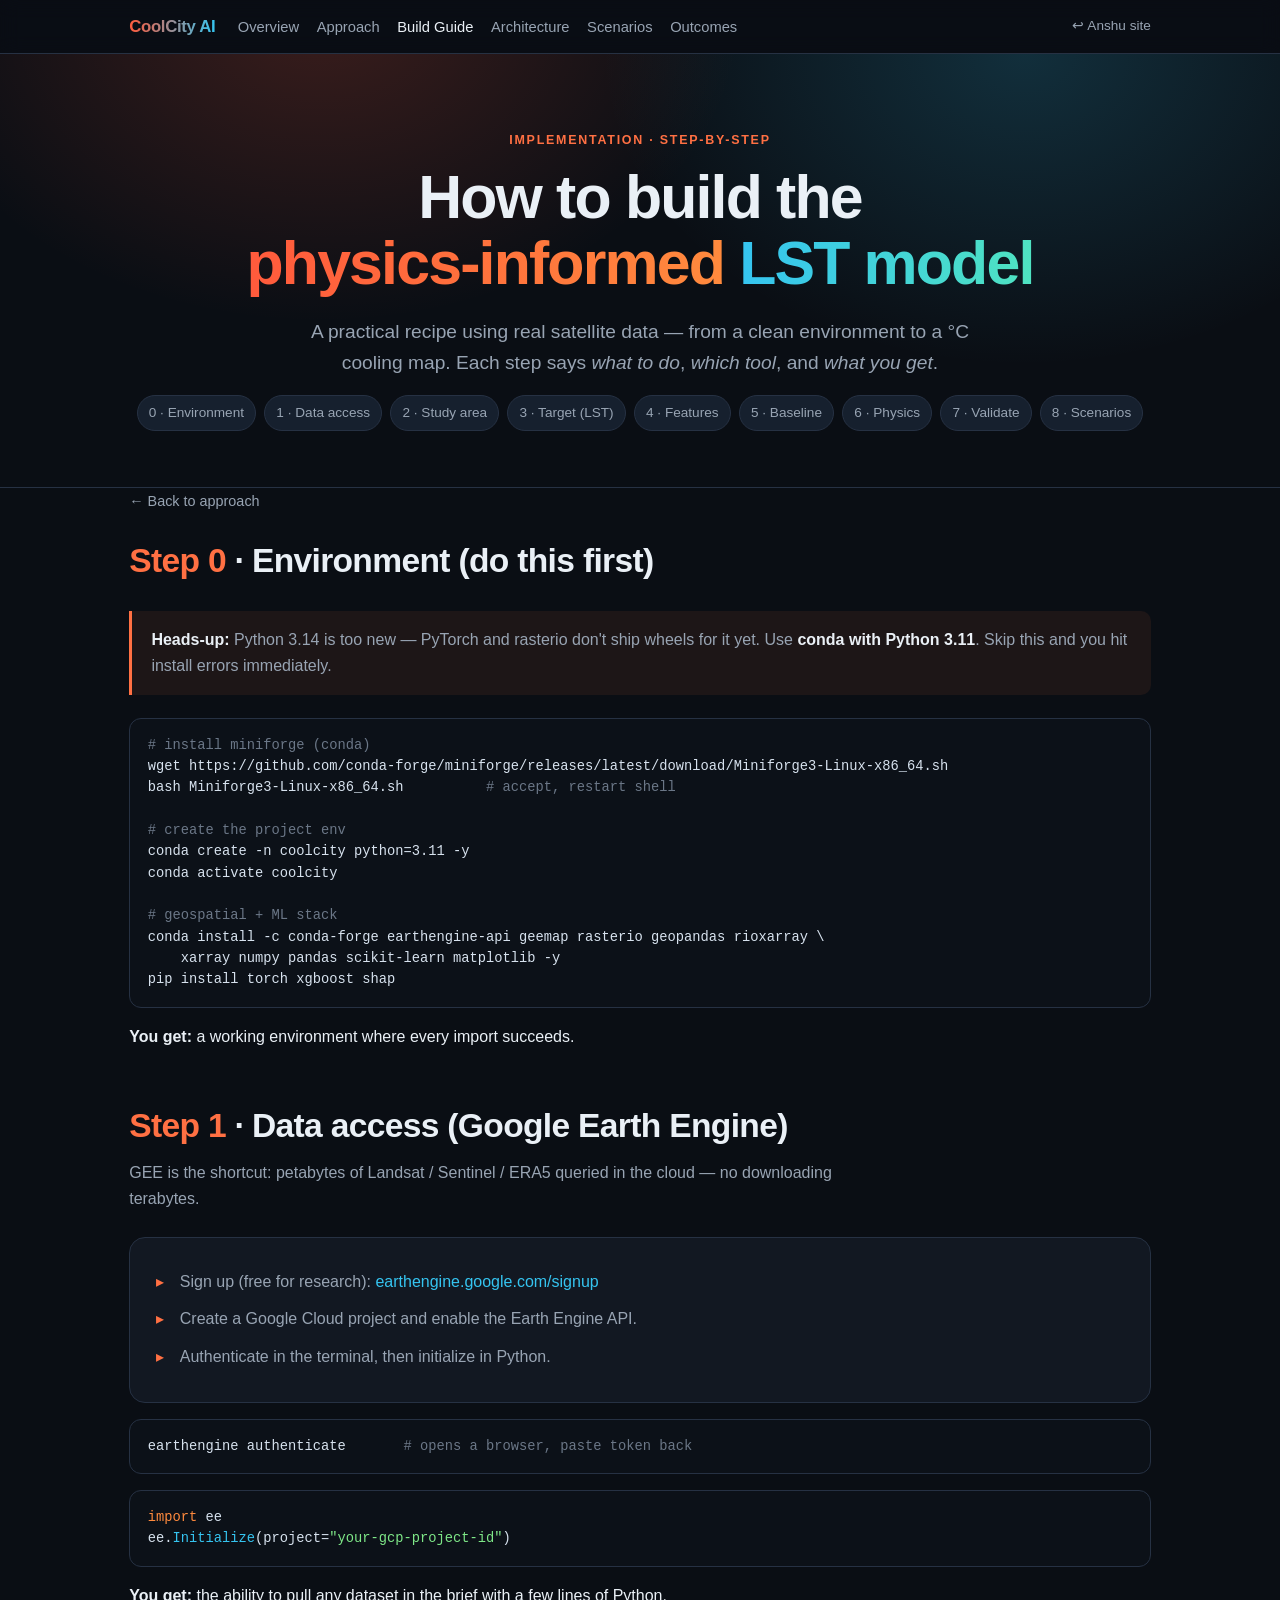
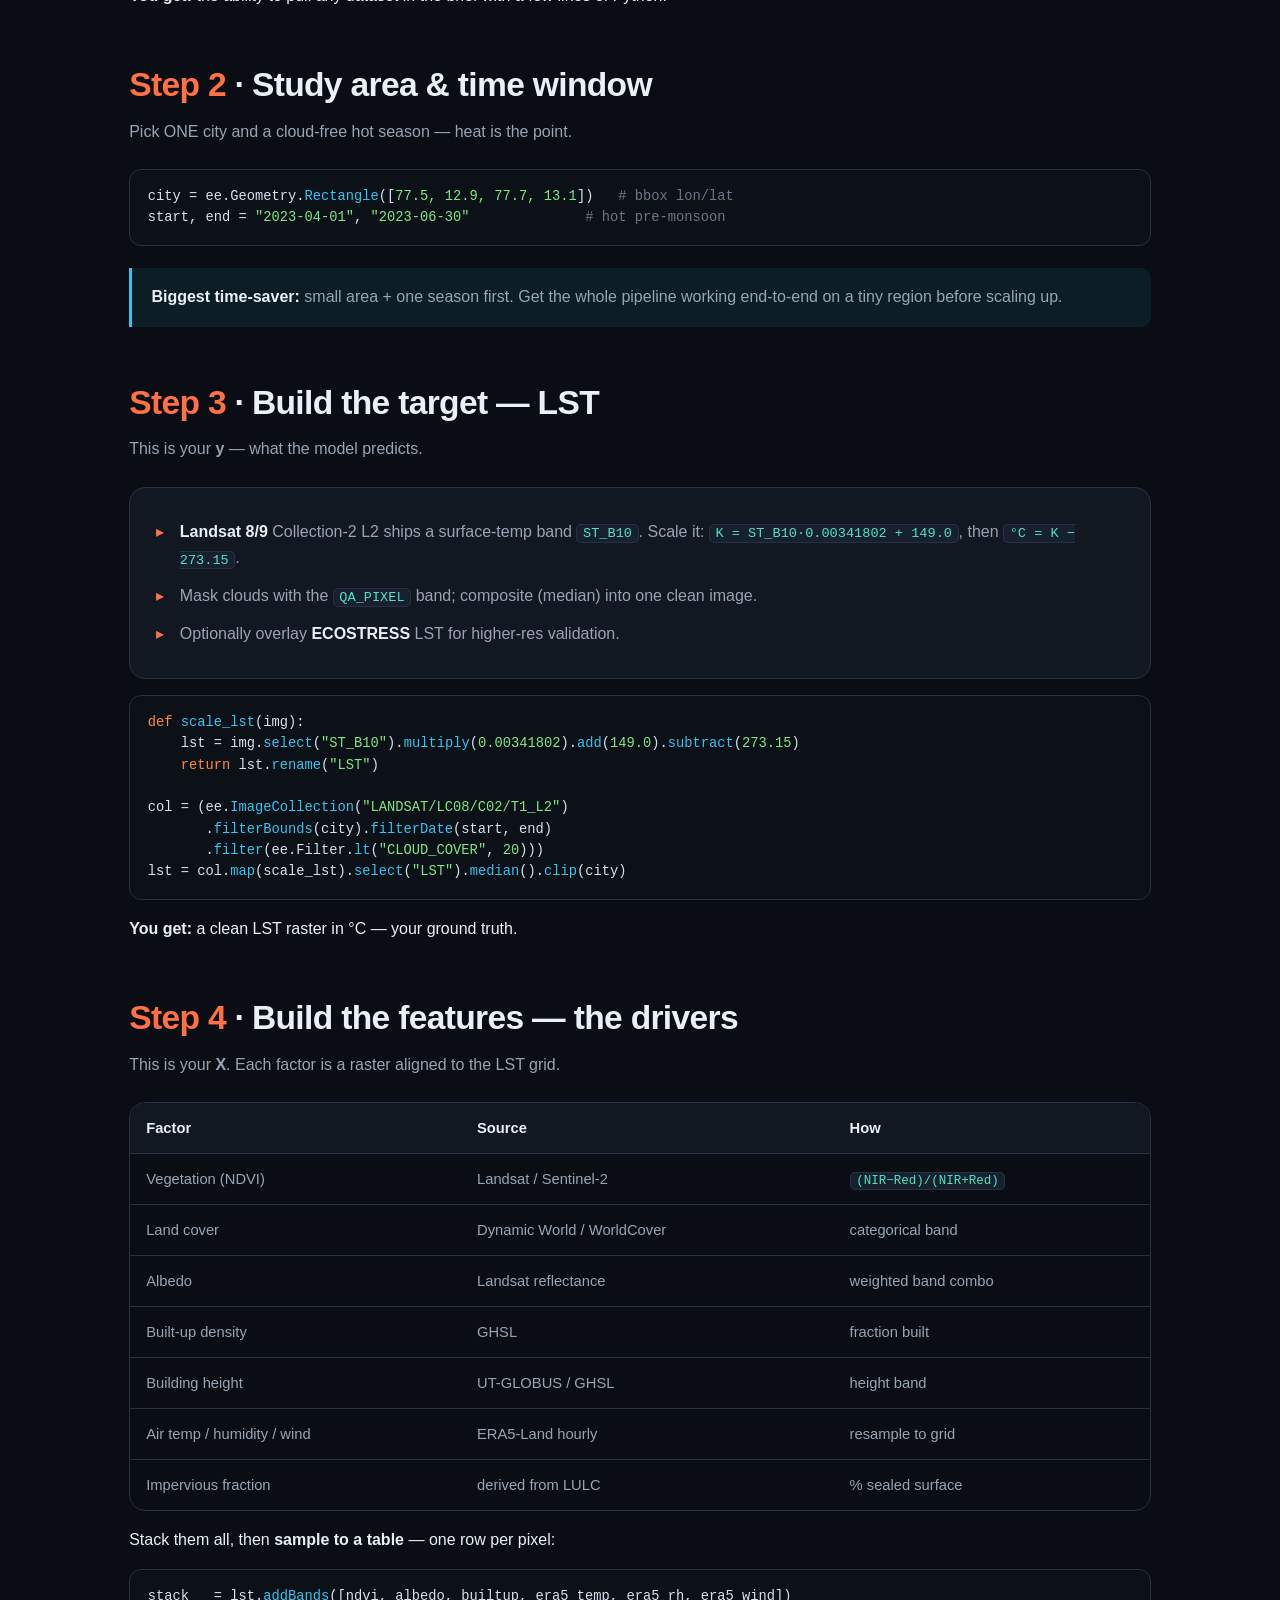
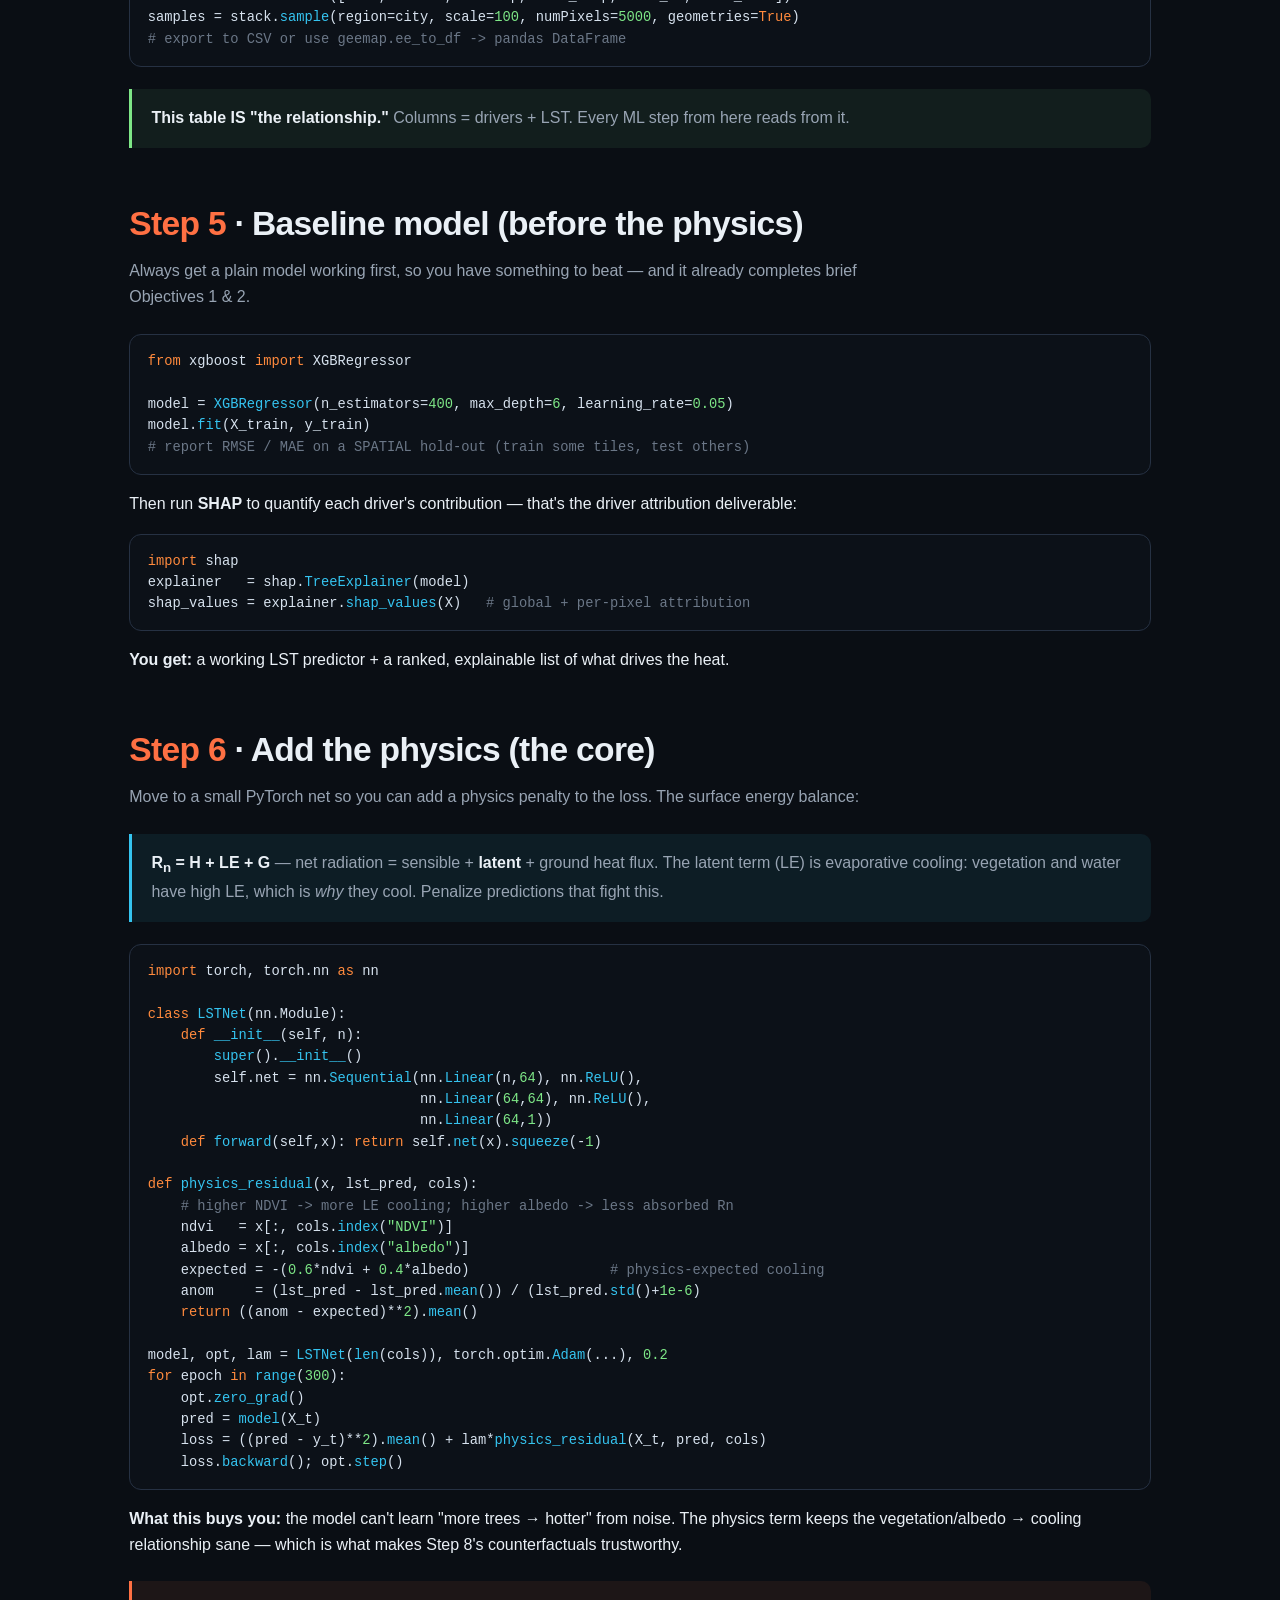
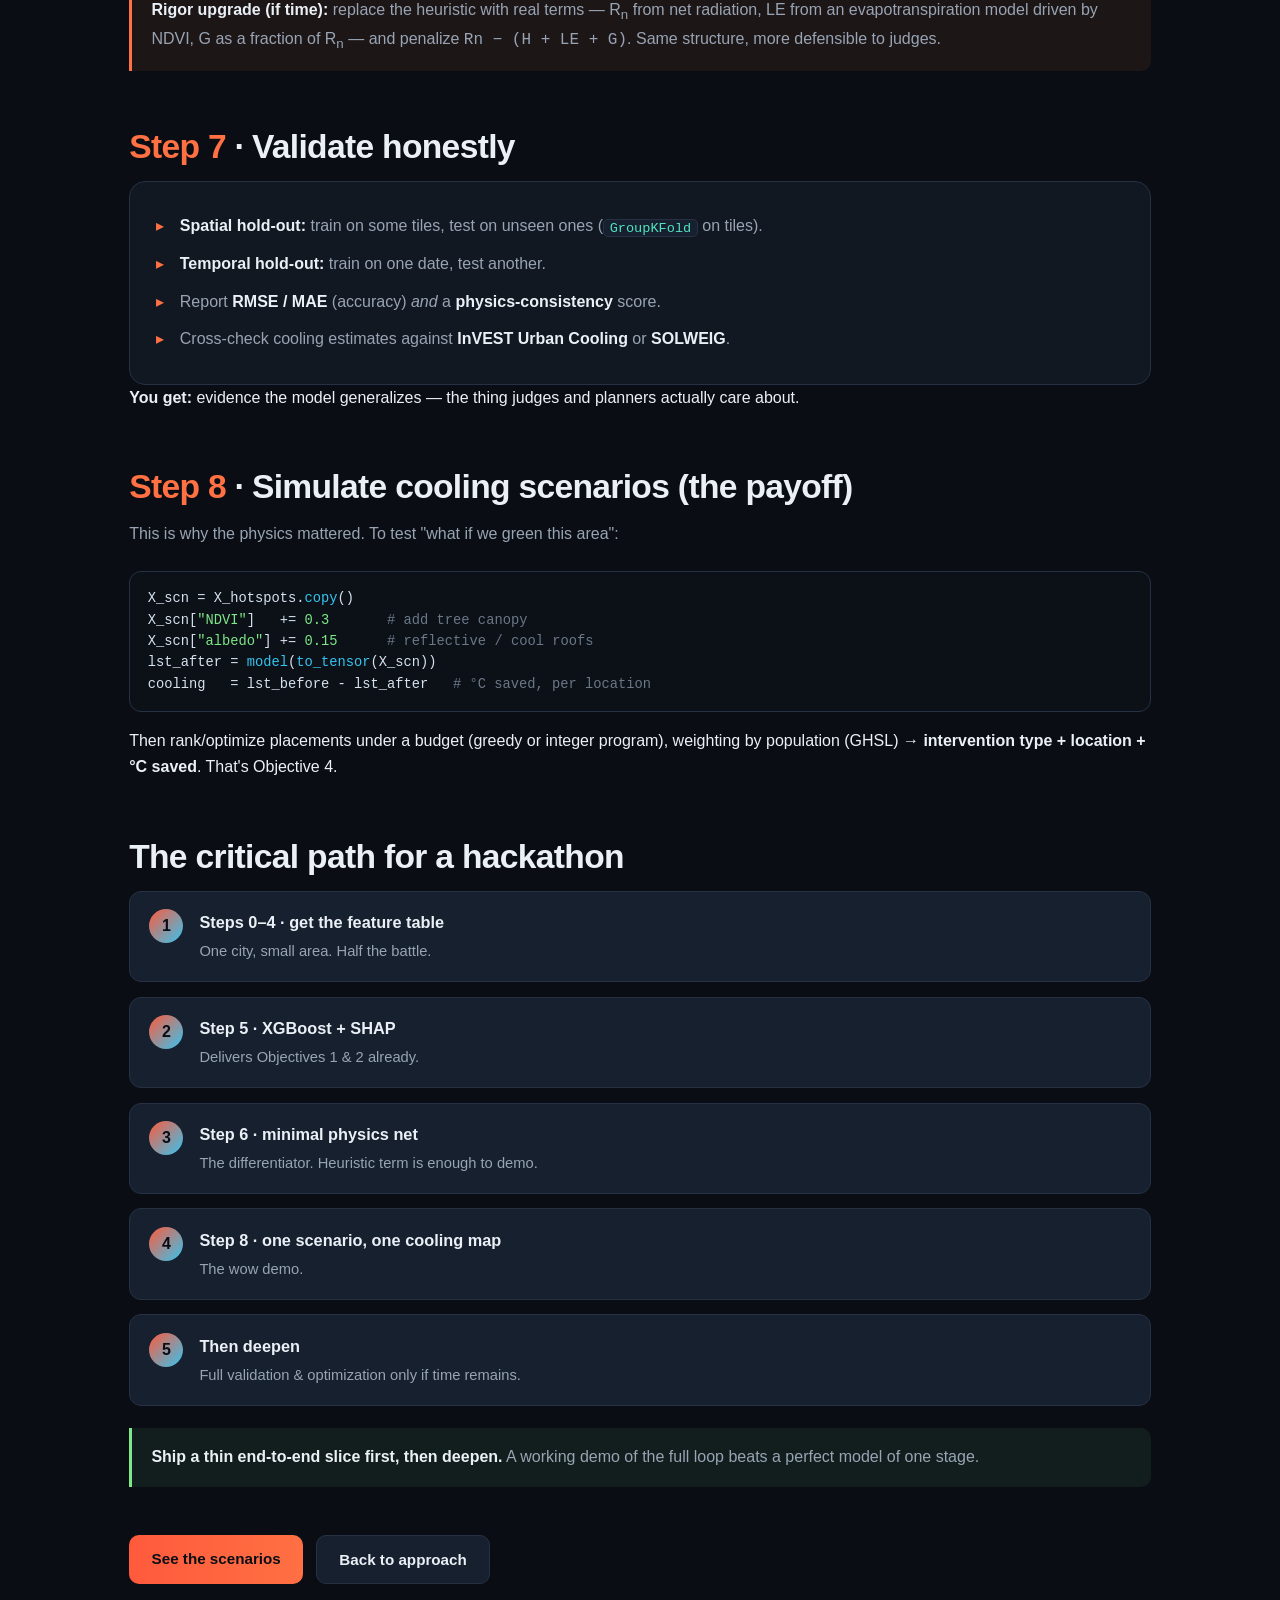
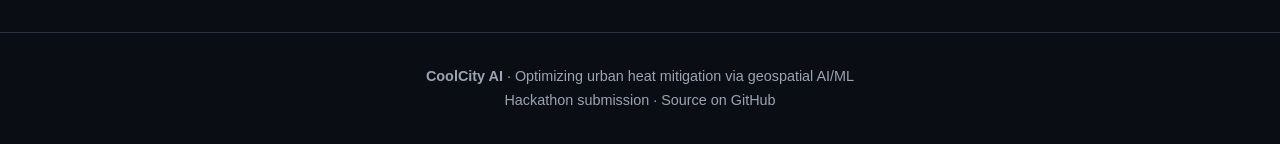
<file: coolcity/howto.html>
<!DOCTYPE html>
<html lang="en">
<head>
<meta charset="UTF-8">
<meta name="viewport" content="width=device-width, initial-scale=1.0">
<title>Build Guide — CoolCity AI</title>
<meta name="description" content="Step-by-step guide to building the physics-informed LST model with real satellite data: environment, data, features, physics loss, validation, and cooling scenarios.">
<link rel="stylesheet" href="style.css">
<style>
  pre { background:#0c1118; border:1px solid var(--border); border-radius:12px; padding:1rem 1.1rem; overflow-x:auto; font-size:0.86rem; line-height:1.55; margin:1rem 0; }
  code { font-family: ui-monospace, "SF Mono", Menlo, Consolas, monospace; }
  pre code { color:#d7e2ee; }
  p code, li code, td code { background:var(--bg-card); border:1px solid var(--border); border-radius:5px; padding:0.05rem 0.35rem; font-size:0.85em; color:var(--cool-2); }
  .k { color:#ff8a3d; } .s { color:#7ee787; } .c { color:#6b7787; } .f { color:#35c4f0; }
  .toc { display:flex; flex-wrap:wrap; gap:0.5rem; margin-top:1rem; }
  .toc a { font-size:0.85rem; padding:0.35rem 0.7rem; border-radius:999px; background:var(--bg-card); border:1px solid var(--border); color:var(--text-dim); }
  .toc a:hover { text-decoration:none; border-color:var(--cool); color:var(--text); }
  .stepnum { color:var(--accent); font-weight:800; }
</style>
</head>
<body>

<nav class="nav">
  <div class="nav-inner">
    <a class="brand" href="index.html"><span>CoolCity AI</span></a>
    <div class="nav-links">
      <a href="index.html">Overview</a>
      <a href="approach.html">Approach</a>
      <a href="howto.html" class="active">Build Guide</a>
      <a href="architecture.html">Architecture</a>
      <a href="scenarios.html">Scenarios</a>
      <a href="outcomes.html">Outcomes</a>
    </div>
    <a class="home-link" href="../index.html">↩ Anshu site</a>
  </div>
</nav>

<header class="hero">
  <div class="eyebrow">Implementation · step-by-step</div>
  <h1>How to build the<br><span class="grad-hot">physics-informed</span> <span class="grad-cool">LST model</span></h1>
  <p>A practical recipe using real satellite data — from a clean environment to a °C cooling map. Each step says <em>what to do</em>, <em>which tool</em>, and <em>what you get</em>.</p>
  <div class="toc wrap" style="justify-content:center">
    <a href="#s0">0 · Environment</a>
    <a href="#s1">1 · Data access</a>
    <a href="#s2">2 · Study area</a>
    <a href="#s3">3 · Target (LST)</a>
    <a href="#s4">4 · Features</a>
    <a href="#s5">5 · Baseline</a>
    <a href="#s6">6 · Physics</a>
    <a href="#s7">7 · Validate</a>
    <a href="#s8">8 · Scenarios</a>
  </div>
</header>

<main class="wrap">

  <a class="backlink" href="approach.html">← Back to approach</a>

  <section id="s0">
    <h2><span class="stepnum">Step 0</span> · Environment (do this first)</h2>
    <div class="callout"><b>Heads-up:</b> Python 3.14 is too new — PyTorch and rasterio don't ship wheels for it yet. Use <b>conda with Python 3.11</b>. Skip this and you hit install errors immediately.</div>
    <pre><code><span class="c"># install miniforge (conda)</span>
wget https://github.com/conda-forge/miniforge/releases/latest/download/Miniforge3-Linux-x86_64.sh
bash Miniforge3-Linux-x86_64.sh          <span class="c"># accept, restart shell</span>

<span class="c"># create the project env</span>
conda create -n coolcity python=3.11 -y
conda activate coolcity

<span class="c"># geospatial + ML stack</span>
conda install -c conda-forge earthengine-api geemap rasterio geopandas rioxarray \
    xarray numpy pandas scikit-learn matplotlib -y
pip install torch xgboost shap</code></pre>
    <p><b>You get:</b> a working environment where every import succeeds.</p>
  </section>

  <section id="s1">
    <h2><span class="stepnum">Step 1</span> · Data access (Google Earth Engine)</h2>
    <p class="lead">GEE is the shortcut: petabytes of Landsat / Sentinel / ERA5 queried in the cloud — no downloading terabytes.</p>
    <div class="panel">
      <ul class="clean">
        <li>Sign up (free for research): <a href="https://earthengine.google.com/signup">earthengine.google.com/signup</a></li>
        <li>Create a Google Cloud project and enable the Earth Engine API.</li>
        <li>Authenticate in the terminal, then initialize in Python.</li>
      </ul>
    </div>
    <pre><code>earthengine authenticate       <span class="c"># opens a browser, paste token back</span></code></pre>
    <pre><code><span class="k">import</span> ee
ee.<span class="f">Initialize</span>(project=<span class="s">"your-gcp-project-id"</span>)</code></pre>
    <p><b>You get:</b> the ability to pull any dataset in the brief with a few lines of Python.</p>
  </section>

  <section id="s2">
    <h2><span class="stepnum">Step 2</span> · Study area &amp; time window</h2>
    <p class="lead">Pick ONE city and a cloud-free hot season — heat is the point.</p>
    <pre><code>city = ee.Geometry.<span class="f">Rectangle</span>([<span class="s">77.5, 12.9, 77.7, 13.1</span>])   <span class="c"># bbox lon/lat</span>
start, end = <span class="s">"2023-04-01"</span>, <span class="s">"2023-06-30"</span>              <span class="c"># hot pre-monsoon</span></code></pre>
    <div class="callout cool"><b>Biggest time-saver:</b> small area + one season first. Get the whole pipeline working end-to-end on a tiny region before scaling up.</div>
  </section>

  <section id="s3">
    <h2><span class="stepnum">Step 3</span> · Build the target — LST</h2>
    <p class="lead">This is your <b>y</b> — what the model predicts.</p>
    <div class="panel">
      <ul class="clean">
        <li><b>Landsat 8/9</b> Collection-2 L2 ships a surface-temp band <code>ST_B10</code>. Scale it: <code>K = ST_B10·0.00341802 + 149.0</code>, then <code>°C = K − 273.15</code>.</li>
        <li>Mask clouds with the <code>QA_PIXEL</code> band; composite (median) into one clean image.</li>
        <li>Optionally overlay <b>ECOSTRESS</b> LST for higher-res validation.</li>
      </ul>
    </div>
    <pre><code><span class="k">def</span> <span class="f">scale_lst</span>(img):
    lst = img.<span class="f">select</span>(<span class="s">"ST_B10"</span>).<span class="f">multiply</span>(<span class="s">0.00341802</span>).<span class="f">add</span>(<span class="s">149.0</span>).<span class="f">subtract</span>(<span class="s">273.15</span>)
    <span class="k">return</span> lst.<span class="f">rename</span>(<span class="s">"LST"</span>)

col = (ee.<span class="f">ImageCollection</span>(<span class="s">"LANDSAT/LC08/C02/T1_L2"</span>)
       .<span class="f">filterBounds</span>(city).<span class="f">filterDate</span>(start, end)
       .<span class="f">filter</span>(ee.Filter.<span class="f">lt</span>(<span class="s">"CLOUD_COVER"</span>, <span class="s">20</span>)))
lst = col.<span class="f">map</span>(scale_lst).<span class="f">select</span>(<span class="s">"LST"</span>).<span class="f">median</span>().<span class="f">clip</span>(city)</code></pre>
    <p><b>You get:</b> a clean LST raster in °C — your ground truth.</p>
  </section>

  <section id="s4">
    <h2><span class="stepnum">Step 4</span> · Build the features — the drivers</h2>
    <p class="lead">This is your <b>X</b>. Each factor is a raster aligned to the LST grid.</p>
    <div class="table-wrap">
      <table>
        <thead><tr><th>Factor</th><th>Source</th><th>How</th></tr></thead>
        <tbody>
          <tr><td>Vegetation (NDVI)</td><td>Landsat / Sentinel-2</td><td><code>(NIR−Red)/(NIR+Red)</code></td></tr>
          <tr><td>Land cover</td><td>Dynamic World / WorldCover</td><td>categorical band</td></tr>
          <tr><td>Albedo</td><td>Landsat reflectance</td><td>weighted band combo</td></tr>
          <tr><td>Built-up density</td><td>GHSL</td><td>fraction built</td></tr>
          <tr><td>Building height</td><td>UT-GLOBUS / GHSL</td><td>height band</td></tr>
          <tr><td>Air temp / humidity / wind</td><td>ERA5-Land hourly</td><td>resample to grid</td></tr>
          <tr><td>Impervious fraction</td><td>derived from LULC</td><td>% sealed surface</td></tr>
        </tbody>
      </table>
    </div>
    <p style="margin-top:1rem">Stack them all, then <b>sample to a table</b> — one row per pixel:</p>
    <pre><code>stack   = lst.<span class="f">addBands</span>([ndvi, albedo, builtup, era5_temp, era5_rh, era5_wind])
samples = stack.<span class="f">sample</span>(region=city, scale=<span class="s">100</span>, numPixels=<span class="s">5000</span>, geometries=<span class="k">True</span>)
<span class="c"># export to CSV or use geemap.ee_to_df -> pandas DataFrame</span></code></pre>
    <div class="callout green"><b>This table IS "the relationship."</b> Columns = drivers + LST. Every ML step from here reads from it.</div>
  </section>

  <section id="s5">
    <h2><span class="stepnum">Step 5</span> · Baseline model (before the physics)</h2>
    <p class="lead">Always get a plain model working first, so you have something to beat — and it already completes brief Objectives 1 &amp; 2.</p>
    <pre><code><span class="k">from</span> xgboost <span class="k">import</span> XGBRegressor

model = <span class="f">XGBRegressor</span>(n_estimators=<span class="s">400</span>, max_depth=<span class="s">6</span>, learning_rate=<span class="s">0.05</span>)
model.<span class="f">fit</span>(X_train, y_train)
<span class="c"># report RMSE / MAE on a SPATIAL hold-out (train some tiles, test others)</span></code></pre>
    <p>Then run <b>SHAP</b> to quantify each driver's contribution — that's the driver attribution deliverable:</p>
    <pre><code><span class="k">import</span> shap
explainer   = shap.<span class="f">TreeExplainer</span>(model)
shap_values = explainer.<span class="f">shap_values</span>(X)   <span class="c"># global + per-pixel attribution</span></code></pre>
    <p><b>You get:</b> a working LST predictor + a ranked, explainable list of what drives the heat.</p>
  </section>

  <section id="s6">
    <h2><span class="stepnum">Step 6</span> · Add the physics (the core)</h2>
    <p class="lead">Move to a small PyTorch net so you can add a physics penalty to the loss. The surface energy balance:</p>
    <div class="callout cool"><b>R<sub>n</sub> = H + LE + G</b> — net radiation = sensible + <b>latent</b> + ground heat flux. The latent term (LE) is evaporative cooling: vegetation and water have high LE, which is <em>why</em> they cool. Penalize predictions that fight this.</div>
    <pre><code><span class="k">import</span> torch, torch.nn <span class="k">as</span> nn

<span class="k">class</span> <span class="f">LSTNet</span>(nn.Module):
    <span class="k">def</span> <span class="f">__init__</span>(self, n):
        <span class="f">super</span>().<span class="f">__init__</span>()
        self.net = nn.<span class="f">Sequential</span>(nn.<span class="f">Linear</span>(n,<span class="s">64</span>), nn.<span class="f">ReLU</span>(),
                                 nn.<span class="f">Linear</span>(<span class="s">64</span>,<span class="s">64</span>), nn.<span class="f">ReLU</span>(),
                                 nn.<span class="f">Linear</span>(<span class="s">64</span>,<span class="s">1</span>))
    <span class="k">def</span> <span class="f">forward</span>(self,x): <span class="k">return</span> self.<span class="f">net</span>(x).<span class="f">squeeze</span>(-<span class="s">1</span>)

<span class="k">def</span> <span class="f">physics_residual</span>(x, lst_pred, cols):
    <span class="c"># higher NDVI -> more LE cooling; higher albedo -> less absorbed Rn</span>
    ndvi   = x[:, cols.<span class="f">index</span>(<span class="s">"NDVI"</span>)]
    albedo = x[:, cols.<span class="f">index</span>(<span class="s">"albedo"</span>)]
    expected = -(<span class="s">0.6</span>*ndvi + <span class="s">0.4</span>*albedo)                 <span class="c"># physics-expected cooling</span>
    anom     = (lst_pred - lst_pred.<span class="f">mean</span>()) / (lst_pred.<span class="f">std</span>()+<span class="s">1e-6</span>)
    <span class="k">return</span> ((anom - expected)**<span class="s">2</span>).<span class="f">mean</span>()

model, opt, lam = <span class="f">LSTNet</span>(<span class="f">len</span>(cols)), torch.optim.<span class="f">Adam</span>(...), <span class="s">0.2</span>
<span class="k">for</span> epoch <span class="k">in</span> <span class="f">range</span>(<span class="s">300</span>):
    opt.<span class="f">zero_grad</span>()
    pred = <span class="f">model</span>(X_t)
    loss = ((pred - y_t)**<span class="s">2</span>).<span class="f">mean</span>() + lam*<span class="f">physics_residual</span>(X_t, pred, cols)
    loss.<span class="f">backward</span>(); opt.<span class="f">step</span>()</code></pre>
    <p><b>What this buys you:</b> the model can't learn "more trees → hotter" from noise. The physics term keeps the vegetation/albedo → cooling relationship sane — which is what makes Step 8's counterfactuals trustworthy.</p>
    <div class="callout"><b>Rigor upgrade (if time):</b> replace the heuristic with real terms — R<sub>n</sub> from net radiation, LE from an evapotranspiration model driven by NDVI, G as a fraction of R<sub>n</sub> — and penalize <code>Rn − (H + LE + G)</code>. Same structure, more defensible to judges.</div>
  </section>

  <section id="s7">
    <h2><span class="stepnum">Step 7</span> · Validate honestly</h2>
    <div class="panel">
      <ul class="clean">
        <li><b>Spatial hold-out:</b> train on some tiles, test on unseen ones (<code>GroupKFold</code> on tiles).</li>
        <li><b>Temporal hold-out:</b> train on one date, test another.</li>
        <li>Report <b>RMSE / MAE</b> (accuracy) <em>and</em> a <b>physics-consistency</b> score.</li>
        <li>Cross-check cooling estimates against <b>InVEST Urban Cooling</b> or <b>SOLWEIG</b>.</li>
      </ul>
    </div>
    <p><b>You get:</b> evidence the model generalizes — the thing judges and planners actually care about.</p>
  </section>

  <section id="s8">
    <h2><span class="stepnum">Step 8</span> · Simulate cooling scenarios (the payoff)</h2>
    <p class="lead">This is why the physics mattered. To test "what if we green this area":</p>
    <pre><code>X_scn = X_hotspots.<span class="f">copy</span>()
X_scn[<span class="s">"NDVI"</span>]   += <span class="s">0.3</span>       <span class="c"># add tree canopy</span>
X_scn[<span class="s">"albedo"</span>] += <span class="s">0.15</span>      <span class="c"># reflective / cool roofs</span>
lst_after = <span class="f">model</span>(<span class="f">to_tensor</span>(X_scn))
cooling   = lst_before - lst_after   <span class="c"># °C saved, per location</span></code></pre>
    <p>Then rank/optimize placements under a budget (greedy or integer program), weighting by population (GHSL) → <b>intervention type + location + °C saved</b>. That's Objective 4.</p>
  </section>

  <section>
    <h2>The critical path for a hackathon</h2>
    <div class="steps">
      <div class="step"><div class="num"></div><div><h4>Steps 0–4 · get the feature table</h4><p>One city, small area. Half the battle.</p></div></div>
      <div class="step"><div class="num"></div><div><h4>Step 5 · XGBoost + SHAP</h4><p>Delivers Objectives 1 &amp; 2 already.</p></div></div>
      <div class="step"><div class="num"></div><div><h4>Step 6 · minimal physics net</h4><p>The differentiator. Heuristic term is enough to demo.</p></div></div>
      <div class="step"><div class="num"></div><div><h4>Step 8 · one scenario, one cooling map</h4><p>The wow demo.</p></div></div>
      <div class="step"><div class="num"></div><div><h4>Then deepen</h4><p>Full validation &amp; optimization only if time remains.</p></div></div>
    </div>
    <div class="callout green"><b>Ship a thin end-to-end slice first, then deepen.</b> A working demo of the full loop beats a perfect model of one stage.</div>
  </section>

  <section>
    <div class="cta" style="justify-content:flex-start">
      <a class="btn primary" href="scenarios.html">See the scenarios</a>
      <a class="btn ghost" href="approach.html">Back to approach</a>
    </div>
  </section>

</main>

<footer>
  <b>CoolCity AI</b> · Optimizing urban heat mitigation via geospatial AI/ML<br>
  Hackathon submission · <a href="https://github.com/Chirayu18/anshu">Source on GitHub</a>
</footer>

</body>
</html>
</file>
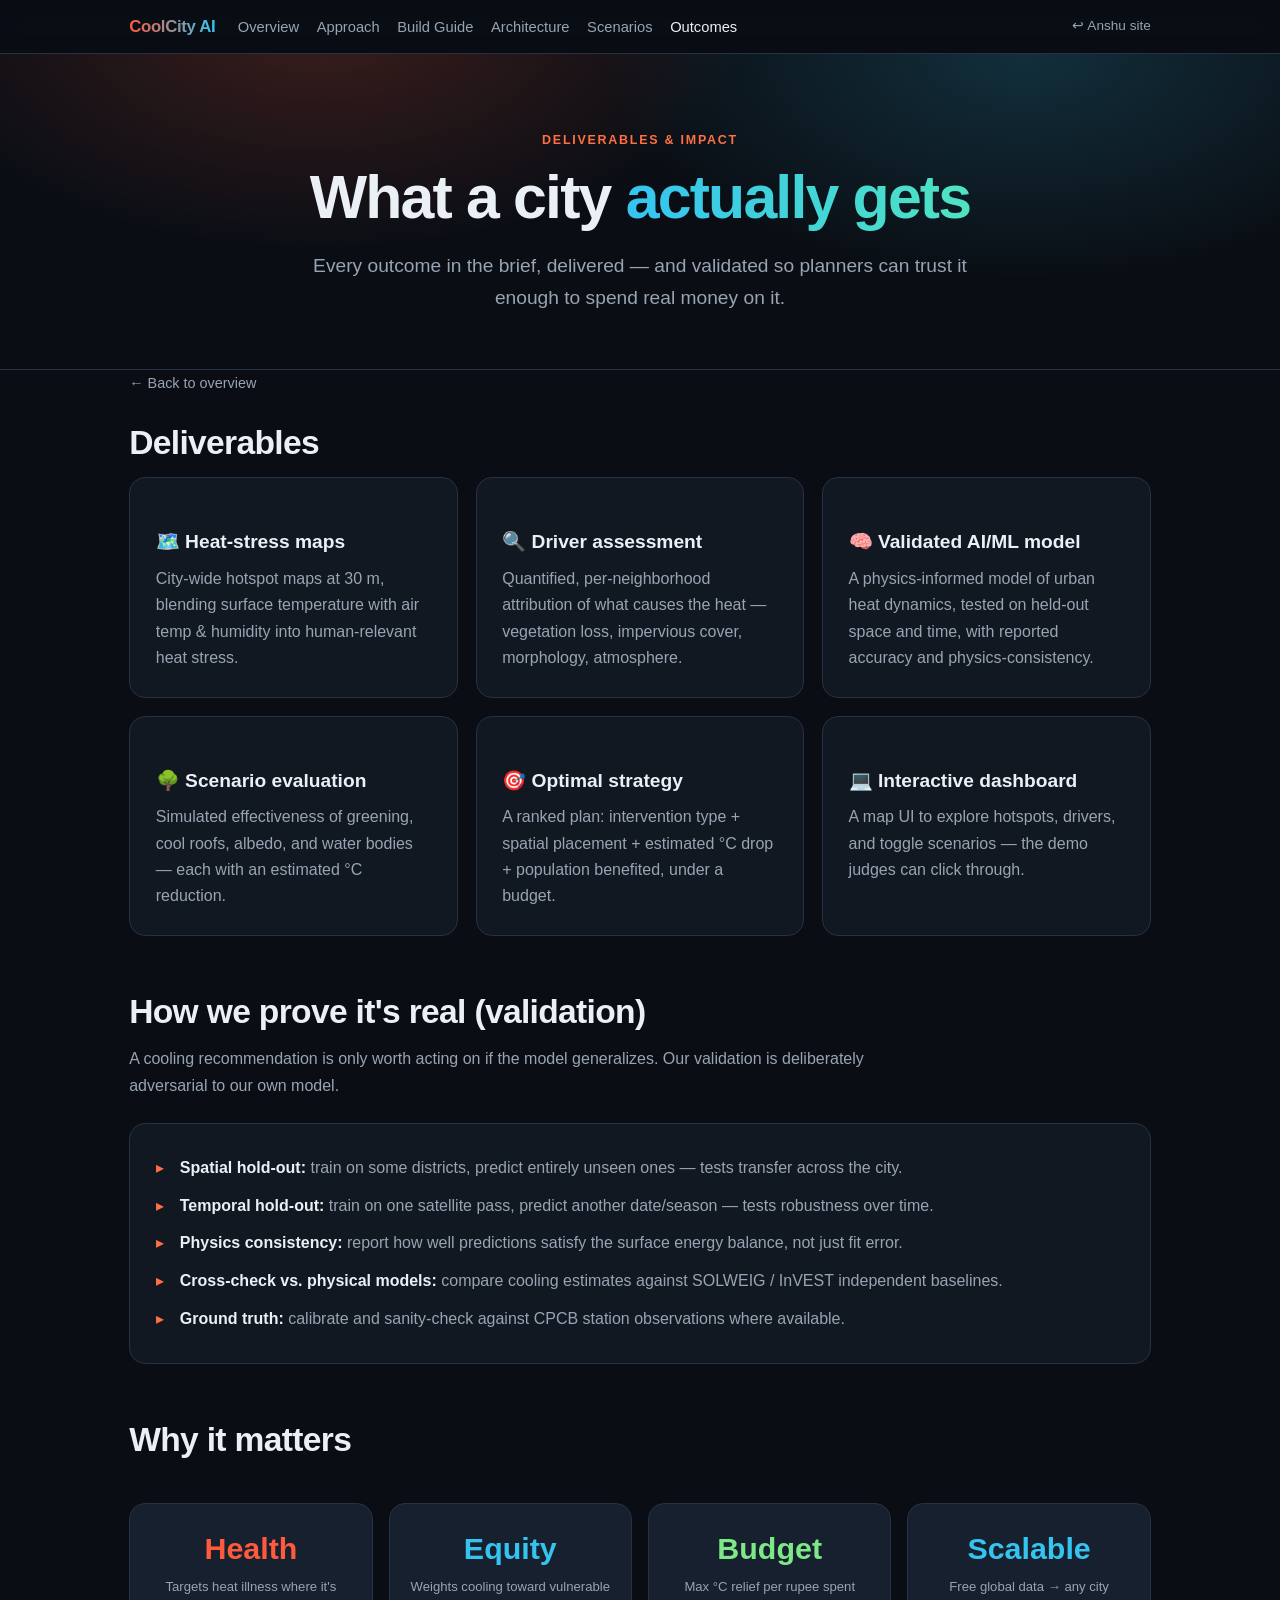
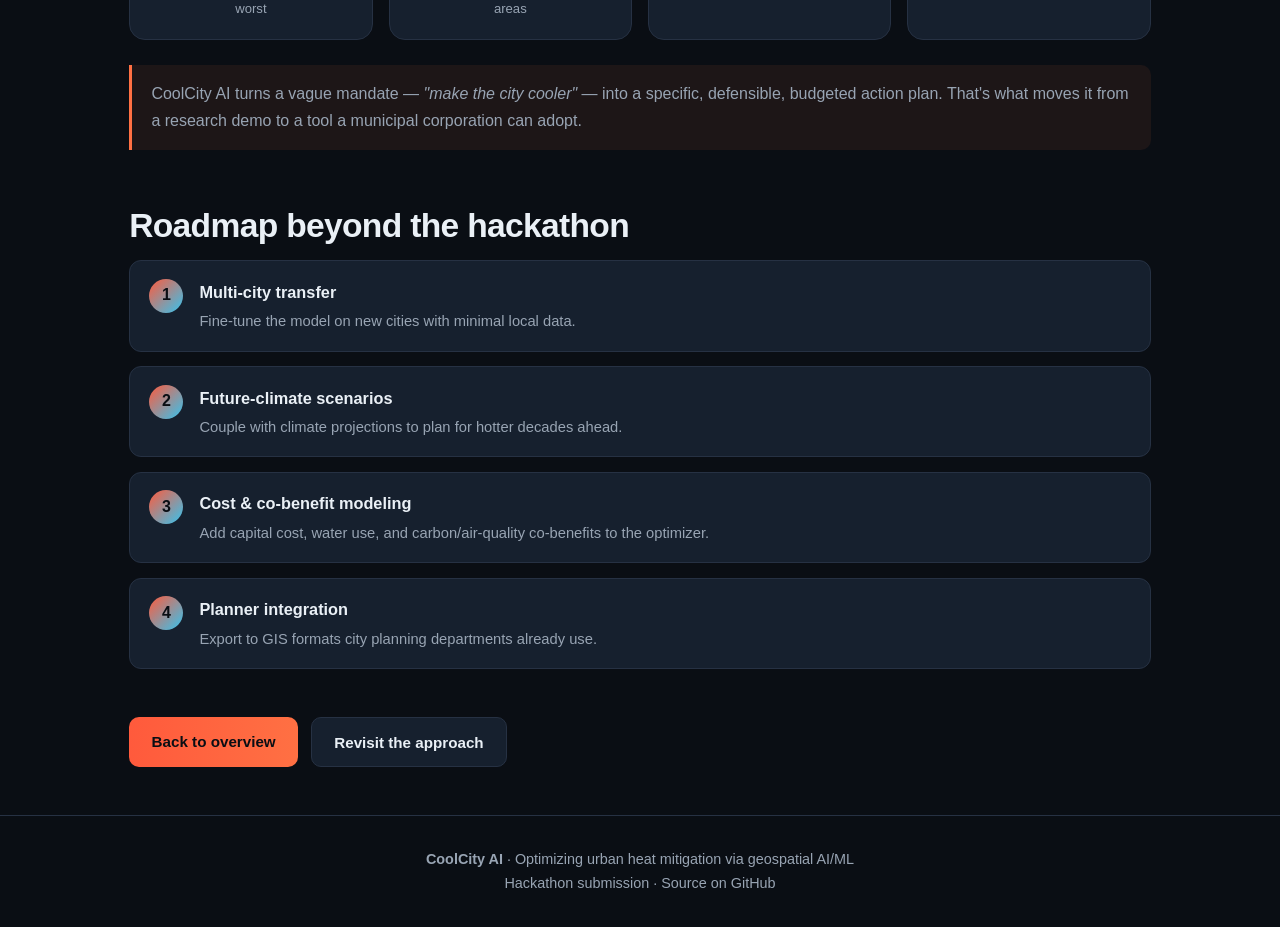
<file: coolcity/outcomes.html>
<!DOCTYPE html>
<html lang="en">
<head>
<meta charset="UTF-8">
<meta name="viewport" content="width=device-width, initial-scale=1.0">
<title>Outcomes & Impact — CoolCity AI</title>
<meta name="description" content="Deliverables, validation strategy, and real-world impact of the CoolCity AI urban heat mitigation framework.">
<link rel="stylesheet" href="style.css">
</head>
<body>

<nav class="nav">
  <div class="nav-inner">
    <a class="brand" href="index.html"><span>CoolCity AI</span></a>
    <div class="nav-links">
      <a href="index.html">Overview</a>
      <a href="approach.html">Approach</a>
      <a href="howto.html">Build Guide</a>
      <a href="architecture.html">Architecture</a>
      <a href="scenarios.html">Scenarios</a>
      <a href="outcomes.html" class="active">Outcomes</a>
    </div>
    <a class="home-link" href="../index.html">↩ Anshu site</a>
  </div>
</nav>

<header class="hero">
  <div class="eyebrow">Deliverables & impact</div>
  <h1>What a city <span class="grad-cool">actually gets</span></h1>
  <p>Every outcome in the brief, delivered — and validated so planners can trust it enough to spend real money on it.</p>
</header>

<main class="wrap">

  <a class="backlink" href="index.html">← Back to overview</a>

  <section>
    <h2>Deliverables</h2>
    <div class="grid">
      <div class="panel"><h3>🗺️ Heat-stress maps</h3><p style="color:var(--text-dim)">City-wide hotspot maps at 30 m, blending surface temperature with air temp &amp; humidity into human-relevant heat stress.</p></div>
      <div class="panel"><h3>🔍 Driver assessment</h3><p style="color:var(--text-dim)">Quantified, per-neighborhood attribution of what causes the heat — vegetation loss, impervious cover, morphology, atmosphere.</p></div>
      <div class="panel"><h3>🧠 Validated AI/ML model</h3><p style="color:var(--text-dim)">A physics-informed model of urban heat dynamics, tested on held-out space and time, with reported accuracy and physics-consistency.</p></div>
      <div class="panel"><h3>🌳 Scenario evaluation</h3><p style="color:var(--text-dim)">Simulated effectiveness of greening, cool roofs, albedo, and water bodies — each with an estimated °C reduction.</p></div>
      <div class="panel"><h3>🎯 Optimal strategy</h3><p style="color:var(--text-dim)">A ranked plan: intervention type + spatial placement + estimated °C drop + population benefited, under a budget.</p></div>
      <div class="panel"><h3>💻 Interactive dashboard</h3><p style="color:var(--text-dim)">A map UI to explore hotspots, drivers, and toggle scenarios — the demo judges can click through.</p></div>
    </div>
  </section>

  <section>
    <h2>How we prove it's real (validation)</h2>
    <p class="lead">A cooling recommendation is only worth acting on if the model generalizes. Our validation is deliberately adversarial to our own model.</p>
    <div class="panel">
      <ul class="clean">
        <li><b>Spatial hold-out:</b> train on some districts, predict entirely unseen ones — tests transfer across the city.</li>
        <li><b>Temporal hold-out:</b> train on one satellite pass, predict another date/season — tests robustness over time.</li>
        <li><b>Physics consistency:</b> report how well predictions satisfy the surface energy balance, not just fit error.</li>
        <li><b>Cross-check vs. physical models:</b> compare cooling estimates against SOLWEIG / InVEST independent baselines.</li>
        <li><b>Ground truth:</b> calibrate and sanity-check against CPCB station observations where available.</li>
      </ul>
    </div>
  </section>

  <section>
    <h2>Why it matters</h2>
    <div class="stats">
      <div class="stat"><div class="n hot">Health</div><div class="l">Targets heat illness where it's worst</div></div>
      <div class="stat"><div class="n cool">Equity</div><div class="l">Weights cooling toward vulnerable areas</div></div>
      <div class="stat"><div class="n green">Budget</div><div class="l">Max °C relief per rupee spent</div></div>
      <div class="stat"><div class="n cool">Scalable</div><div class="l">Free global data → any city</div></div>
    </div>
    <div class="callout" style="margin-top:1.6rem">
      CoolCity AI turns a vague mandate — <em>"make the city cooler"</em> — into a specific, defensible, budgeted action plan. That's what moves it from a research demo to a tool a municipal corporation can adopt.
    </div>
  </section>

  <section>
    <h2>Roadmap beyond the hackathon</h2>
    <div class="steps">
      <div class="step"><div class="num"></div><div><h4>Multi-city transfer</h4><p>Fine-tune the model on new cities with minimal local data.</p></div></div>
      <div class="step"><div class="num"></div><div><h4>Future-climate scenarios</h4><p>Couple with climate projections to plan for hotter decades ahead.</p></div></div>
      <div class="step"><div class="num"></div><div><h4>Cost & co-benefit modeling</h4><p>Add capital cost, water use, and carbon/air-quality co-benefits to the optimizer.</p></div></div>
      <div class="step"><div class="num"></div><div><h4>Planner integration</h4><p>Export to GIS formats city planning departments already use.</p></div></div>
    </div>
  </section>

  <section>
    <div class="cta" style="justify-content:flex-start">
      <a class="btn primary" href="index.html">Back to overview</a>
      <a class="btn ghost" href="approach.html">Revisit the approach</a>
    </div>
  </section>

</main>

<footer>
  <b>CoolCity AI</b> · Optimizing urban heat mitigation via geospatial AI/ML<br>
  Hackathon submission · <a href="https://github.com/Chirayu18/anshu">Source on GitHub</a>
</footer>

</body>
</html>
</file>
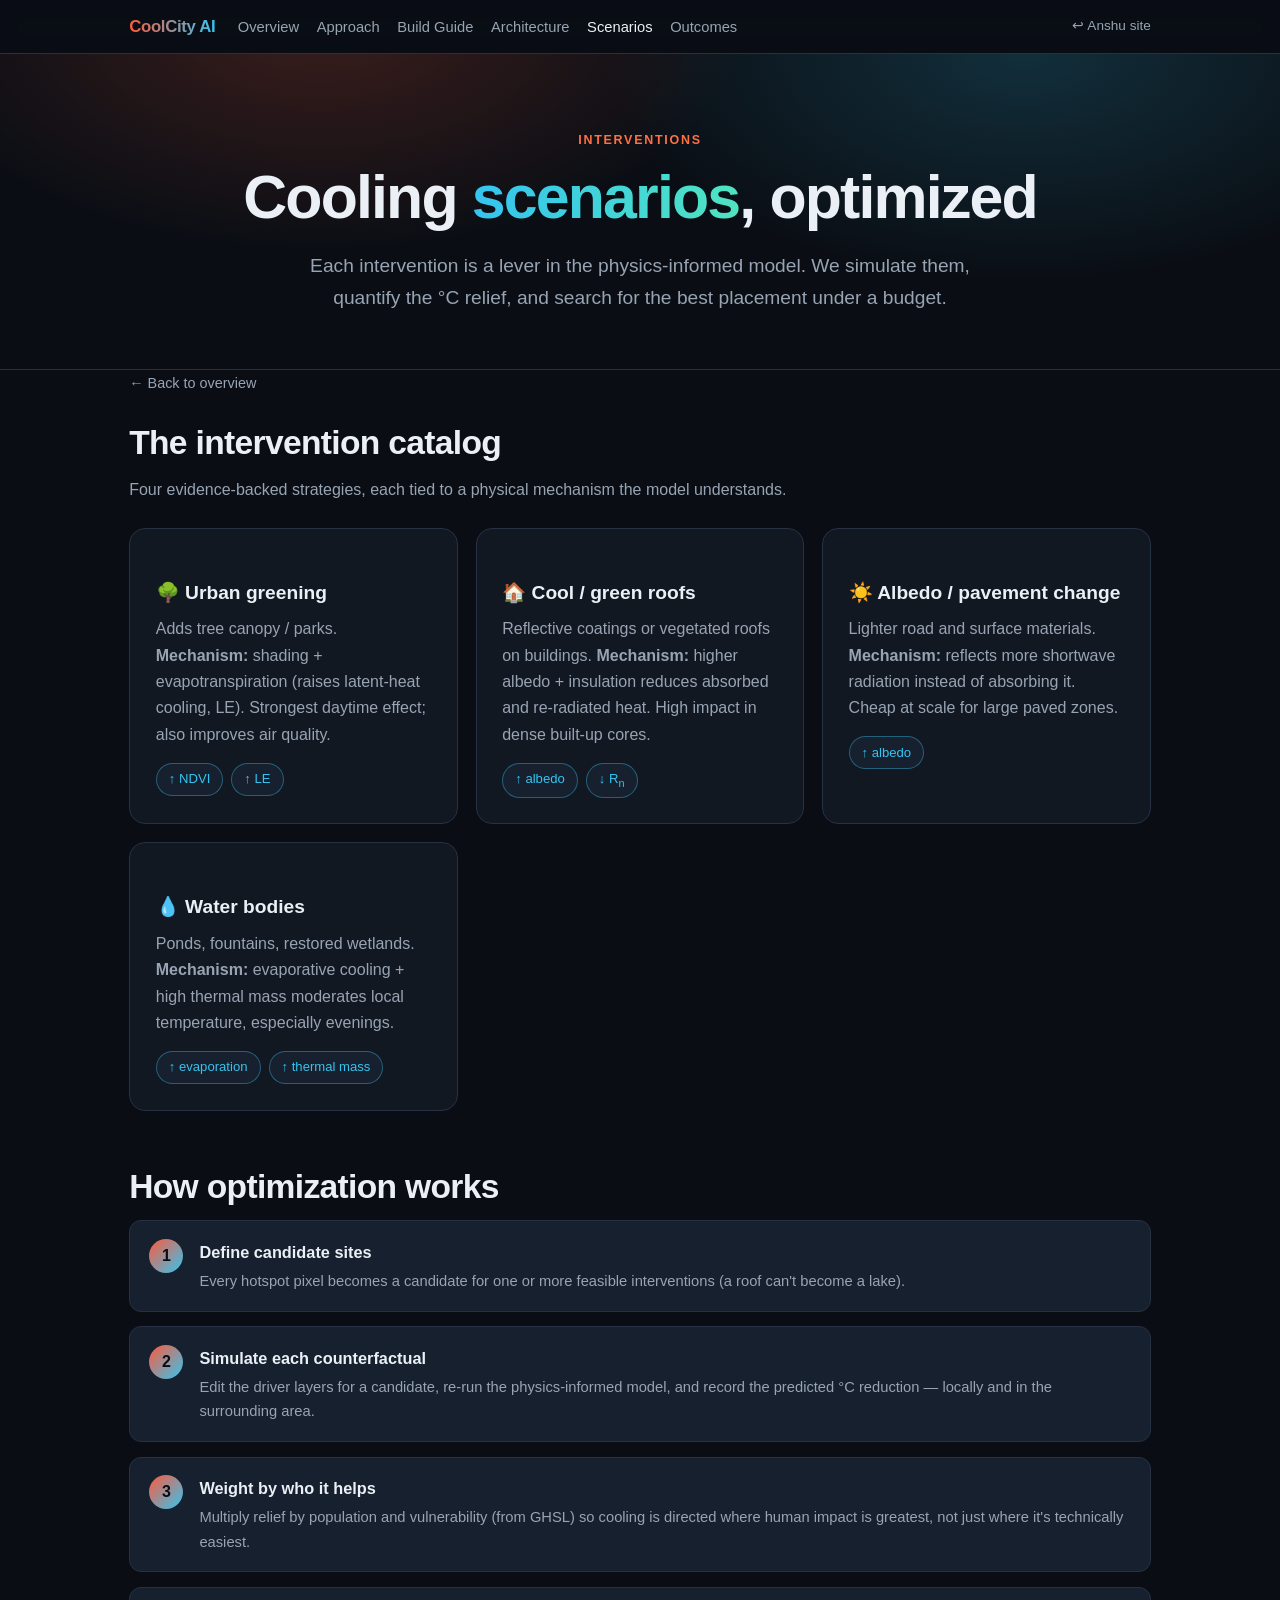
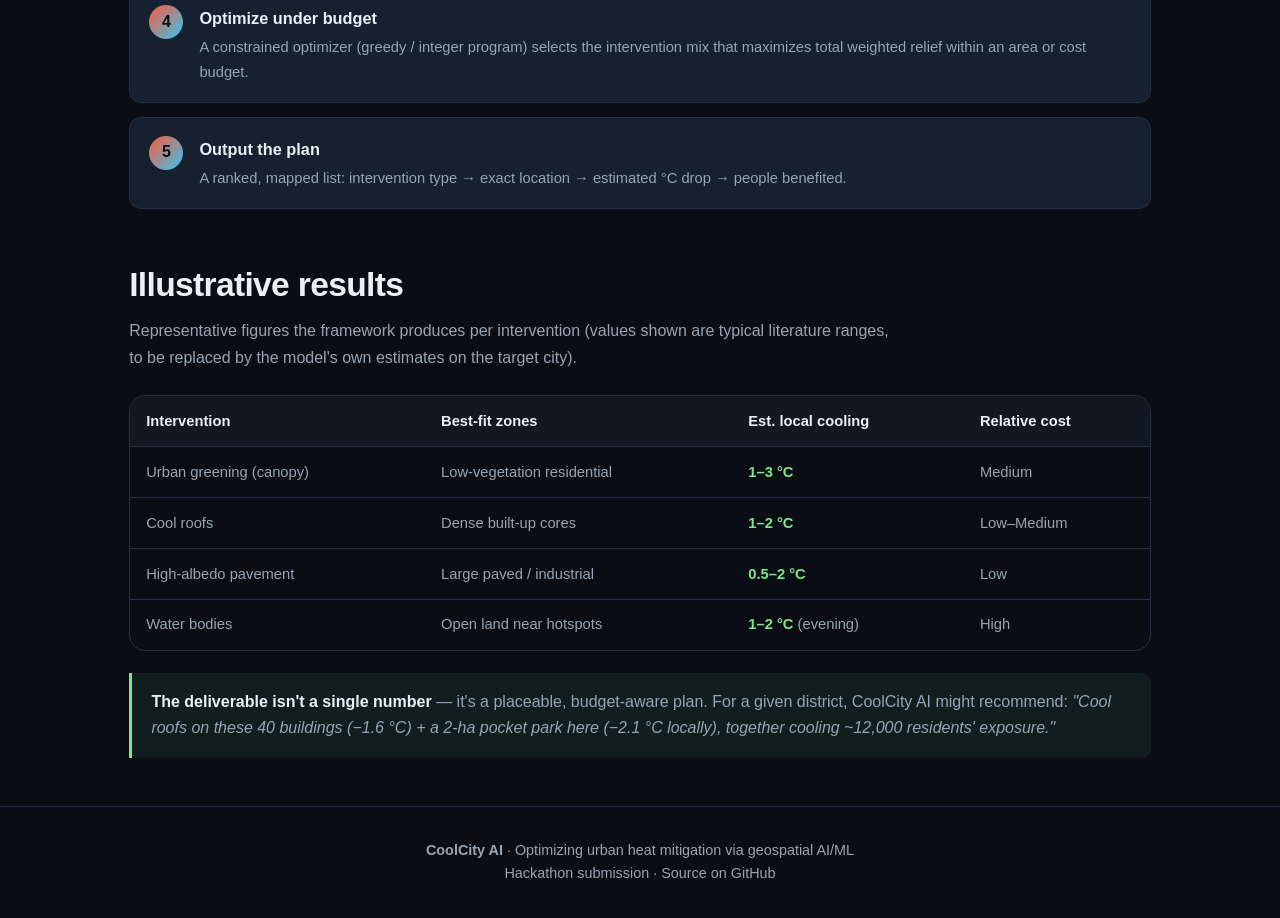
<file: coolcity/scenarios.html>
<!DOCTYPE html>
<html lang="en">
<head>
<meta charset="UTF-8">
<meta name="viewport" content="width=device-width, initial-scale=1.0">
<title>Cooling Scenarios — CoolCity AI</title>
<meta name="description" content="The catalog of cooling interventions CoolCity AI simulates and optimizes: urban greening, cool roofs, albedo changes, and water bodies.">
<link rel="stylesheet" href="style.css">
</head>
<body>

<nav class="nav">
  <div class="nav-inner">
    <a class="brand" href="index.html"><span>CoolCity AI</span></a>
    <div class="nav-links">
      <a href="index.html">Overview</a>
      <a href="approach.html">Approach</a>
      <a href="howto.html">Build Guide</a>
      <a href="architecture.html">Architecture</a>
      <a href="scenarios.html" class="active">Scenarios</a>
      <a href="outcomes.html">Outcomes</a>
    </div>
    <a class="home-link" href="../index.html">↩ Anshu site</a>
  </div>
</nav>

<header class="hero">
  <div class="eyebrow">Interventions</div>
  <h1>Cooling <span class="grad-cool">scenarios</span>, optimized</h1>
  <p>Each intervention is a lever in the physics-informed model. We simulate them, quantify the °C relief, and search for the best placement under a budget.</p>
</header>

<main class="wrap">

  <a class="backlink" href="index.html">← Back to overview</a>

  <section>
    <h2>The intervention catalog</h2>
    <p class="lead">Four evidence-backed strategies, each tied to a physical mechanism the model understands.</p>
    <div class="grid">
      <div class="panel">
        <h3>🌳 Urban greening</h3>
        <p style="color:var(--text-dim)">Adds tree canopy / parks. <b>Mechanism:</b> shading + evapotranspiration (raises latent-heat cooling, LE). Strongest daytime effect; also improves air quality.</p>
        <div class="pills"><span class="pill cool">↑ NDVI</span><span class="pill cool">↑ LE</span></div>
      </div>
      <div class="panel">
        <h3>🏠 Cool / green roofs</h3>
        <p style="color:var(--text-dim)">Reflective coatings or vegetated roofs on buildings. <b>Mechanism:</b> higher albedo + insulation reduces absorbed and re-radiated heat. High impact in dense built-up cores.</p>
        <div class="pills"><span class="pill cool">↑ albedo</span><span class="pill cool">↓ R<sub>n</sub></span></div>
      </div>
      <div class="panel">
        <h3>☀️ Albedo / pavement change</h3>
        <p style="color:var(--text-dim)">Lighter road and surface materials. <b>Mechanism:</b> reflects more shortwave radiation instead of absorbing it. Cheap at scale for large paved zones.</p>
        <div class="pills"><span class="pill cool">↑ albedo</span></div>
      </div>
      <div class="panel">
        <h3>💧 Water bodies</h3>
        <p style="color:var(--text-dim)">Ponds, fountains, restored wetlands. <b>Mechanism:</b> evaporative cooling + high thermal mass moderates local temperature, especially evenings.</p>
        <div class="pills"><span class="pill cool">↑ evaporation</span><span class="pill cool">↑ thermal mass</span></div>
      </div>
    </div>
  </section>

  <section>
    <h2>How optimization works</h2>
    <div class="steps">
      <div class="step"><div class="num"></div><div>
        <h4>Define candidate sites</h4>
        <p>Every hotspot pixel becomes a candidate for one or more feasible interventions (a roof can't become a lake).</p>
      </div></div>
      <div class="step"><div class="num"></div><div>
        <h4>Simulate each counterfactual</h4>
        <p>Edit the driver layers for a candidate, re-run the physics-informed model, and record the predicted °C reduction — locally and in the surrounding area.</p>
      </div></div>
      <div class="step"><div class="num"></div><div>
        <h4>Weight by who it helps</h4>
        <p>Multiply relief by population and vulnerability (from GHSL) so cooling is directed where human impact is greatest, not just where it's technically easiest.</p>
      </div></div>
      <div class="step"><div class="num"></div><div>
        <h4>Optimize under budget</h4>
        <p>A constrained optimizer (greedy / integer program) selects the intervention mix that maximizes total weighted relief within an area or cost budget.</p>
      </div></div>
      <div class="step"><div class="num"></div><div>
        <h4>Output the plan</h4>
        <p>A ranked, mapped list: intervention type → exact location → estimated °C drop → people benefited.</p>
      </div></div>
    </div>
  </section>

  <section>
    <h2>Illustrative results</h2>
    <p class="lead">Representative figures the framework produces per intervention (values shown are typical literature ranges, to be replaced by the model's own estimates on the target city).</p>
    <div class="table-wrap">
      <table>
        <thead><tr><th>Intervention</th><th>Best-fit zones</th><th>Est. local cooling</th><th>Relative cost</th></tr></thead>
        <tbody>
          <tr><td>Urban greening (canopy)</td><td>Low-vegetation residential</td><td><span class="up">1–3 °C</span></td><td>Medium</td></tr>
          <tr><td>Cool roofs</td><td>Dense built-up cores</td><td><span class="up">1–2 °C</span></td><td>Low–Medium</td></tr>
          <tr><td>High-albedo pavement</td><td>Large paved / industrial</td><td><span class="up">0.5–2 °C</span></td><td>Low</td></tr>
          <tr><td>Water bodies</td><td>Open land near hotspots</td><td><span class="up">1–2 °C</span> (evening)</td><td>High</td></tr>
        </tbody>
      </table>
    </div>
    <div class="callout green">
      <b>The deliverable isn't a single number</b> — it's a placeable, budget-aware plan. For a given district, CoolCity AI might recommend: <em>"Cool roofs on these 40 buildings (−1.6 °C) + a 2-ha pocket park here (−2.1 °C locally), together cooling ~12,000 residents' exposure."</em>
    </div>
  </section>

</main>

<footer>
  <b>CoolCity AI</b> · Optimizing urban heat mitigation via geospatial AI/ML<br>
  Hackathon submission · <a href="https://github.com/Chirayu18/anshu">Source on GitHub</a>
</footer>

</body>
</html>
</file>
<file: style.css>
:root {
  --bg: #0d1117;
  --bg-soft: #161b22;
  --bg-card: #1c2230;
  --border: #2a3140;
  --text: #e6edf3;
  --text-dim: #9da7b3;
  --accent: #58a6ff;
  --accent-2: #a371f7;
  --cryo: #56d4ff;
  --fpga: #7ee787;
  --warn: #f0b429;
  --radius: 14px;
  --maxw: 1000px;
}

* { margin: 0; padding: 0; box-sizing: border-box; }
html { scroll-behavior: smooth; }
body {
  font-family: -apple-system, BlinkMacSystemFont, "Segoe UI", Roboto, Helvetica, Arial, sans-serif;
  background: var(--bg);
  color: var(--text);
  line-height: 1.65;
  -webkit-font-smoothing: antialiased;
}
a { color: var(--accent); text-decoration: none; }
a:hover { text-decoration: underline; }

/* ---- Nav ---- */
.nav {
  position: sticky;
  top: 0;
  z-index: 50;
  background: rgba(13,17,23,0.85);
  backdrop-filter: blur(10px);
  border-bottom: 1px solid var(--border);
}
.nav-inner {
  max-width: var(--maxw);
  margin: 0 auto;
  padding: 0.8rem 1.2rem;
  display: flex;
  align-items: center;
  gap: 1.4rem;
  flex-wrap: wrap;
}
.brand {
  font-weight: 800;
  font-size: 1.05rem;
  color: var(--text);
  letter-spacing: -0.02em;
  white-space: nowrap;
}
.brand span {
  background: linear-gradient(90deg, var(--accent), var(--accent-2));
  -webkit-background-clip: text;
  background-clip: text;
  -webkit-text-fill-color: transparent;
}
.nav-links { display: flex; gap: 1.1rem; flex-wrap: wrap; }
.nav-links a {
  color: var(--text-dim);
  font-size: 0.92rem;
  font-weight: 500;
}
.nav-links a:hover, .nav-links a.active { color: var(--text); text-decoration: none; }

/* ---- Layout ---- */
.wrap { max-width: var(--maxw); margin: 0 auto; padding: 0 1.2rem; }
main { padding: 2.5rem 0 4rem; }
section { margin-bottom: 2.8rem; }

/* ---- Hero ---- */
.hero {
  padding: 4rem 1.2rem 3rem;
  text-align: center;
  background:
    radial-gradient(60% 120% at 50% -10%, rgba(163,113,247,0.18), transparent 60%),
    radial-gradient(50% 100% at 80% 0%, rgba(88,166,255,0.15), transparent 55%);
  border-bottom: 1px solid var(--border);
}
.hero h1 {
  font-size: clamp(2rem, 6vw, 3.6rem);
  font-weight: 800;
  letter-spacing: -0.03em;
  line-height: 1.1;
}
.hero .grad {
  background: linear-gradient(90deg, var(--accent), var(--accent-2));
  -webkit-background-clip: text;
  background-clip: text;
  -webkit-text-fill-color: transparent;
}
.hero p {
  margin: 1.1rem auto 0;
  max-width: 640px;
  color: var(--text-dim);
  font-size: clamp(1rem, 2.5vw, 1.2rem);
}
.eyebrow {
  display: inline-block;
  font-size: 0.8rem;
  font-weight: 600;
  text-transform: uppercase;
  letter-spacing: 0.12em;
  color: var(--accent);
  margin-bottom: 0.8rem;
}
.cta {
  margin-top: 1.8rem;
  display: flex;
  gap: 0.8rem;
  justify-content: center;
  flex-wrap: wrap;
}
.btn {
  display: inline-block;
  padding: 0.7rem 1.3rem;
  border-radius: 10px;
  font-weight: 600;
  font-size: 0.95rem;
  border: 1px solid var(--border);
}
.btn.primary {
  background: linear-gradient(90deg, var(--accent), var(--accent-2));
  color: #0d1117;
  border: none;
}
.btn.primary:hover { text-decoration: none; opacity: 0.92; }
.btn.ghost { color: var(--text); background: var(--bg-card); }
.btn.ghost:hover { text-decoration: none; border-color: var(--accent); }

/* ---- Headings ---- */
h2 {
  font-size: clamp(1.5rem, 4vw, 2rem);
  font-weight: 700;
  letter-spacing: -0.02em;
  margin-bottom: 0.4rem;
}
h3 { font-size: 1.2rem; font-weight: 600; margin: 1.4rem 0 0.5rem; }
.lead { color: var(--text-dim); margin-bottom: 1.4rem; max-width: 720px; }
p + p { margin-top: 0.8rem; }

/* ---- Cards grid ---- */
.grid {
  display: grid;
  grid-template-columns: repeat(auto-fit, minmax(260px, 1fr));
  gap: 1.1rem;
}
.card {
  background: var(--bg-card);
  border: 1px solid var(--border);
  border-radius: var(--radius);
  padding: 1.4rem;
  transition: transform 0.15s ease, border-color 0.15s ease;
  display: block;
  color: var(--text);
}
a.card:hover { text-decoration: none; transform: translateY(-3px); border-color: var(--accent); }
.card .ico { font-size: 1.6rem; margin-bottom: 0.6rem; }
.card h3 { margin: 0 0 0.4rem; }
.card p { color: var(--text-dim); font-size: 0.95rem; }
.card .tag {
  display: inline-block;
  margin-top: 0.9rem;
  font-size: 0.78rem;
  font-weight: 600;
  color: var(--accent);
}
.card.cryo:hover { border-color: var(--cryo); }
.card.cryo .ico, .card.cryo .tag { color: var(--cryo); }
.card.fpga:hover { border-color: var(--fpga); }
.card.fpga .ico, .card.fpga .tag { color: var(--fpga); }

/* ---- Content blocks ---- */
.panel {
  background: var(--bg-soft);
  border: 1px solid var(--border);
  border-radius: var(--radius);
  padding: 1.6rem;
}
ul.clean { list-style: none; }
ul.clean li {
  padding: 0.35rem 0 0.35rem 1.5rem;
  position: relative;
  color: var(--text-dim);
}
ul.clean li::before {
  content: "▸";
  position: absolute;
  left: 0;
  color: var(--accent);
}
ul.clean.cryo li::before { color: var(--cryo); }
ul.clean.fpga li::before { color: var(--fpga); }
ul.clean li b { color: var(--text); font-weight: 600; }

.callout {
  border-left: 3px solid var(--accent);
  background: rgba(88,166,255,0.07);
  padding: 1rem 1.2rem;
  border-radius: 0 10px 10px 0;
  margin: 1.4rem 0;
  color: var(--text-dim);
}
.callout.cryo { border-color: var(--cryo); background: rgba(86,212,255,0.07); }
.callout.fpga { border-color: var(--fpga); background: rgba(126,231,135,0.07); }
.callout b { color: var(--text); }

/* ---- Roadmap / steps ---- */
.steps { counter-reset: step; display: grid; gap: 0.9rem; }
.step {
  display: flex;
  gap: 1rem;
  align-items: flex-start;
  background: var(--bg-card);
  border: 1px solid var(--border);
  border-radius: 12px;
  padding: 1.1rem 1.2rem;
}
.step .num {
  counter-increment: step;
  flex: 0 0 auto;
  width: 34px;
  height: 34px;
  border-radius: 50%;
  background: linear-gradient(135deg, var(--accent), var(--accent-2));
  color: #0d1117;
  font-weight: 800;
  display: grid;
  place-items: center;
}
.step .num::before { content: counter(step); }
.step h4 { font-size: 1.02rem; margin-bottom: 0.2rem; }
.step p { color: var(--text-dim); font-size: 0.92rem; }

/* ---- Table ---- */
.table-wrap { overflow-x: auto; border: 1px solid var(--border); border-radius: var(--radius); }
table { border-collapse: collapse; width: 100%; min-width: 520px; font-size: 0.92rem; }
th, td { text-align: left; padding: 0.8rem 1rem; border-bottom: 1px solid var(--border); }
th { background: var(--bg-soft); font-weight: 600; color: var(--text); }
td { color: var(--text-dim); }
tr:last-child td { border-bottom: none; }

/* ---- Pills ---- */
.pills { display: flex; flex-wrap: wrap; gap: 0.5rem; margin-top: 0.8rem; }
.pill {
  font-size: 0.82rem;
  padding: 0.3rem 0.7rem;
  border-radius: 999px;
  background: var(--bg-card);
  border: 1px solid var(--border);
  color: var(--text-dim);
}

/* ---- Footer ---- */
footer {
  border-top: 1px solid var(--border);
  padding: 2rem 1.2rem;
  text-align: center;
  color: var(--text-dim);
  font-size: 0.9rem;
}
footer a { color: var(--text-dim); }

.backlink { display: inline-block; margin-bottom: 1.2rem; color: var(--text-dim); font-size: 0.9rem; }
</file>
<file: coolcity/style.css>
:root {
  --bg: #0a0e14;
  --bg-soft: #121822;
  --bg-card: #16202e;
  --border: #263143;
  --text: #eaf0f6;
  --text-dim: #98a4b3;
  --hot: #ff5a3c;
  --hot-2: #ff8a3d;
  --cool: #35c4f0;
  --cool-2: #4fe3c1;
  --green: #7ee787;
  --accent: #ff7043;
  --radius: 16px;
  --maxw: 1060px;
}

* { margin: 0; padding: 0; box-sizing: border-box; }
html { scroll-behavior: smooth; }
body {
  font-family: -apple-system, BlinkMacSystemFont, "Segoe UI", Roboto, Helvetica, Arial, sans-serif;
  background: var(--bg);
  color: var(--text);
  line-height: 1.65;
  -webkit-font-smoothing: antialiased;
}
a { color: var(--cool); text-decoration: none; }
a:hover { text-decoration: underline; }

/* Nav */
.nav {
  position: sticky; top: 0; z-index: 50;
  background: rgba(10,14,20,0.85);
  backdrop-filter: blur(10px);
  border-bottom: 1px solid var(--border);
}
.nav-inner {
  max-width: var(--maxw); margin: 0 auto;
  padding: 0.8rem 1.2rem;
  display: flex; align-items: center; gap: 1.4rem; flex-wrap: wrap;
}
.brand { font-weight: 800; font-size: 1.05rem; color: var(--text); letter-spacing: -0.02em; white-space: nowrap; }
.brand span {
  background: linear-gradient(90deg, var(--hot), var(--cool));
  -webkit-background-clip: text; background-clip: text; -webkit-text-fill-color: transparent;
}
.nav-links { display: flex; gap: 1.1rem; flex-wrap: wrap; }
.nav-links a { color: var(--text-dim); font-size: 0.92rem; font-weight: 500; }
.nav-links a:hover, .nav-links a.active { color: var(--text); text-decoration: none; }
.nav .home-link { margin-left: auto; font-size: 0.85rem; color: var(--text-dim); }

/* Layout */
.wrap { max-width: var(--maxw); margin: 0 auto; padding: 0 1.2rem; }
main { padding: 2.5rem 0 4rem; }
section { margin-bottom: 3rem; }

/* Hero */
.hero {
  padding: 4.5rem 1.2rem 3.5rem; text-align: center;
  background:
    radial-gradient(55% 120% at 25% -10%, rgba(255,90,60,0.20), transparent 60%),
    radial-gradient(55% 120% at 80% 0%, rgba(53,196,240,0.18), transparent 60%);
  border-bottom: 1px solid var(--border);
}
.hero h1 { font-size: clamp(2.1rem, 6vw, 3.8rem); font-weight: 800; letter-spacing: -0.03em; line-height: 1.08; }
.grad-hot { background: linear-gradient(90deg, var(--hot), var(--hot-2)); -webkit-background-clip: text; background-clip: text; -webkit-text-fill-color: transparent; }
.grad-cool { background: linear-gradient(90deg, var(--cool), var(--cool-2)); -webkit-background-clip: text; background-clip: text; -webkit-text-fill-color: transparent; }
.hero p { margin: 1.2rem auto 0; max-width: 680px; color: var(--text-dim); font-size: clamp(1rem, 2.5vw, 1.2rem); }
.eyebrow { display: inline-block; font-size: 0.78rem; font-weight: 700; text-transform: uppercase; letter-spacing: 0.14em; color: var(--accent); margin-bottom: 0.9rem; }
.cta { margin-top: 1.9rem; display: flex; gap: 0.8rem; justify-content: center; flex-wrap: wrap; }
.btn { display: inline-block; padding: 0.7rem 1.4rem; border-radius: 10px; font-weight: 600; font-size: 0.95rem; border: 1px solid var(--border); }
.btn.primary { background: linear-gradient(90deg, var(--hot), var(--accent)); color: #0a0e14; border: none; }
.btn.primary:hover { text-decoration: none; opacity: 0.92; }
.btn.ghost { color: var(--text); background: var(--bg-card); }
.btn.ghost:hover { text-decoration: none; border-color: var(--cool); }

/* Headings */
h2 { font-size: clamp(1.5rem, 4vw, 2.1rem); font-weight: 700; letter-spacing: -0.02em; margin-bottom: 0.4rem; }
h3 { font-size: 1.2rem; font-weight: 600; margin: 1.4rem 0 0.5rem; }
.lead { color: var(--text-dim); margin-bottom: 1.5rem; max-width: 760px; }
p + p { margin-top: 0.8rem; }

/* Stat row */
.stats { display: grid; grid-template-columns: repeat(auto-fit, minmax(150px,1fr)); gap: 1rem; margin-top: 2.2rem; }
.stat { background: var(--bg-card); border: 1px solid var(--border); border-radius: var(--radius); padding: 1.2rem; text-align: center; }
.stat .n { font-size: 1.9rem; font-weight: 800; }
.stat .n.hot { color: var(--hot); }
.stat .n.cool { color: var(--cool); }
.stat .n.green { color: var(--green); }
.stat .l { font-size: 0.82rem; color: var(--text-dim); margin-top: 0.2rem; }

/* Cards */
.grid { display: grid; grid-template-columns: repeat(auto-fit, minmax(250px, 1fr)); gap: 1.1rem; }
.card { background: var(--bg-card); border: 1px solid var(--border); border-radius: var(--radius); padding: 1.4rem; transition: transform 0.15s ease, border-color 0.15s ease; display: block; color: var(--text); }
a.card:hover { text-decoration: none; transform: translateY(-3px); border-color: var(--cool); }
.card .ico { font-size: 1.6rem; margin-bottom: 0.6rem; }
.card h3 { margin: 0 0 0.4rem; }
.card p { color: var(--text-dim); font-size: 0.94rem; }
.card .tag { display: inline-block; margin-top: 0.9rem; font-size: 0.78rem; font-weight: 600; color: var(--cool); }

/* Panel */
.panel { background: var(--bg-soft); border: 1px solid var(--border); border-radius: var(--radius); padding: 1.6rem; }
ul.clean { list-style: none; }
ul.clean li { padding: 0.35rem 0 0.35rem 1.5rem; position: relative; color: var(--text-dim); }
ul.clean li::before { content: "▸"; position: absolute; left: 0; color: var(--accent); }
ul.clean li b { color: var(--text); font-weight: 600; }

.callout { border-left: 3px solid var(--accent); background: rgba(255,112,67,0.08); padding: 1rem 1.2rem; border-radius: 0 10px 10px 0; margin: 1.4rem 0; color: var(--text-dim); }
.callout.cool { border-color: var(--cool); background: rgba(53,196,240,0.08); }
.callout.green { border-color: var(--green); background: rgba(126,231,135,0.07); }
.callout b { color: var(--text); }

/* Pipeline / steps */
.steps { counter-reset: step; display: grid; gap: 0.9rem; }
.step { display: flex; gap: 1rem; align-items: flex-start; background: var(--bg-card); border: 1px solid var(--border); border-radius: 12px; padding: 1.1rem 1.2rem; }
.step .num { counter-increment: step; flex: 0 0 auto; width: 34px; height: 34px; border-radius: 50%; background: linear-gradient(135deg, var(--hot), var(--cool)); color: #0a0e14; font-weight: 800; display: grid; place-items: center; }
.step .num::before { content: counter(step); }
.step h4 { font-size: 1.02rem; margin-bottom: 0.2rem; }
.step p { color: var(--text-dim); font-size: 0.92rem; }

/* Flow diagram */
.flow { display: flex; flex-wrap: wrap; align-items: stretch; gap: 0.6rem; margin-top: 1rem; }
.flow .node { flex: 1 1 150px; background: var(--bg-card); border: 1px solid var(--border); border-radius: 12px; padding: 1rem; text-align: center; min-width: 130px; }
.flow .node .t { font-weight: 700; font-size: 0.95rem; }
.flow .node .s { font-size: 0.8rem; color: var(--text-dim); margin-top: 0.25rem; }
.flow .node.stage-in { border-top: 3px solid var(--cool); }
.flow .node.stage-ml { border-top: 3px solid var(--accent); }
.flow .node.stage-out { border-top: 3px solid var(--green); }
.flow .arrow { align-self: center; color: var(--text-dim); font-size: 1.4rem; }

/* Table */
.table-wrap { overflow-x: auto; border: 1px solid var(--border); border-radius: var(--radius); }
table { border-collapse: collapse; width: 100%; min-width: 560px; font-size: 0.92rem; }
th, td { text-align: left; padding: 0.8rem 1rem; border-bottom: 1px solid var(--border); }
th { background: var(--bg-soft); font-weight: 600; color: var(--text); }
td { color: var(--text-dim); }
tr:last-child td { border-bottom: none; }
td .up { color: var(--green); font-weight: 600; }

/* Pills */
.pills { display: flex; flex-wrap: wrap; gap: 0.5rem; margin-top: 0.9rem; }
.pill { font-size: 0.82rem; padding: 0.3rem 0.75rem; border-radius: 999px; background: var(--bg-card); border: 1px solid var(--border); color: var(--text-dim); }
.pill.hot { border-color: rgba(255,90,60,0.4); color: var(--hot-2); }
.pill.cool { border-color: rgba(53,196,240,0.4); color: var(--cool); }

/* Legend bar (heat scale) */
.heatbar { height: 14px; border-radius: 999px; background: linear-gradient(90deg,#35c4f0,#7ee787,#f0d34a,#ff8a3d,#ff5a3c); margin: 0.6rem 0 0.3rem; }
.heatbar-labels { display: flex; justify-content: space-between; font-size: 0.78rem; color: var(--text-dim); }

/* Footer */
footer { border-top: 1px solid var(--border); padding: 2rem 1.2rem; text-align: center; color: var(--text-dim); font-size: 0.9rem; }
footer a { color: var(--text-dim); }
.backlink { display: inline-block; margin-bottom: 1.2rem; color: var(--text-dim); font-size: 0.9rem; }
.badge { display:inline-block; font-size:0.72rem; font-weight:700; letter-spacing:0.08em; text-transform:uppercase; padding:0.25rem 0.6rem; border-radius:6px; background:rgba(255,112,67,0.15); color:var(--hot-2); border:1px solid rgba(255,112,67,0.3); }
</file>
